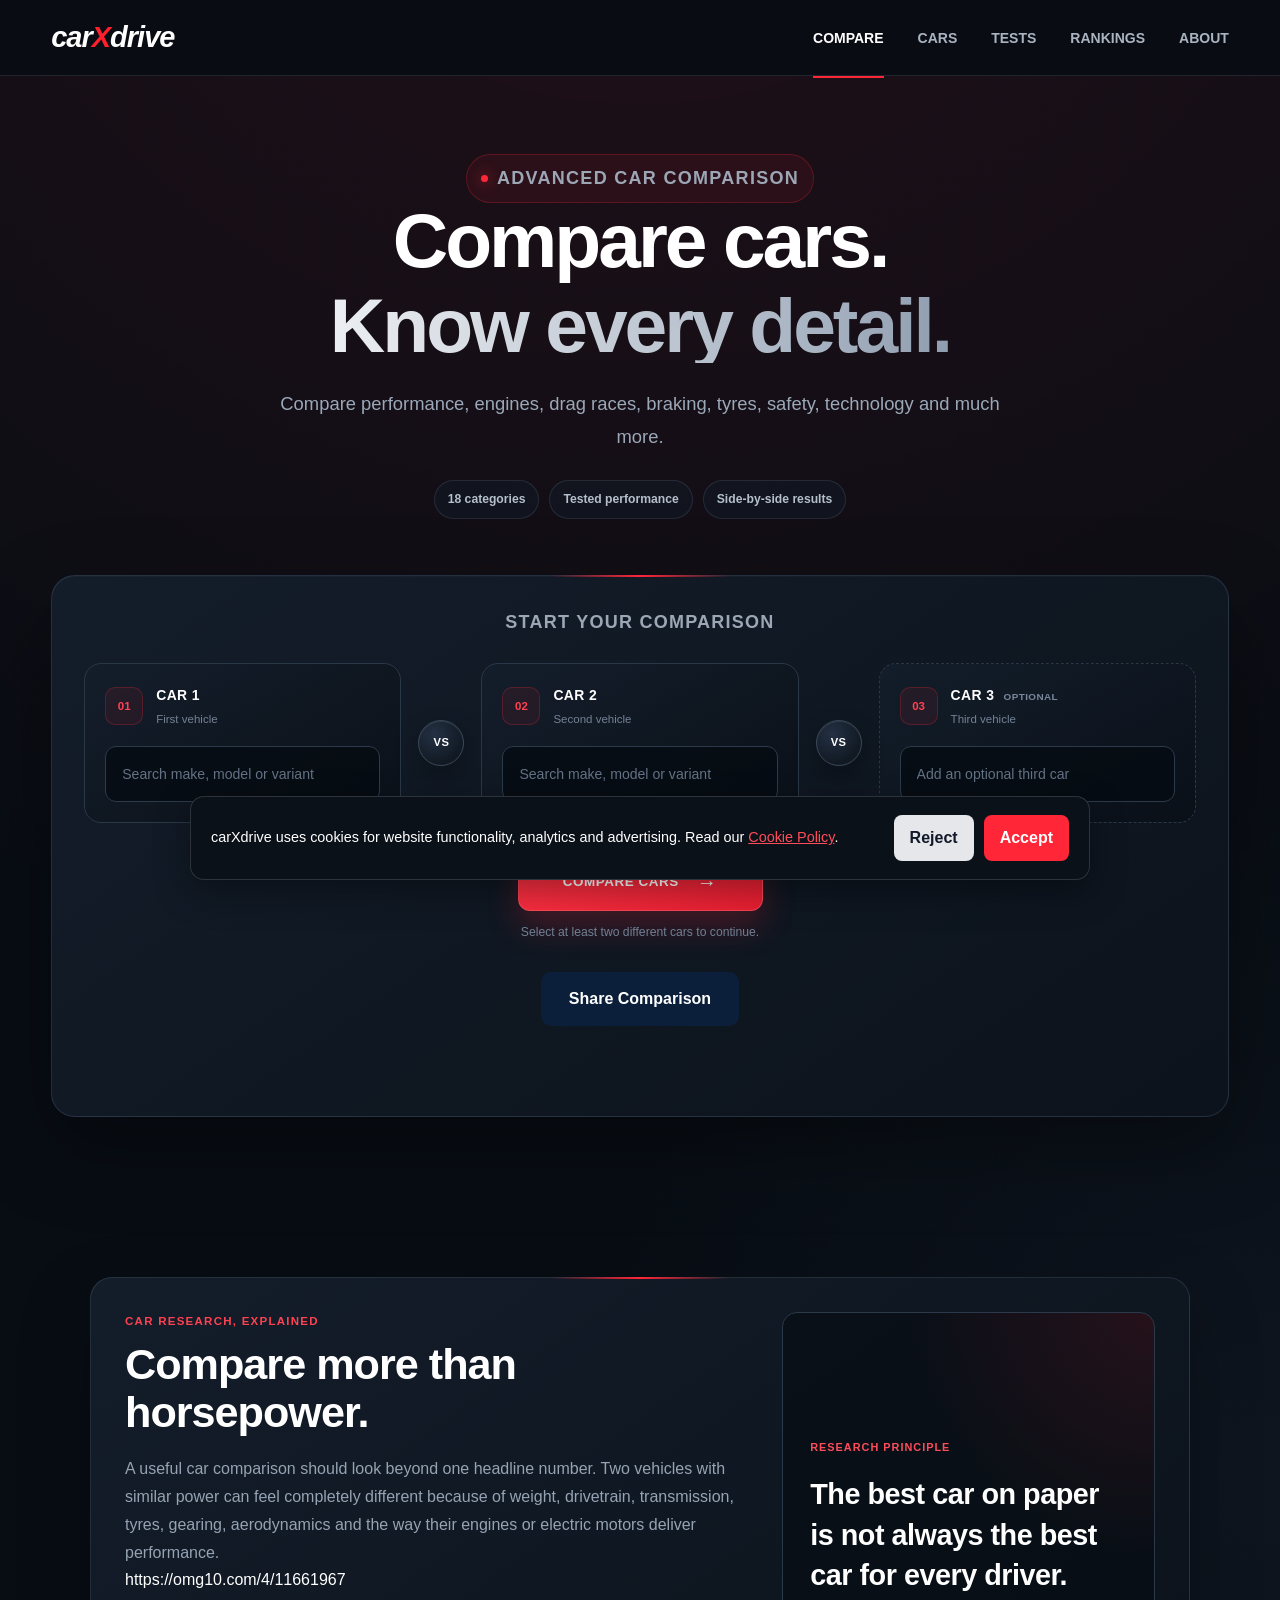
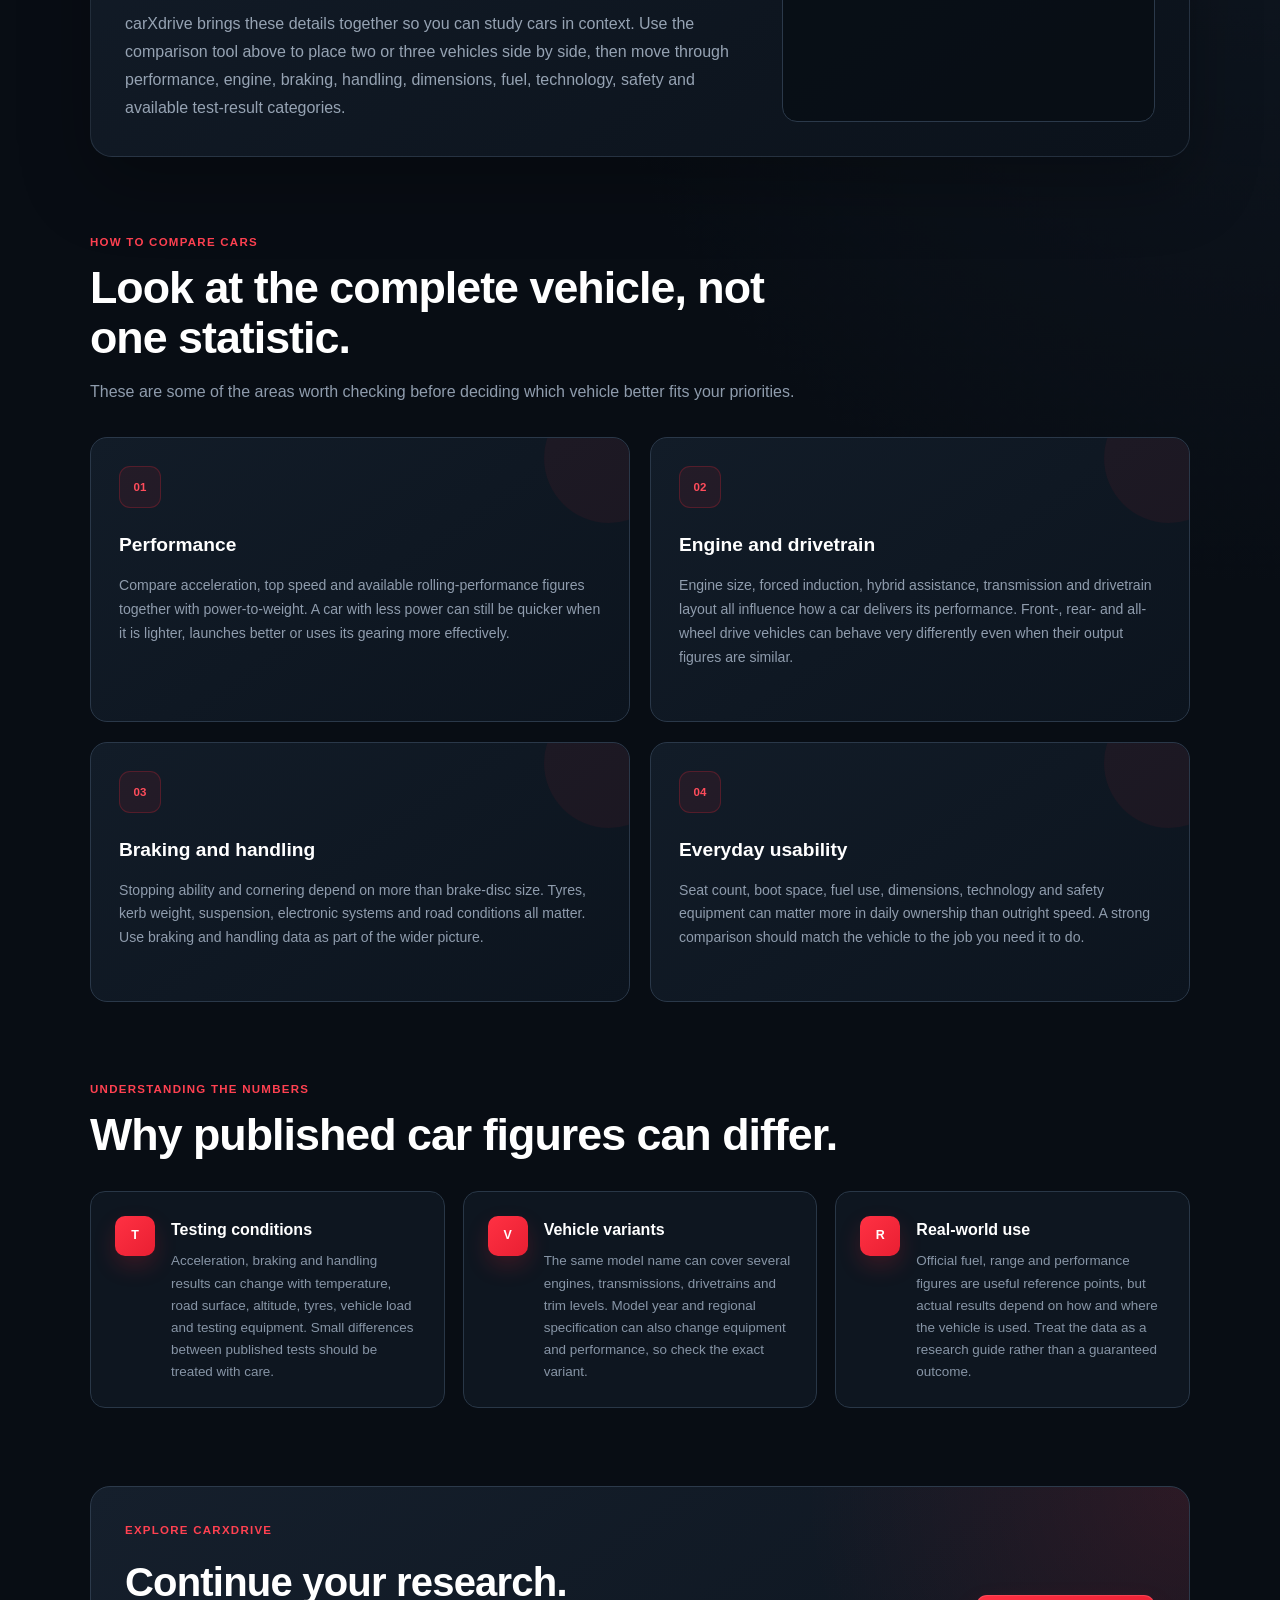
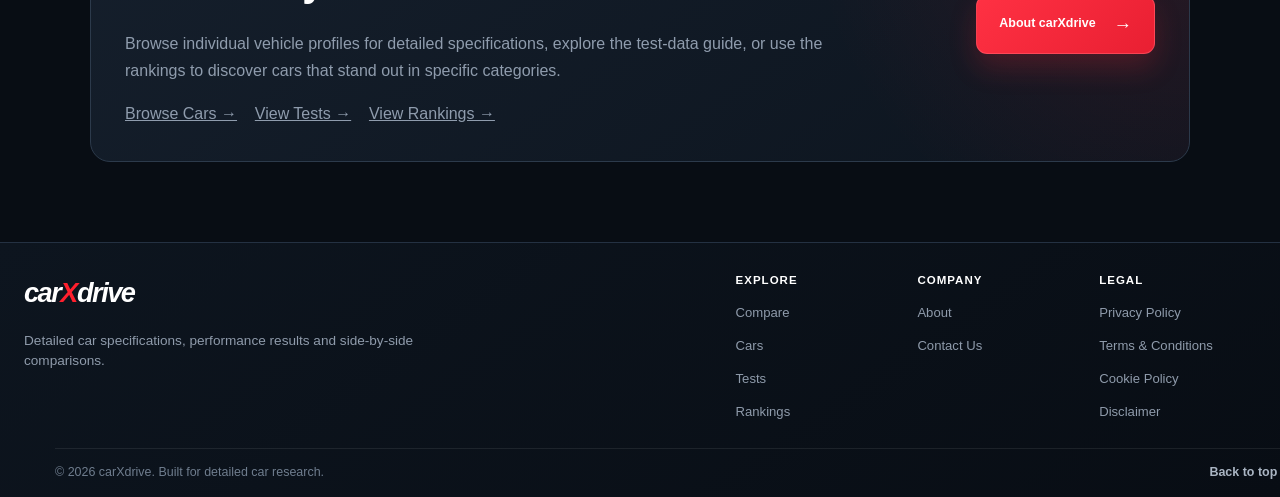
<file: index.html>
<!DOCTYPE html>
<html lang="en">
<head>

  <script>
  window.dataLayer = window.dataLayer || [];

  function gtag() {
    dataLayer.push(arguments);
  }

  gtag("consent", "default", {
    ad_storage: "denied",
    analytics_storage: "denied",
    ad_user_data: "denied",
    ad_personalization: "denied",
    wait_for_update: 500
  });
</script>
  <meta property="og:site_name" content="carXdrive">
<meta property="og:title" content="carXdrive | Compare Cars, Specs and Performance">
<meta
  property="og:description"
  content="Compare cars, specifications, performance, fuel economy, safety, reliability and pricing with carXdrive."
>
<meta property="og:type" content="website">
<meta property="og:url" content="https://carxdrive.co.za/">
<link rel="canonical" href="https://carxdrive.co.za/">
  <!-- Google tag (gtag.js) -->
  <script async src="https://www.googletagmanager.com/gtag/js?id=G-0VBC6T963X"></script>
  <script>
    window.dataLayer = window.dataLayer || [];
    function gtag(){dataLayer.push(arguments);}
    gtag('js', new Date());

    gtag('config', 'G-0VBC6T963X');
  </script>
  <script async
  src="https://pagead2.googlesyndication.com/pagead/js/adsbygoogle.js?client=ca-pub-1628231111650283"
  crossorigin="anonymous"></script>
  <meta charset="UTF-8">

  <meta
    name="viewport"
    content="width=device-width, initial-scale=1.0"
  >

  <meta
    name="description"
    content="Compare cars side by side with detailed performance, engine, braking, handling, fuel economy, safety, technology and test data on carXdrive."
  >
  <script type="application/ld+json">
{
  "@context": "https://schema.org",
  "@type": "Organization",
  "name": "carXdrive",
  "url": "https://carxdrive.co.za/",
  "description": "Automotive research platform for detailed car specifications, comparisons, rankings and published performance information.",
  "email": "worldwide.carxdrive@gmail.com"
}
</script>


  <title>Compare Cars, Specs & Performance | carXdrive</title>
<link rel="icon" type="image/svg+xml" href="data:image/svg+xml,%3Csvg xmlns='http://www.w3.org/2000/svg' viewBox='0 0 64 64'%3E%3Crect width='64' height='64' rx='14' fill='%230b1119'/%3E%3Cpath d='M18 16L32 32L18 48' fill='none' stroke='%23ffffff' stroke-width='7' stroke-linecap='round' stroke-linejoin='round'/%3E%3Cpath d='M46 16L32 32L46 48' fill='none' stroke='%23ff2638' stroke-width='7' stroke-linecap='round' stroke-linejoin='round'/%3E%3C/svg%3E">
  <link
    rel="stylesheet"
    href="css/design-system.css"
  >

  <link
    rel="stylesheet"
    href="css/style.css"
  >
  <script type="application/ld+json">
{
  "@context": "https://schema.org",
  "@type": "WebSite",
  "name": "carXdrive",
  "alternateName": "car X drive",
  "url": "https://carxdrive.co.za/"
}
</script>
</head>

<body class="compare-page">
   
  <header class="topbar mobile-navigation-header">

  <a href="index.html" class="logo">
    car<span class="red-x">X</span>drive
  </a>

  <button
    type="button"
    id="mobileMenuButton"
    class="mobile-menu-button"
    aria-label="Open navigation"
    aria-controls="mainNavigation"
    aria-expanded="false"
  >
    <span></span>
    <span></span>
    <span></span>
  </button>

  <nav
    id="mainNavigation"
    class="nav-links"
    aria-label="Main navigation"
  >
    <a href="index.html#compare" class="active">
      Compare
    </a>

    <a href="cars.html">
      Cars
    </a>

    <a href="tests.html">
      Tests
    </a>

    <a href="rankings.html">
      Rankings
    </a>

    <a href="about.html">
      About
    </a>
  </nav>

</header>

  <main id="compare" class="hero compare-hero">

    <div class="compare-hero-inner">

      <section class="hero-heading">
        <p class="compare-eyebrow">
          Advanced car comparison
        </p>

        <h1>
          Compare cars.
          <span>Know every detail.</span>
        </h1>

        <p class="compare-introduction">
          Compare performance, engines, drag races, braking,
          tyres, safety, technology and much more.
        </p>

        <div class="compare-feature-list">
          <span>18 categories</span>
          <span>Tested performance</span>
          <span>Side-by-side results</span>
        </div>
      </section>

      <section
        class="compare-workspace"
        aria-labelledby="compareWorkspaceTitle"
      >
      <div class="compare-workspace-heading">
  <p
    class="compare-workspace-eyebrow centered-workspace-title"
    id="compareWorkspaceTitle"
  >
    Start your comparison
  </p>
</div>

        <div class="search-grid">

          <!-- Car 1 -->
          <div class="search-card">

            <div class="search-card-heading">
              <span class="search-card-number">01</span>

              <div>
                <label for="carSearch1">
                  Car 1
                </label>

                <p>First vehicle</p>
              </div>
            </div>

            <div class="car-search-input-wrapper">
              <input
                type="text"
                id="carSearch1"
                placeholder="Search make, model or variant"
                autocomplete="off"
                aria-label="Search for Car 1"
              >

              <button
                type="button"
                class="clear-car-button"
                data-slot="1"
                aria-label="Clear Car 1"
              >
                ×
              </button>
            </div>

            <div
              class="search-results"
              id="searchResults1"
            ></div>
          </div>

          <div class="vs-badge" aria-hidden="true">
            VS
          </div>

          <!-- Car 2 -->
          <div class="search-card">

            <div class="search-card-heading">
              <span class="search-card-number">02</span>

              <div>
                <label for="carSearch2">
                  Car 2
                </label>

                <p>Second vehicle</p>
              </div>
            </div>

            <div class="car-search-input-wrapper">
              <input
                type="text"
                id="carSearch2"
                placeholder="Search make, model or variant"
                autocomplete="off"
                aria-label="Search for Car 2"
              >

              <button
                type="button"
                class="clear-car-button"
                data-slot="2"
                aria-label="Clear Car 2"
              >
                ×
              </button>
            </div>

            <div
              class="search-results"
              id="searchResults2"
            ></div>
          </div>

          <div class="vs-badge" aria-hidden="true">
            VS
          </div>

          <!-- Car 3 -->
          <div class="search-card optional">

            <div class="search-card-heading">
              <span class="search-card-number">03</span>

              <div>
                <label for="carSearch3">
                  Car 3
                  <span>Optional</span>
                </label>

                <p>Third vehicle</p>
              </div>
            </div>

            <div class="car-search-input-wrapper">
              <input
                type="text"
                id="carSearch3"
                placeholder="Add an optional third car"
                autocomplete="off"
                aria-label="Search for optional Car 3"
              >

              <button
                type="button"
                class="clear-car-button"
                data-slot="3"
                aria-label="Clear Car 3"
              >
                ×
              </button>
            </div>

            <div
              class="search-results"
              id="searchResults3"
            ></div>
          </div>

        </div>

        <div class="compare-action-row">
          <button
            id="compareButton"
            class="compare-button"
            type="button"
          >
            <span>Compare cars</span>
            <span aria-hidden="true">→</span>
          </button>

          <p>
            Select at least two different cars to continue.
          </p>
        </div>
<div id="comparisonTable"></div>

<button id="shareComparisonBtn" class="share-comparison-btn">
  Share Comparison
</button>

<p id="shareMessage"></p>
      </section>

      <section
        id="comparisonResults"
        class="comparison-results"
        aria-live="polite"
      >

        <div class="comparison-tabs">

          <button
            class="comparison-tab active"
            data-category="overview"
            type="button"
          >
            Overview
          </button>

          <button
            class="comparison-tab"
            data-category="performance"
            type="button"
          >
            Performance
          </button>

          <button
            class="comparison-tab"
            data-category="engine"
            type="button"
          >
            Engine
          </button>

          <button
            class="comparison-tab"
            data-category="transmission"
            type="button"
          >
            Transmission
          </button>

          <button
            class="comparison-tab"
            data-category="drag-race"
            type="button"
          >
            Drag Race
          </button>

          <button
            class="comparison-tab"
            data-category="rolling-race"
            type="button"
          >
            Rolling Race
          </button>

          <button
            class="comparison-tab"
            data-category="tyres"
            type="button"
          >
            Tyres
          </button>

          <button
            class="comparison-tab"
            data-category="brakes"
            type="button"
          >
            Brakes
          </button>

          <button
            class="comparison-tab"
            data-category="handling"
            type="button"
          >
            Handling
          </button>

          <button
            class="comparison-tab"
            data-category="weight"
            type="button"
          >
            Weight
          </button>

          <button
            class="comparison-tab"
            data-category="dimensions"
            type="button"
          >
            Dimensions
          </button>

          <button
            class="comparison-tab"
            data-category="aerodynamics"
            type="button"
          >
            Aerodynamics
          </button>

          <button
            class="comparison-tab"
            data-category="fuel"
            type="button"
          >
            Fuel
          </button>

          <button
            class="comparison-tab"
            data-category="exhaust"
            type="button"
          >
            Exhaust
          </button>

          <button
            class="comparison-tab"
            data-category="interior"
            type="button"
          >
            Interior
          </button>

          <button
            class="comparison-tab"
            data-category="technology"
            type="button"
          >
            Technology
          </button>

          <button
            class="comparison-tab"
            data-category="safety"
            type="button"
          >
            Safety
          </button>

          <button
            class="comparison-tab"
            data-category="test-results"
            type="button"
          >
            Test Results
          </button>

        </div>

        <div id="comparisonContent"></div>

      </section>

    </div>

  </main>

  <!-- Permanent research content for users and search engines -->
  <section class="about-content carxdrive-home-guide" aria-labelledby="homeResearchTitle">
    <div class="about-container">

      <section class="about-mission-panel">
        <div class="about-mission-copy">
          <p class="about-section-eyebrow">Car research, explained</p>

          <h2 id="homeResearchTitle">
            Compare more than horsepower.
          </h2>

          <p>
            A useful car comparison should look beyond one headline number.
            Two vehicles with similar power can feel completely different because
            of weight, drivetrain, transmission, tyres, gearing, aerodynamics and
            the way their engines or electric motors deliver performance.
          </p>
https://omg10.com/4/11661967
          <p>
            carXdrive brings these details together so you can study cars in context.
            Use the comparison tool above to place two or three vehicles side by side,
            then move through performance, engine, braking, handling, dimensions,
            fuel, technology, safety and available test-result categories.
          </p>
        </div>

        <div class="about-mission-statement">
          <span>Research principle</span>
          <blockquote>
            The best car on paper is not always the best car for every driver.
          </blockquote>
        </div>
      </section>

      <section class="about-platform-section" aria-labelledby="comparisonGuideTitle">
        <div class="about-section-heading">
          <p class="about-section-eyebrow">How to compare cars</p>

          <h2 id="comparisonGuideTitle">
            Look at the complete vehicle, not one statistic.
          </h2>

          <p>
            These are some of the areas worth checking before deciding which
            vehicle better fits your priorities.
          </p>
        </div>

        <div class="about-feature-grid">

          <article class="about-feature-card">
            <span class="about-feature-number">01</span>
            <h3>Performance</h3>
            <p>
              Compare acceleration, top speed and available rolling-performance
              figures together with power-to-weight. A car with less power can
              still be quicker when it is lighter, launches better or uses its
              gearing more effectively.
            </p>
          </article>

          <article class="about-feature-card">
            <span class="about-feature-number">02</span>
            <h3>Engine and drivetrain</h3>
            <p>
              Engine size, forced induction, hybrid assistance, transmission and
              drivetrain layout all influence how a car delivers its performance.
              Front-, rear- and all-wheel drive vehicles can behave very differently
              even when their output figures are similar.
            </p>
          </article>

          <article class="about-feature-card">
            <span class="about-feature-number">03</span>
            <h3>Braking and handling</h3>
            <p>
              Stopping ability and cornering depend on more than brake-disc size.
              Tyres, kerb weight, suspension, electronic systems and road conditions
              all matter. Use braking and handling data as part of the wider picture.
            </p>
          </article>

          <article class="about-feature-card">
            <span class="about-feature-number">04</span>
            <h3>Everyday usability</h3>
            <p>
              Seat count, boot space, fuel use, dimensions, technology and safety
              equipment can matter more in daily ownership than outright speed.
              A strong comparison should match the vehicle to the job you need it to do.
            </p>
          </article>

        </div>
      </section>

      <section class="about-values-section">
        <div class="about-section-heading">
          <p class="about-section-eyebrow">Understanding the numbers</p>

          <h2>
            Why published car figures can differ.
          </h2>
        </div>

        <div class="about-values-grid">

          <article class="about-value-card">
            <span class="about-value-icon">T</span>
            <div>
              <h3>Testing conditions</h3>
              <p>
                Acceleration, braking and handling results can change with temperature,
                road surface, altitude, tyres, vehicle load and testing equipment.
                Small differences between published tests should be treated with care.
              </p>
            </div>
          </article>

          <article class="about-value-card">
            <span class="about-value-icon">V</span>
            <div>
              <h3>Vehicle variants</h3>
              <p>
                The same model name can cover several engines, transmissions,
                drivetrains and trim levels. Model year and regional specification
                can also change equipment and performance, so check the exact variant.
              </p>
            </div>
          </article>

          <article class="about-value-card">
            <span class="about-value-icon">R</span>
            <div>
              <h3>Real-world use</h3>
              <p>
                Official fuel, range and performance figures are useful reference
                points, but actual results depend on how and where the vehicle is used.
                Treat the data as a research guide rather than a guaranteed outcome.
              </p>
            </div>
          </article>

        </div>
      </section>

      <section class="about-vision-panel">
        <div>
          <p class="about-section-eyebrow">Explore carXdrive</p>

          <h2>
            Continue your research.
          </h2>

          <p>
            Browse individual vehicle profiles for detailed specifications,
            explore the test-data guide, or use the rankings to discover cars
            that stand out in specific categories.
          </p>

          <p>
            <a href="cars.html">Browse Cars →</a>
            &nbsp;&nbsp;
            <a href="tests.html">View Tests →</a>
            &nbsp;&nbsp;
            <a href="rankings.html">View Rankings →</a>
          </p>
        </div>

        <a href="about.html" class="about-primary-link">
          About carXdrive
          <span aria-hidden="true">→</span>
        </a>
      </section>

    </div>
  </section>

<footer class="site-footer">
  <div class="footer-container">

    <div class="footer-brand">
      <a href="index.html" class="footer-logo">
        car<span class="red-x">X</span>drive
      </a>

      <p>
        Detailed car specifications, performance results
        and side-by-side comparisons.
      </p>
    </div>

    <div class="footer-navigation">

      <div class="footer-column">
        <h2>Explore</h2>

        <a href="index.html#compare">Compare</a>
        <a href="cars.html">Cars</a>
        <a href="tests.html">Tests</a>
        <a href="rankings.html">Rankings</a>
      </div>

      <div class="footer-column">
        <h2>Company</h2>

        <a href="about.html">About</a>
        <a href="contact.html">Contact Us</a>
      </div>

      <div class="footer-column">
        <h2>Legal</h2>

        <a href="privacy.html">Privacy Policy</a>
        <a href="terms.html">Terms &amp; Conditions</a>
        <a href="cookies.html">Cookie Policy</a>
        <a href="disclaimer.html">Disclaimer</a>
      </div>

    </div>

  </div>

  <div class="footer-bottom">
    <p>
      © 2026 carXdrive. Built for detailed car research.
    </p>

    <a href="#">
      Back to top ↑
    </a>

  </div>
</footer>

 <script src="data/cars.js"></script>
<script src="js/script.js"></script>
<script src="js/navigation.js"></script>
<div
  id="cookieConsent"
  class="cookie-consent"
  role="dialog"
  aria-label="Cookie consent"
  aria-live="polite"
>
  <p>
    carXdrive uses cookies for website functionality, analytics and advertising.
    Read our <a href="cookies.html">Cookie Policy</a>.
  </p>

  <div class="cookie-consent-buttons">
    <button type="button" id="rejectCookies">
      Reject
    </button>

    <button type="button" id="acceptCookies">
      Accept
    </button>
  </div>
</div>

<script src="js/cookie-consent.js"></script>

</body>
</html>
</file>
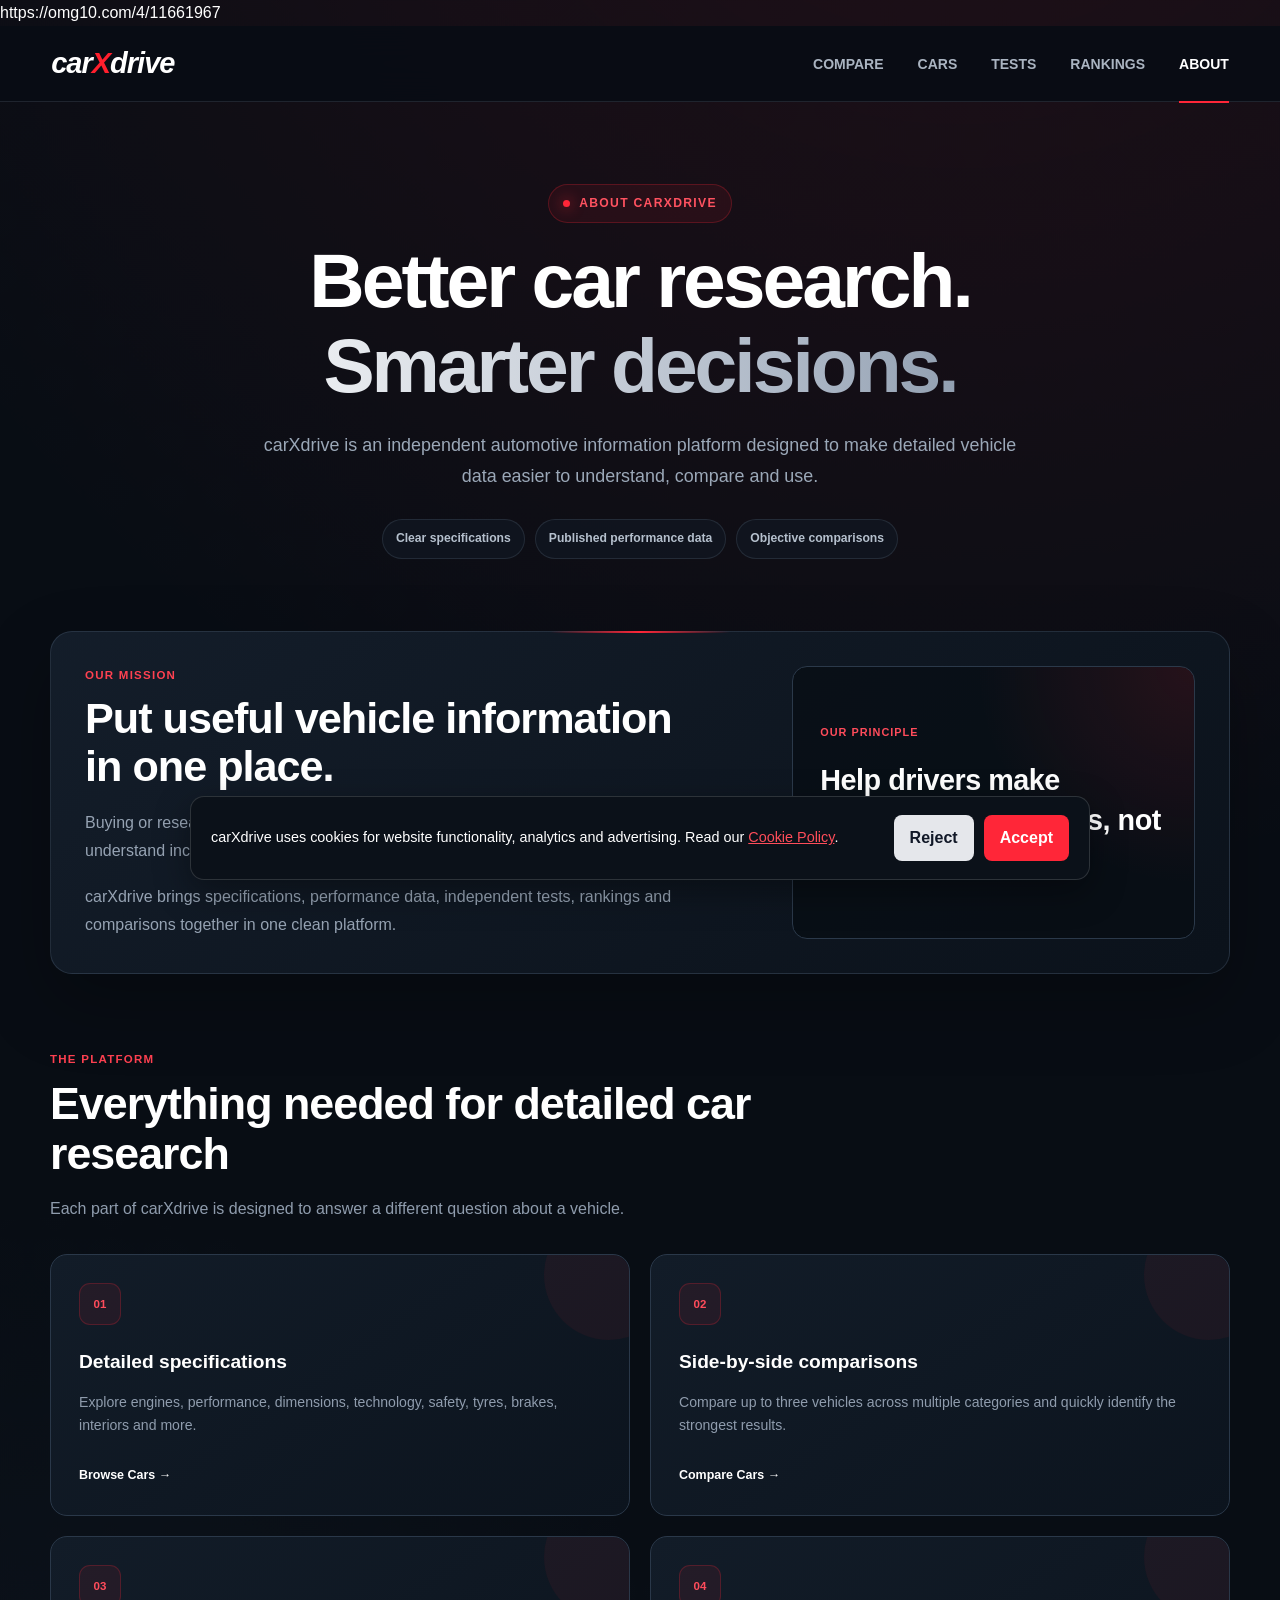
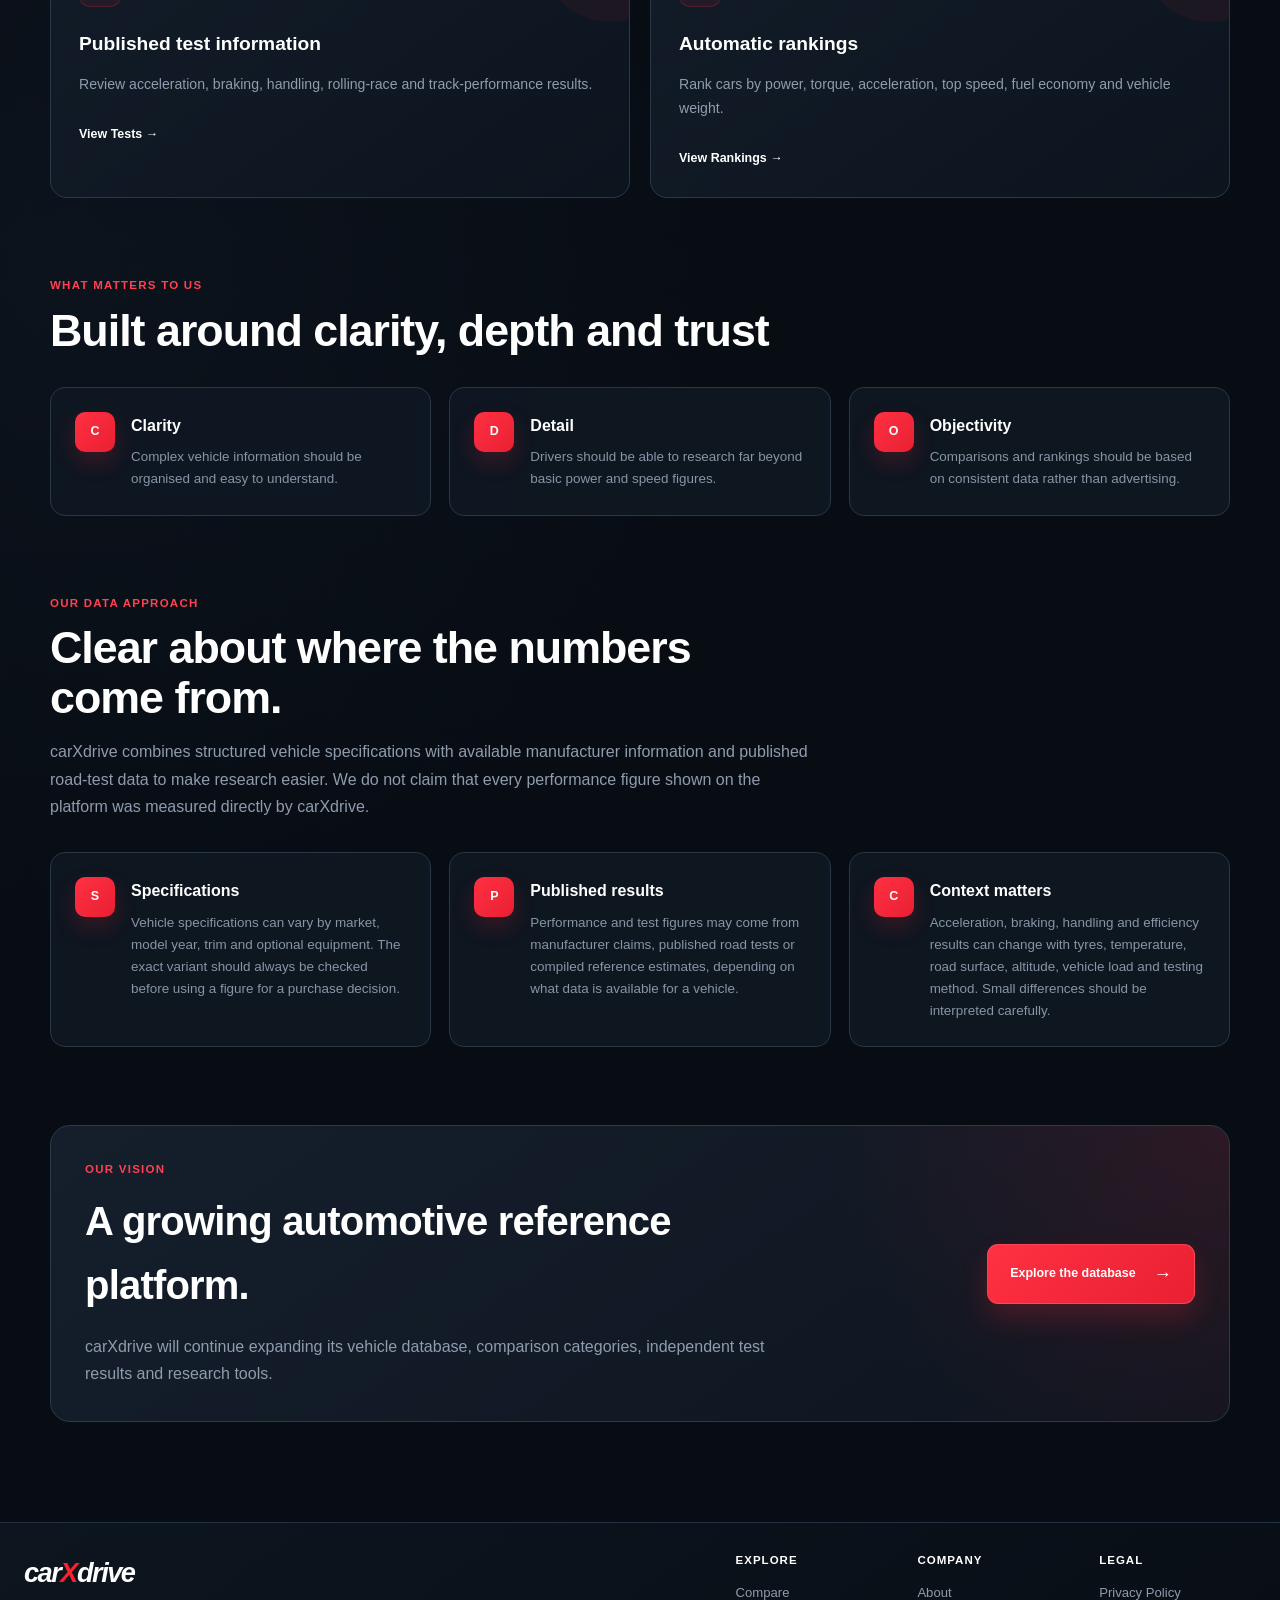
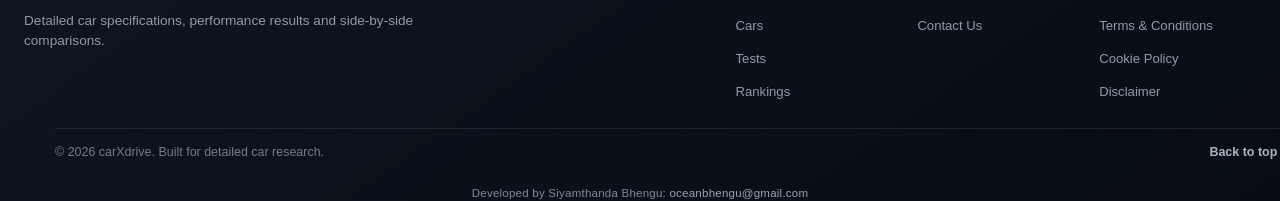
<file: about.html>
<!DOCTYPE html>
<html lang="en">
<head> <!-- Monetag -->
<script>
(function(s){
  s.dataset.zone='11661865',
  s.src='https://nap5k.com/tag.min.js'
})([document.documentElement, document.body].filter(Boolean).pop().appendChild(document.createElement('script')))
</script>
<!-- End Monetag -->
  <script>
  window.dataLayer = window.dataLayer || [];

  function gtag() {
    dataLayer.push(arguments);
  }

  gtag("consent", "default", {
    ad_storage: "denied",
    analytics_storage: "denied",
    ad_user_data: "denied",
    ad_personalization: "denied",
    wait_for_update: 500
  });
</script>
  <!-- Google tag (gtag.js) -->
  <script async src="https://www.googletagmanager.com/gtag/js?id=G-0VBC6T963X"></script>
  <script>
    window.dataLayer = window.dataLayer || [];
    function gtag(){dataLayer.push(arguments);}
    gtag('js', new Date());

    gtag('config', 'G-0VBC6T963X');
  </script>
  <script async
  src="https://pagead2.googlesyndication.com/pagead/js/adsbygoogle.js?client=ca-pub-1628231111650283"
  crossorigin="anonymous"></script>
  <meta charset="UTF-8">

  <meta
    name="viewport"
    content="width=device-width, initial-scale=1.0"
  >

  <meta
    name="description"
    content="Learn about carXdrive, an independent automotive research platform for detailed car specifications, published performance data, comparisons and rankings."
  >https://omg10.com/4/11661967

  <title>About | carXdrive</title>
  <link rel="icon" type="image/svg+xml" href="data:image/svg+xml,%3Csvg xmlns='http://www.w3.org/2000/svg' viewBox='0 0 64 64'%3E%3Crect width='64' height='64' rx='14' fill='%230b1119'/%3E%3Cpath d='M18 16L32 32L18 48' fill='none' stroke='%23ffffff' stroke-width='7' stroke-linecap='round' stroke-linejoin='round'/%3E%3Cpath d='M46 16L32 32L46 48' fill='none' stroke='%23ff2638' stroke-width='7' stroke-linecap='round' stroke-linejoin='round'/%3E%3C/svg%3E">

  <link
    rel="stylesheet"
    href="css/design-system.css"
  >

  <link
    rel="stylesheet"
    href="css/style.css"
  >
</head>

<body class="about-page-body">

 <header class="topbar mobile-navigation-header">

  <a href="index.html" class="logo">
    car<span class="red-x">X</span>drive
  </a>

  <button
    type="button"
    id="mobileMenuButton"
    class="mobile-menu-button"
    aria-label="Open navigation"
    aria-controls="mainNavigation"
    aria-expanded="false"
  >
    <span></span>
    <span></span>
    <span></span>
  </button>

  <nav
    id="mainNavigation"
    class="nav-links"
    aria-label="Main navigation"
  >
    <a href="index.html#compare">
      Compare
    </a>

    <a href="cars.html">
      Cars
    </a>

    <a href="tests.html">
      Tests
    </a>

    <a href="rankings.html">
      Rankings
    </a>

    <a href="about.html" class="active">
      About
    </a>
  </nav>

</header>
  <main class="about-page">

    <section class="about-hero">
      <div class="about-container">

        <p class="about-eyebrow">
          About carXdrive
        </p>

        <h1>
          Better car research.
          <span>Smarter decisions.</span>
        </h1>

        <p class="about-introduction">
          carXdrive is an independent automotive information
          platform designed to make detailed vehicle data easier
          to understand, compare and use.
        </p>

        <div class="about-feature-list">
          <span>Clear specifications</span>
          <span>Published performance data</span>
          <span>Objective comparisons</span>
        </div>

      </div>
    </section>

    <section class="about-content">
      <div class="about-container">

        <section class="about-mission-panel">

          <div class="about-mission-copy">
            <p class="about-section-eyebrow">
              Our mission
            </p>

            <h2>
              Put useful vehicle information in one place.
            </h2>

            <p>
              Buying or researching a car should not require
              opening dozens of websites and trying to understand
              inconsistent information.
            </p>

            <p>
              carXdrive brings specifications, performance data,
              independent tests, rankings and comparisons together
              in one clean platform.
            </p>
          </div>

          <div class="about-mission-statement">
            <span>Our principle</span>

            <blockquote>
              Help drivers make decisions using facts,
              not marketing.
            </blockquote>
          </div>

        </section>

        <section
          class="about-platform-section"
          aria-labelledby="platformFeaturesTitle"
        >

          <div class="about-section-heading">
            <p class="about-section-eyebrow">
              The platform
            </p>

            <h2 id="platformFeaturesTitle">
              Everything needed for detailed car research
            </h2>

            <p>
              Each part of carXdrive is designed to answer a
              different question about a vehicle.
            </p>
          </div>

          <div class="about-feature-grid">

            <article class="about-feature-card">
              <span class="about-feature-number">
                01
              </span>

              <h3>Detailed specifications</h3>

              <p>
                Explore engines, performance, dimensions,
                technology, safety, tyres, brakes, interiors
                and more.
              </p>

              <a href="cars.html">
                Browse Cars →
              </a>
            </article>

            <article class="about-feature-card">
              <span class="about-feature-number">
                02
              </span>

              <h3>Side-by-side comparisons</h3>

              <p>
                Compare up to three vehicles across multiple
                categories and quickly identify the strongest
                results.
              </p>

              <a href="index.html#compare">
                Compare Cars →
              </a>
            </article>

            <article class="about-feature-card">
              <span class="about-feature-number">
                03
              </span>

              <h3>Published test information</h3>

              <p>
                Review acceleration, braking, handling,
                rolling-race and track-performance results.
              </p>

              <a href="tests.html">
                View Tests →
              </a>
            </article>

            <article class="about-feature-card">
              <span class="about-feature-number">
                04
              </span>

              <h3>Automatic rankings</h3>

              <p>
                Rank cars by power, torque, acceleration,
                top speed, fuel economy and vehicle weight.
              </p>

              <a href="rankings.html">
                View Rankings →
              </a>
            </article>

          </div>

        </section>

        <section class="about-values-section">

          <div class="about-section-heading">
            <p class="about-section-eyebrow">
              What matters to us
            </p>

            <h2>
              Built around clarity, depth and trust
            </h2>
          </div>

          <div class="about-values-grid">

            <article class="about-value-card">
              <span class="about-value-icon">
                C
              </span>

              <div>
                <h3>Clarity</h3>

                <p>
                  Complex vehicle information should be organised
                  and easy to understand.
                </p>
              </div>
            </article>

            <article class="about-value-card">
              <span class="about-value-icon">
                D
              </span>

              <div>
                <h3>Detail</h3>

                <p>
                  Drivers should be able to research far beyond
                  basic power and speed figures.
                </p>
              </div>
            </article>

            <article class="about-value-card">
              <span class="about-value-icon">
                O
              </span>

              <div>
                <h3>Objectivity</h3>

                <p>
                  Comparisons and rankings should be based on
                  consistent data rather than advertising.
                </p>
              </div>
            </article>

          </div>

        </section>

        <section class="about-values-section" aria-labelledby="dataApproachTitle">

          <div class="about-section-heading">
            <p class="about-section-eyebrow">
              Our data approach
            </p>

            <h2 id="dataApproachTitle">
              Clear about where the numbers come from.
            </h2>

            <p>
              carXdrive combines structured vehicle specifications with available
              manufacturer information and published road-test data to make research
              easier. We do not claim that every performance figure shown on the
              platform was measured directly by carXdrive.
            </p>
          </div>

          <div class="about-values-grid">

            <article class="about-value-card">
              <span class="about-value-icon">
                S
              </span>

              <div>
                <h3>Specifications</h3>

                <p>
                  Vehicle specifications can vary by market, model year, trim and
                  optional equipment. The exact variant should always be checked
                  before using a figure for a purchase decision.
                </p>
              </div>
            </article>

            <article class="about-value-card">
              <span class="about-value-icon">
                P
              </span>

              <div>
                <h3>Published results</h3>

                <p>
                  Performance and test figures may come from manufacturer claims,
                  published road tests or compiled reference estimates, depending on
                  what data is available for a vehicle.
                </p>
              </div>
            </article>

            <article class="about-value-card">
              <span class="about-value-icon">
                C
              </span>

              <div>
                <h3>Context matters</h3>

                <p>
                  Acceleration, braking, handling and efficiency results can change
                  with tyres, temperature, road surface, altitude, vehicle load and
                  testing method. Small differences should be interpreted carefully.
                </p>
              </div>
            </article>

          </div>

        </section>

        <section class="about-vision-panel">

          <div>
            <p class="about-section-eyebrow">
              Our vision
            </p>

            <h2>
              A growing automotive reference platform.
            </h2>

            <p>
              carXdrive will continue expanding its vehicle
              database, comparison categories, independent test
              results and research tools.
            </p>
          </div>

          <a
            href="cars.html"
            class="about-primary-link"
          >
            Explore the database
            <span aria-hidden="true">→</span>
          </a>

        </section>

      </div>
    </section>

  </main>

 <footer class="site-footer">
  <div class="footer-container">

    <div class="footer-brand">
      <a href="index.html" class="footer-logo">
        car<span class="red-x">X</span>drive
      </a>

      <p>
        Detailed car specifications, performance results
        and side-by-side comparisons.
      </p>
    </div>

    <div class="footer-navigation">

      <div class="footer-column">
        <h2>Explore</h2>

        <a href="index.html#compare">Compare</a>
        <a href="cars.html">Cars</a>
        <a href="tests.html">Tests</a>
        <a href="rankings.html">Rankings</a>
      </div>

      <div class="footer-column">
        <h2>Company</h2>

        <a href="about.html">About</a>
        <a href="contact.html">Contact Us</a>
      </div>

      <div class="footer-column">
        <h2>Legal</h2>

        <a href="privacy.html">Privacy Policy</a>
        <a href="terms.html">Terms &amp; Conditions</a>
        <a href="cookies.html">Cookie Policy</a>
        <a href="disclaimer.html">Disclaimer</a>
      </div>

    </div>

  </div>

  <div class="footer-bottom">
    <p>
      © 2026 carXdrive. Built for detailed car research.
    </p>

    <a href="#">
      Back to top ↑
    </a>
  </div>
  <p class="developer-credit">
  Developed by Siyamthanda Bhengu:
  <a href="mailto:oceanbhengu@gmail.com">oceanbhengu@gmail.com</a>
</p>
</footer>

<script src="js/navigation.js"></script>
<div
  id="cookieConsent"
  class="cookie-consent"
  role="dialog"
  aria-label="Cookie consent"
  aria-live="polite"
>
  <p>
    carXdrive uses cookies for website functionality, analytics and advertising.
    Read our <a href="cookies.html">Cookie Policy</a>.
  </p>

  <div class="cookie-consent-buttons">
    <button type="button" id="rejectCookies">
      Reject
    </button>

    <button type="button" id="acceptCookies">
      Accept
    </button>
  </div>
</div>

<script src="js/cookie-consent.js"></script>

</body>
</html>
</file>
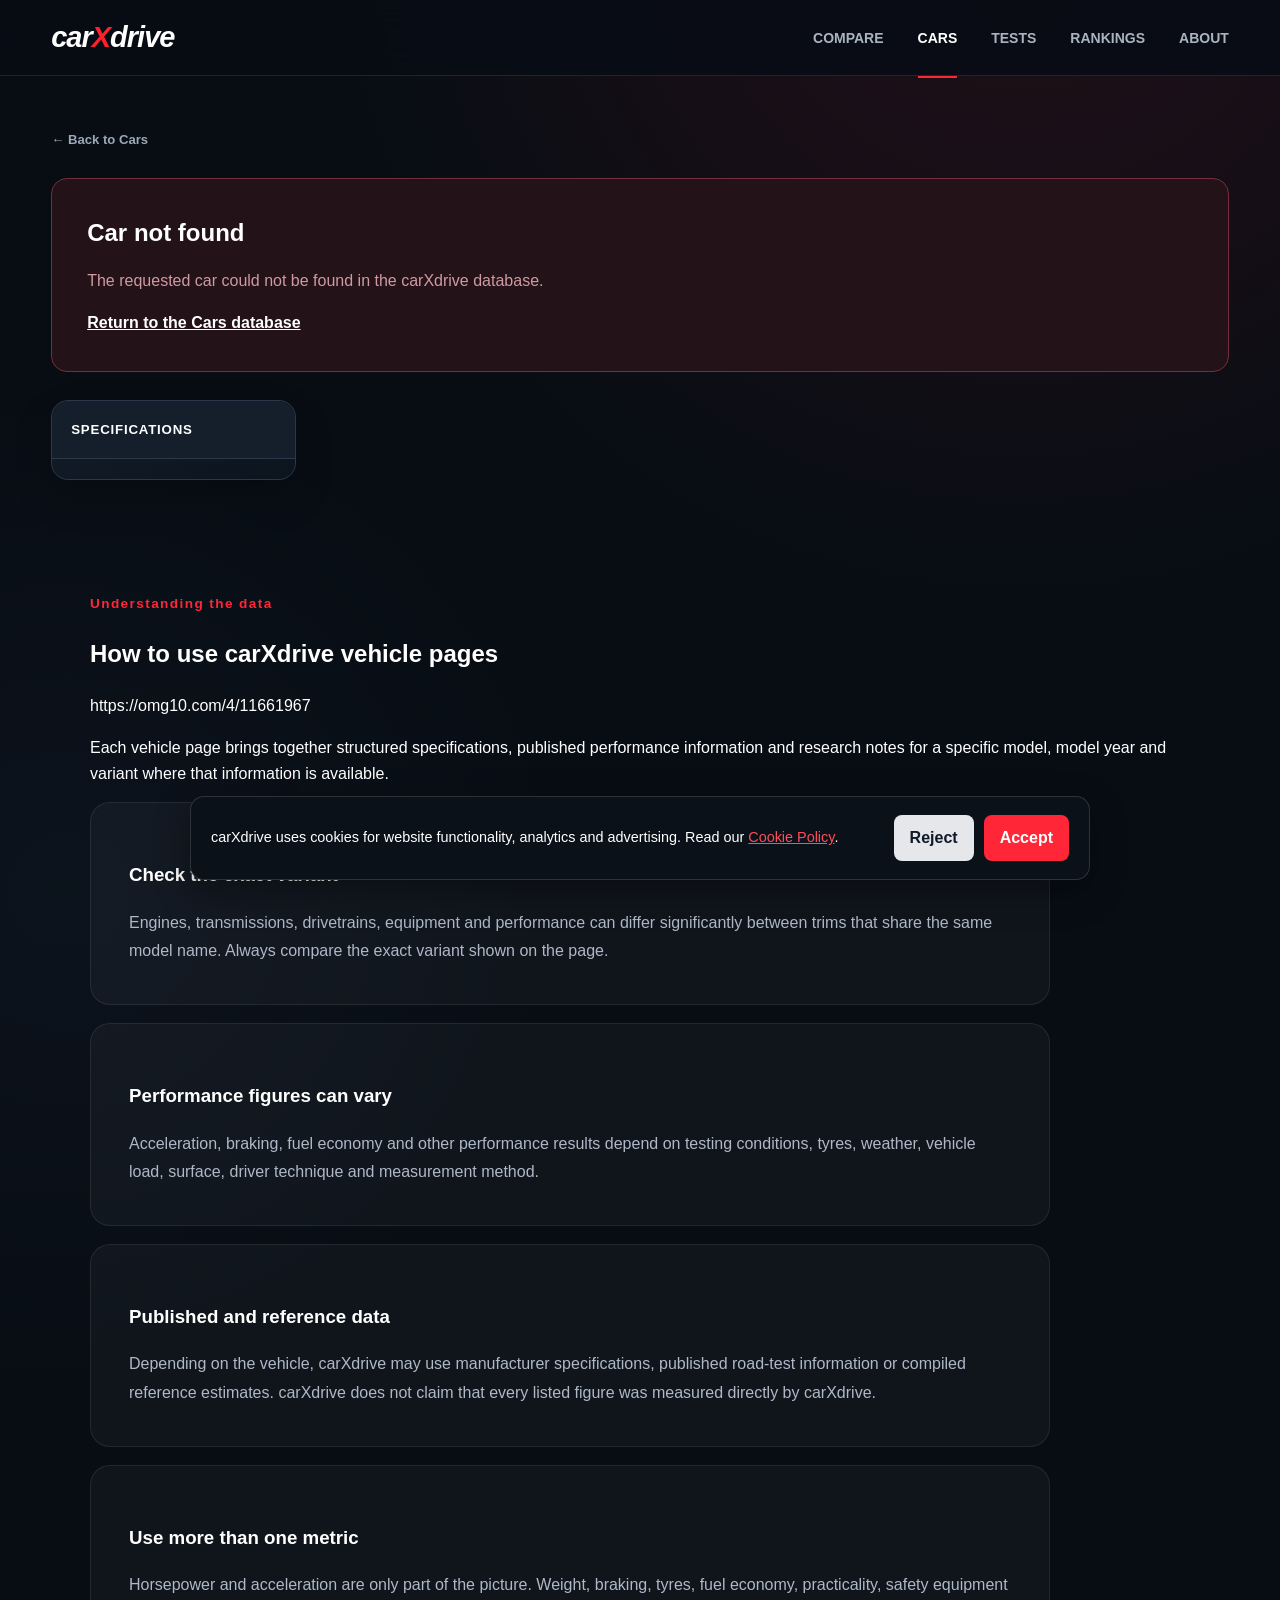
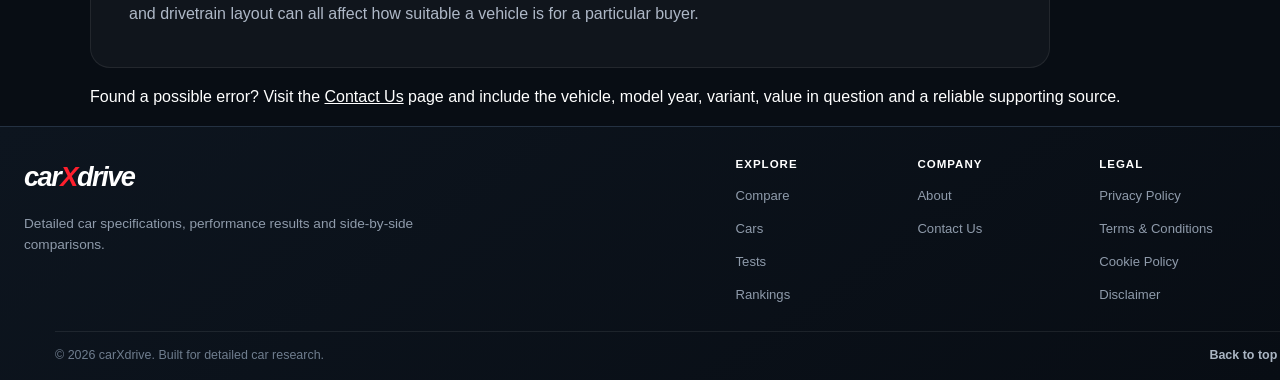
<file: car.html>
<!DOCTYPE html>
<html lang="en">
<head>

  <!-- Google tag (gtag.js) -->
  <script async src="https://www.googletagmanager.com/gtag/js?id=G-0VBC6T963X"></script>
  <script>
    gtag("js", new Date());
    gtag("config", "G-0VBC6T963X");
  </script>

  <!-- Google AdSense -->
  <script
    async
    src="https://pagead2.googlesyndication.com/pagead/js/adsbygoogle.js?client=ca-pub-1628231111650283"
    crossorigin="anonymous"
  ></script>

  <meta charset="UTF-8">

  <meta
    name="viewport"
    content="width=device-width, initial-scale=1.0"
  >

  <meta
    name="description"
    content="View detailed vehicle specifications, published performance information, dimensions, fuel economy, safety data and carXdrive research notes."
  >

  <title>Car Specifications &amp; Performance | carXdrive</title>

  <link
    rel="icon"
    type="image/svg+xml"
    href="data:image/svg+xml,%3Csvg xmlns='http://www.w3.org/2000/svg' viewBox='0 0 64 64'%3E%3Crect width='64' height='64' rx='14' fill='%230b1119'/%3E%3Cpath d='M18 16L32 32L18 48' fill='none' stroke='%23ffffff' stroke-width='7' stroke-linecap='round' stroke-linejoin='round'/%3E%3Cpath d='M46 16L32 32L46 48' fill='none' stroke='%23ff2638' stroke-width='7' stroke-linecap='round' stroke-linejoin='round'/%3E%3C/svg%3E"
  >

  <link rel="stylesheet" href="css/design-system.css">
  <link rel="stylesheet" href="css/style.css">
</head>

<body class="car-details-page-body">

  <header class="topbar mobile-navigation-header">

    <a href="index.html" class="logo">
      car<span class="red-x">X</span>drive
    </a>

    <button
      type="button"
      id="mobileMenuButton"
      class="mobile-menu-button"
      aria-label="Open navigation"
      aria-controls="mainNavigation"
      aria-expanded="false"
    >
      <span></span>
      <span></span>
      <span></span>
    </button>

    <nav
      id="mainNavigation"
      class="nav-links"
      aria-label="Main navigation"
    >
      <a href="index.html#compare">Compare</a>
      <a href="cars.html" class="active">Cars</a>
      <a href="tests.html">Tests</a>
      <a href="rankings.html">Rankings</a>
      <a href="about.html">About</a>
    </nav>

  </header>


  <main>

    <section class="car-details-content">
      <div class="car-details-container">

        <a
          href="cars.html"
          class="back-to-cars-link"
        >
          ← Back to Cars
        </a>

        <div
          id="carDetailsError"
          class="car-details-error"
          role="alert"
          hidden
        >
          <h1>Car not found</h1>

          <p>
            The requested car could not be found in the
            carXdrive database.
          </p>

          <a href="cars.html">
            Return to the Cars database
          </a>
        </div>

        <div class="car-details-layout">

          <aside class="car-sections-sidebar">
            <div class="car-sections-sidebar-inner">

              <h2>Specifications</h2>

              <nav
                id="carSectionNavigation"
                class="car-section-navigation"
                aria-label="Car specification sections"
              >
                <!-- Section links are generated by JavaScript -->
              </nav>

            </div>
          </aside>

          <div
            id="carSpecifications"
            class="car-specifications-content"
          >
            <!-- Car information is generated by JavaScript -->
          </div>

        </div>

      </div>
    </section>


    <section class="car-details-research-guide">
      <div class="about-container">

        <p class="about-eyebrow">
          Understanding the data
        </p>

        <h2>
          How to use carXdrive vehicle pages
        </h2>
https://omg10.com/4/11661967
        <p>
          Each vehicle page brings together structured specifications,
          published performance information and research notes for a specific
          model, model year and variant where that information is available.
        </p>

        <div class="legal-page-container">

          <section class="legal-card">
            <h3>Check the exact variant</h3>

            <p>
              Engines, transmissions, drivetrains, equipment and performance
              can differ significantly between trims that share the same model
              name. Always compare the exact variant shown on the page.
            </p>
          </section>

          <section class="legal-card">
            <h3>Performance figures can vary</h3>

            <p>
              Acceleration, braking, fuel economy and other performance results
              depend on testing conditions, tyres, weather, vehicle load,
              surface, driver technique and measurement method.
            </p>
          </section>

          <section class="legal-card">
            <h3>Published and reference data</h3>

            <p>
              Depending on the vehicle, carXdrive may use manufacturer
              specifications, published road-test information or compiled
              reference estimates. carXdrive does not claim that every listed
              figure was measured directly by carXdrive.
            </p>
          </section>

          <section class="legal-card">
            <h3>Use more than one metric</h3>

            <p>
              Horsepower and acceleration are only part of the picture.
              Weight, braking, tyres, fuel economy, practicality, safety
              equipment and drivetrain layout can all affect how suitable
              a vehicle is for a particular buyer.
            </p>
          </section>

        </div>

        <p>
          Found a possible error? Visit the
          <a href="contact.html">Contact Us</a> page and include the vehicle,
          model year, variant, value in question and a reliable supporting source.
        </p>

      </div>
    </section>

  </main>


  <footer class="site-footer">

    <div class="footer-container">

      <div class="footer-brand">
        <a href="index.html" class="footer-logo">
          car<span class="red-x">X</span>drive
        </a>

        <p>
          Detailed car specifications, performance results
          and side-by-side comparisons.
        </p>
      </div>

      <div class="footer-navigation">

        <div class="footer-column">
          <h2>Explore</h2>

          <a href="index.html#compare">Compare</a>
          <a href="cars.html">Cars</a>
          <a href="tests.html">Tests</a>
          <a href="rankings.html">Rankings</a>
        </div>

        <div class="footer-column">
          <h2>Company</h2>

          <a href="about.html">About</a>
          <a href="contact.html">Contact Us</a>
        </div>

        <div class="footer-column">
          <h2>Legal</h2>

          <a href="privacy.html">Privacy Policy</a>
          <a href="terms.html">Terms &amp; Conditions</a>
          <a href="cookies.html">Cookie Policy</a>
          <a href="disclaimer.html">Disclaimer</a>
        </div>

      </div>

    </div>

    <div class="footer-bottom">

      <p>
        © 2026 carXdrive. Built for detailed car research.
      </p>

      <a href="#">
        Back to top ↑
      </a>

    </div>

  </footer>


  <script src="data/cars.js"></script>
  <script src="js/car-details.js"></script>
  <script src="js/navigation.js"></script>


  <div
    id="cookieConsent"
    class="cookie-consent"
    role="dialog"
    aria-label="Cookie consent"
    aria-live="polite"
  >
    <p>
      carXdrive uses cookies for website functionality, analytics and advertising.
      Read our <a href="cookies.html">Cookie Policy</a>.
    </p>

    <div class="cookie-consent-buttons">

      <button type="button" id="rejectCookies">
        Reject
      </button>

      <button type="button" id="acceptCookies">
        Accept
      </button>

    </div>
  </div>

  <script src="js/cookie-consent.js"></script>

</body>
</html>
</file>
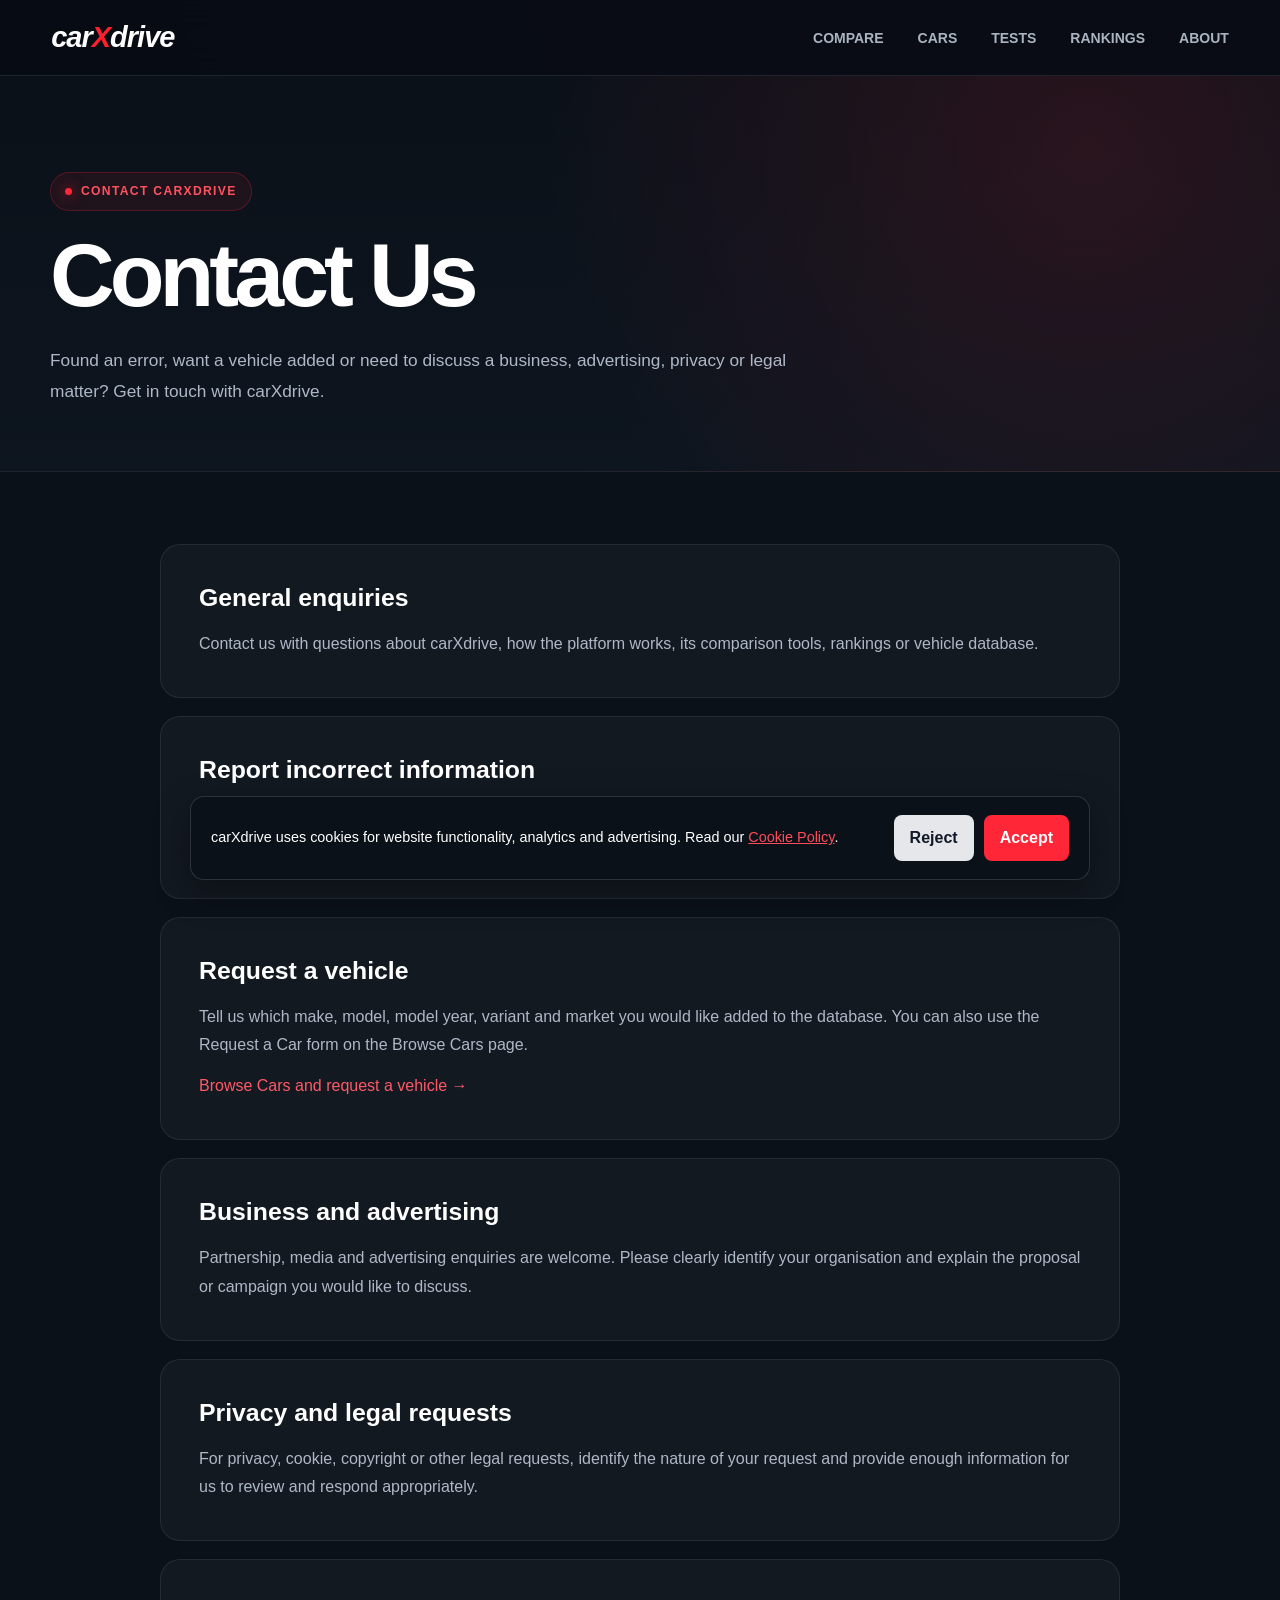
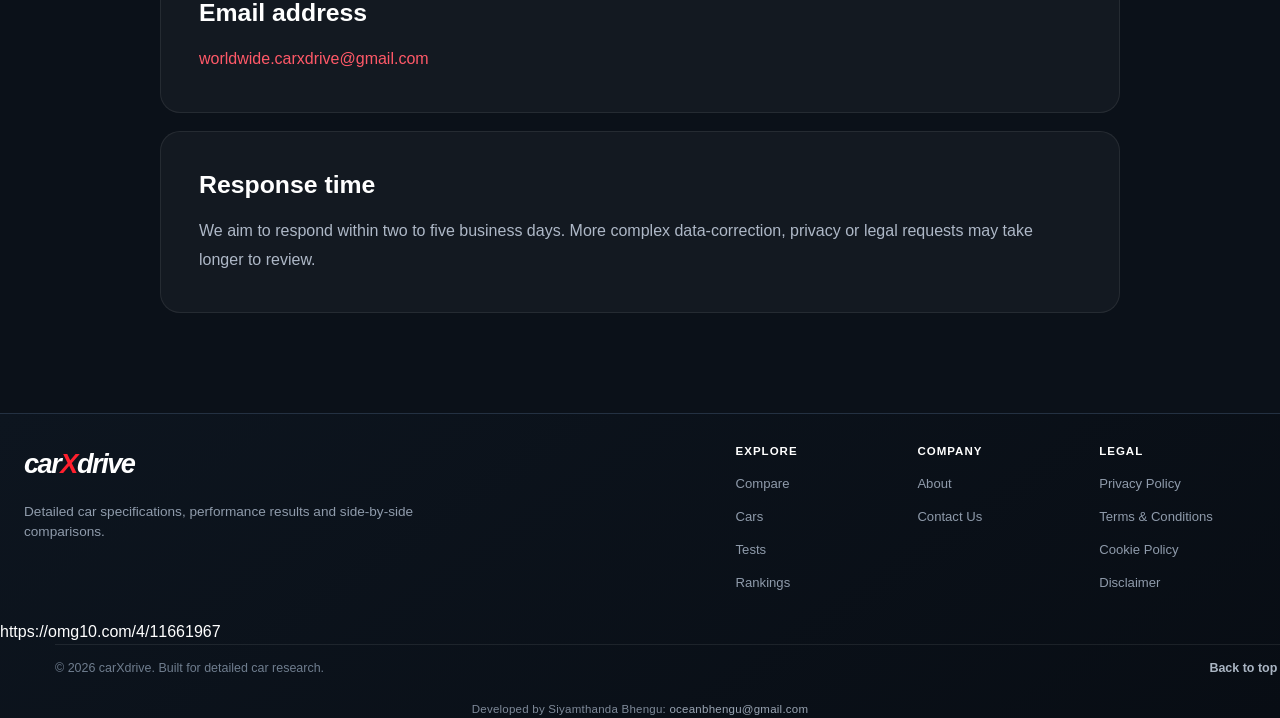
<file: contact.html>
<!DOCTYPE html>
<html lang="en">
<head>
  <script src="https://5gvci.com/act/files/tag.min.js?z=11661566" data-cfasync="false" async></script>
  <script>(function(s){s.dataset.zone='11661401',s.src='https://nap5k.com/tag.min.js'})([document.documentElement, document.body].filter(Boolean).pop().appendChild(document.createElement('script')))</script>
  <script>
    window.dataLayer = window.dataLayer || [];

    function gtag() {
      dataLayer.push(arguments);
    }

    gtag("consent", "default", {
      ad_storage: "denied",
      analytics_storage: "denied",
      ad_user_data: "denied",
      ad_personalization: "denied",
      wait_for_update: 500
    });
  </script>

  <script async src="https://www.googletagmanager.com/gtag/js?id=G-0VBC6T963X"></script>
  <script>
    window.dataLayer = window.dataLayer || [];
    function gtag(){dataLayer.push(arguments);}
    gtag('js', new Date());
    gtag('config', 'G-0VBC6T963X');
  </script>

  <script async
    src="https://pagead2.googlesyndication.com/pagead/js/adsbygoogle.js?client=ca-pub-1628231111650283"
    crossorigin="anonymous"></script>

  <meta charset="UTF-8">
  <meta name="viewport" content="width=device-width, initial-scale=1.0">

  <meta
    name="description"
    content="Contact carXdrive for general support, vehicle requests, data corrections, business enquiries, advertising and legal matters."
  >

  <title>Contact Us | carXdrive</title>

  <link
    rel="icon"
    type="image/svg+xml"
    href="data:image/svg+xml,%3Csvg xmlns='http://www.w3.org/2000/svg' viewBox='0 0 64 64'%3E%3Crect width='64' height='64' rx='14' fill='%230b1119'/%3E%3Cpath d='M18 16L32 32L18 48' fill='none' stroke='%23ffffff' stroke-width='7' stroke-linecap='round' stroke-linejoin='round'/%3E%3Cpath d='M46 16L32 32L46 48' fill='none' stroke='%23ff2638' stroke-width='7' stroke-linecap='round' stroke-linejoin='round'/%3E%3C/svg%3E"
  >

  <link rel="stylesheet" href="css/design-system.css">
  <link rel="stylesheet" href="css/style.css">
</head>

<body class="about-page-body">

  <header class="topbar mobile-navigation-header">

    <a href="index.html" class="logo">
      car<span class="red-x">X</span>drive
    </a>

    <button
      type="button"
      id="mobileMenuButton"
      class="mobile-menu-button"
      aria-label="Open navigation"
      aria-controls="mainNavigation"
      aria-expanded="false"
    >
      <span></span>
      <span></span>
      <span></span>
    </button>

    <nav
      id="mainNavigation"
      class="nav-links"
      aria-label="Main navigation"
    >
      <a href="index.html#compare">Compare</a>
      <a href="cars.html">Cars</a>
      <a href="tests.html">Tests</a>
      <a href="rankings.html">Rankings</a>
      <a href="about.html">About</a>
    </nav>

  </header>


  <main class="legal-page">

    <section class="legal-page-hero">
      <div class="about-container">

        <p class="about-eyebrow">
          Contact carXdrive
        </p>

        <h1>
          Contact Us
        </h1>

        <p class="legal-page-introduction">
          Found an error, want a vehicle added or need to discuss a business,
          advertising, privacy or legal matter? Get in touch with carXdrive.
        </p>

      </div>
    </section>


    <section class="legal-page-content">
      <div class="about-container legal-page-container">

        <section class="legal-card">
          <h2>General enquiries</h2>
          <p>
            Contact us with questions about carXdrive, how the platform works,
            its comparison tools, rankings or vehicle database.
          </p>
        </section>

        <section class="legal-card">
          <h2>Report incorrect information</h2>
          <p>
            Accuracy matters to us. When reporting a possible error, include
            the vehicle make, model, model year, variant, the value you believe
            is incorrect and a reliable supporting source whenever possible.
          </p>
        </section>

        <section class="legal-card">
          <h2>Request a vehicle</h2>
          <p>
            Tell us which make, model, model year, variant and market you would
            like added to the database. You can also use the Request a Car form
            on the Browse Cars page.
          </p>

          <p>
            <a href="cars.html">
              Browse Cars and request a vehicle →
            </a>
          </p>
        </section>

        <section class="legal-card">
          <h2>Business and advertising</h2>
          <p>
            Partnership, media and advertising enquiries are welcome.
            Please clearly identify your organisation and explain the proposal
            or campaign you would like to discuss.
          </p>
        </section>

        <section class="legal-card">
          <h2>Privacy and legal requests</h2>
          <p>
            For privacy, cookie, copyright or other legal requests, identify
            the nature of your request and provide enough information for us
            to review and respond appropriately.
          </p>
        </section>

        <section class="legal-card">
          <h2>Email address</h2>
          <p>
            <a href="mailto:worldwide.carxdrive@gmail.com">
              worldwide.carxdrive@gmail.com
            </a>
          </p>
        </section>

        <section class="legal-card">
          <h2>Response time</h2>
          <p>
            We aim to respond within two to five business days. More complex
            data-correction, privacy or legal requests may take longer to review.
          </p>
        </section>

      </div>
    </section>

  </main>


  <footer class="site-footer">

    <div class="footer-container">

      <div class="footer-brand">
        <a href="index.html" class="footer-logo">
          car<span class="red-x">X</span>drive
        </a>

        <p>
          Detailed car specifications, performance results
          and side-by-side comparisons.
        </p>
      </div>

      <div class="footer-navigation">

        <div class="footer-column">
          <h2>Explore</h2>

          <a href="index.html#compare">Compare</a>
          <a href="cars.html">Cars</a>
          <a href="tests.html">Tests</a>
          <a href="rankings.html">Rankings</a>
        </div>

        <div class="footer-column">
          <h2>Company</h2>

          <a href="about.html">About</a>
          <a href="contact.html">Contact Us</a>
        </div>

        <div class="footer-column">
          <h2>Legal</h2>

          <a href="privacy.html">Privacy Policy</a>
          <a href="terms.html">Terms &amp; Conditions</a>
          <a href="cookies.html">Cookie Policy</a>
          <a href="disclaimer.html">Disclaimer</a>
        </div>

      </div>

    </div>
https://omg10.com/4/11661967
    <div class="footer-bottom">
      <p>
        © 2026 carXdrive. Built for detailed car research.
      </p>

      <a href="#">
        Back to top ↑
      </a>
    </div>
<p class="developer-credit">
  Developed by Siyamthanda Bhengu:
  <a href="mailto:oceanbhengu@gmail.com">oceanbhengu@gmail.com</a>
</p>
  </footer>


  <script src="js/navigation.js"></script>


  <div
    id="cookieConsent"
    class="cookie-consent"
    role="dialog"
    aria-label="Cookie consent"
    aria-live="polite"
  >
    <p>
      carXdrive uses cookies for website functionality, analytics and advertising.
      Read our <a href="cookies.html">Cookie Policy</a>.
    </p>

    <div class="cookie-consent-buttons">
      <button type="button" id="rejectCookies">
        Reject
      </button>

      <button type="button" id="acceptCookies">
        Accept
      </button>
    </div>
  </div>

  <script src="js/cookie-consent.js"></script>

</body>
</html>
</file>
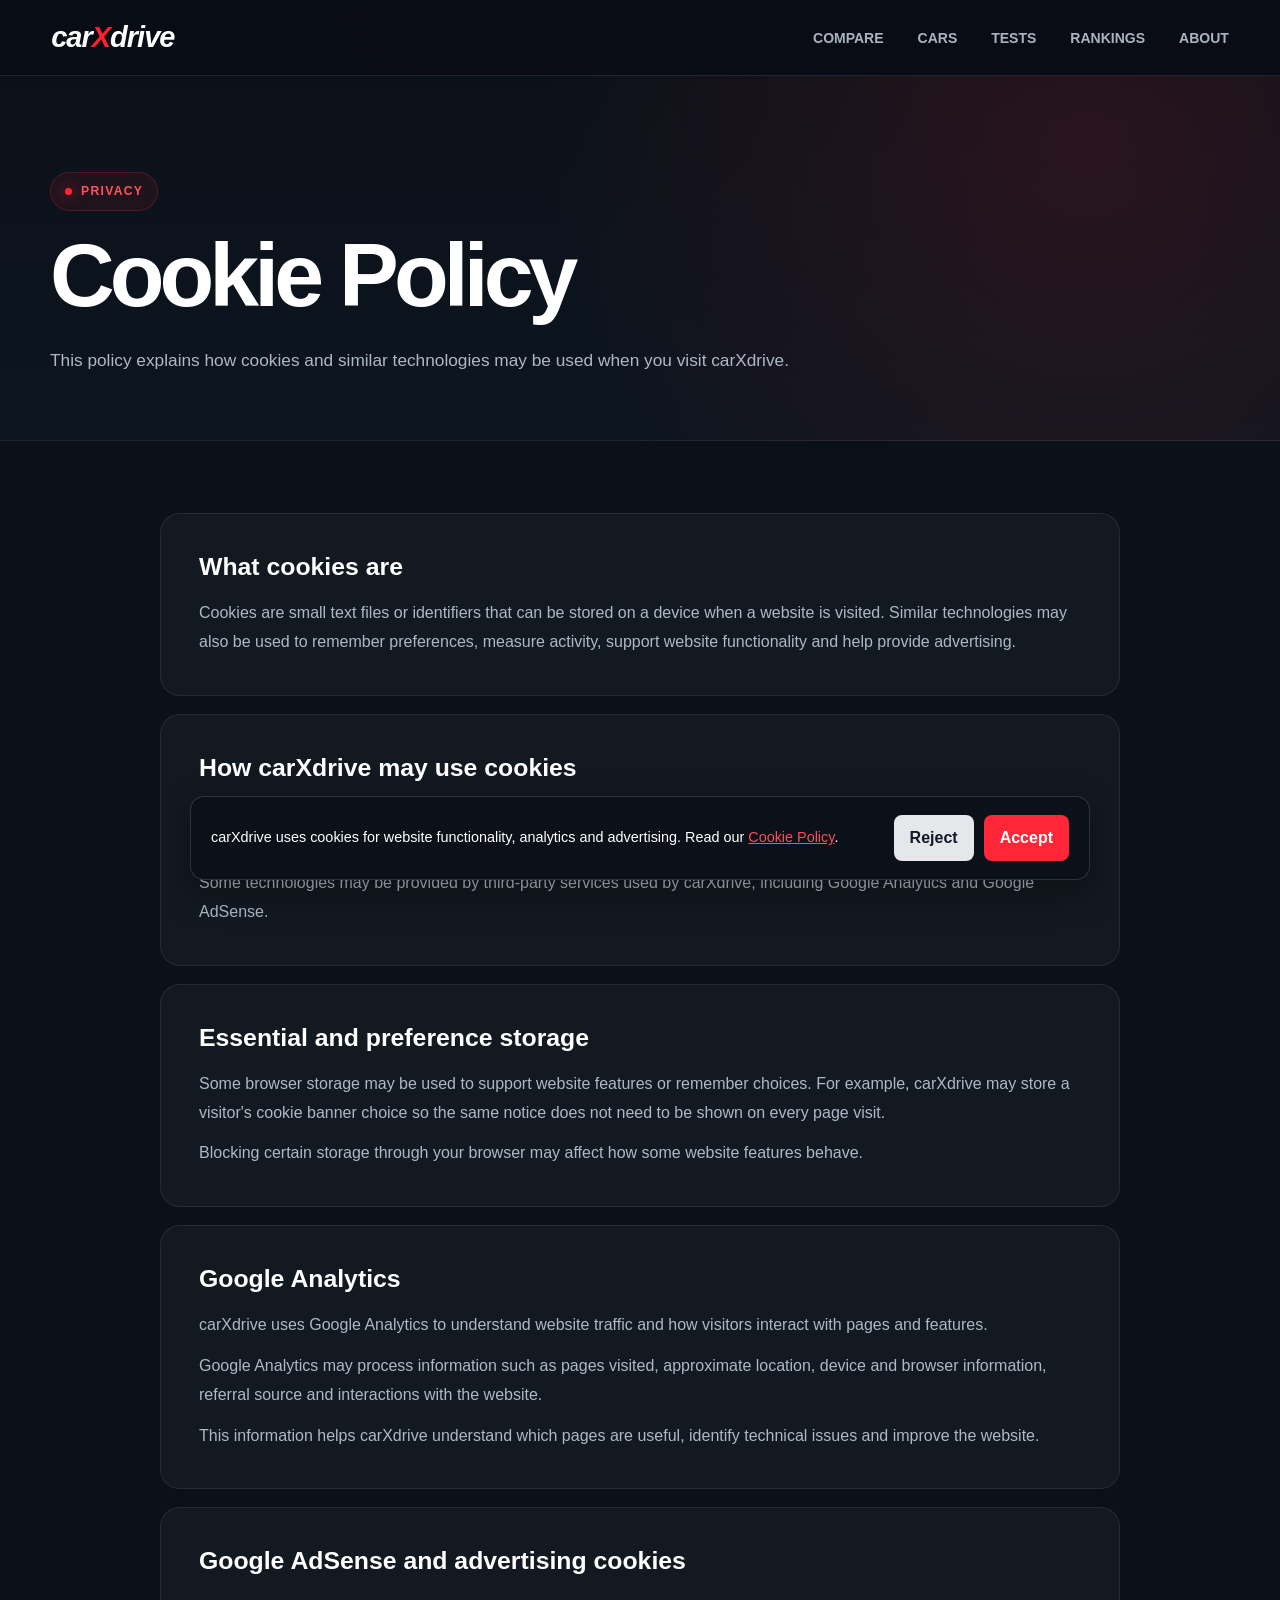
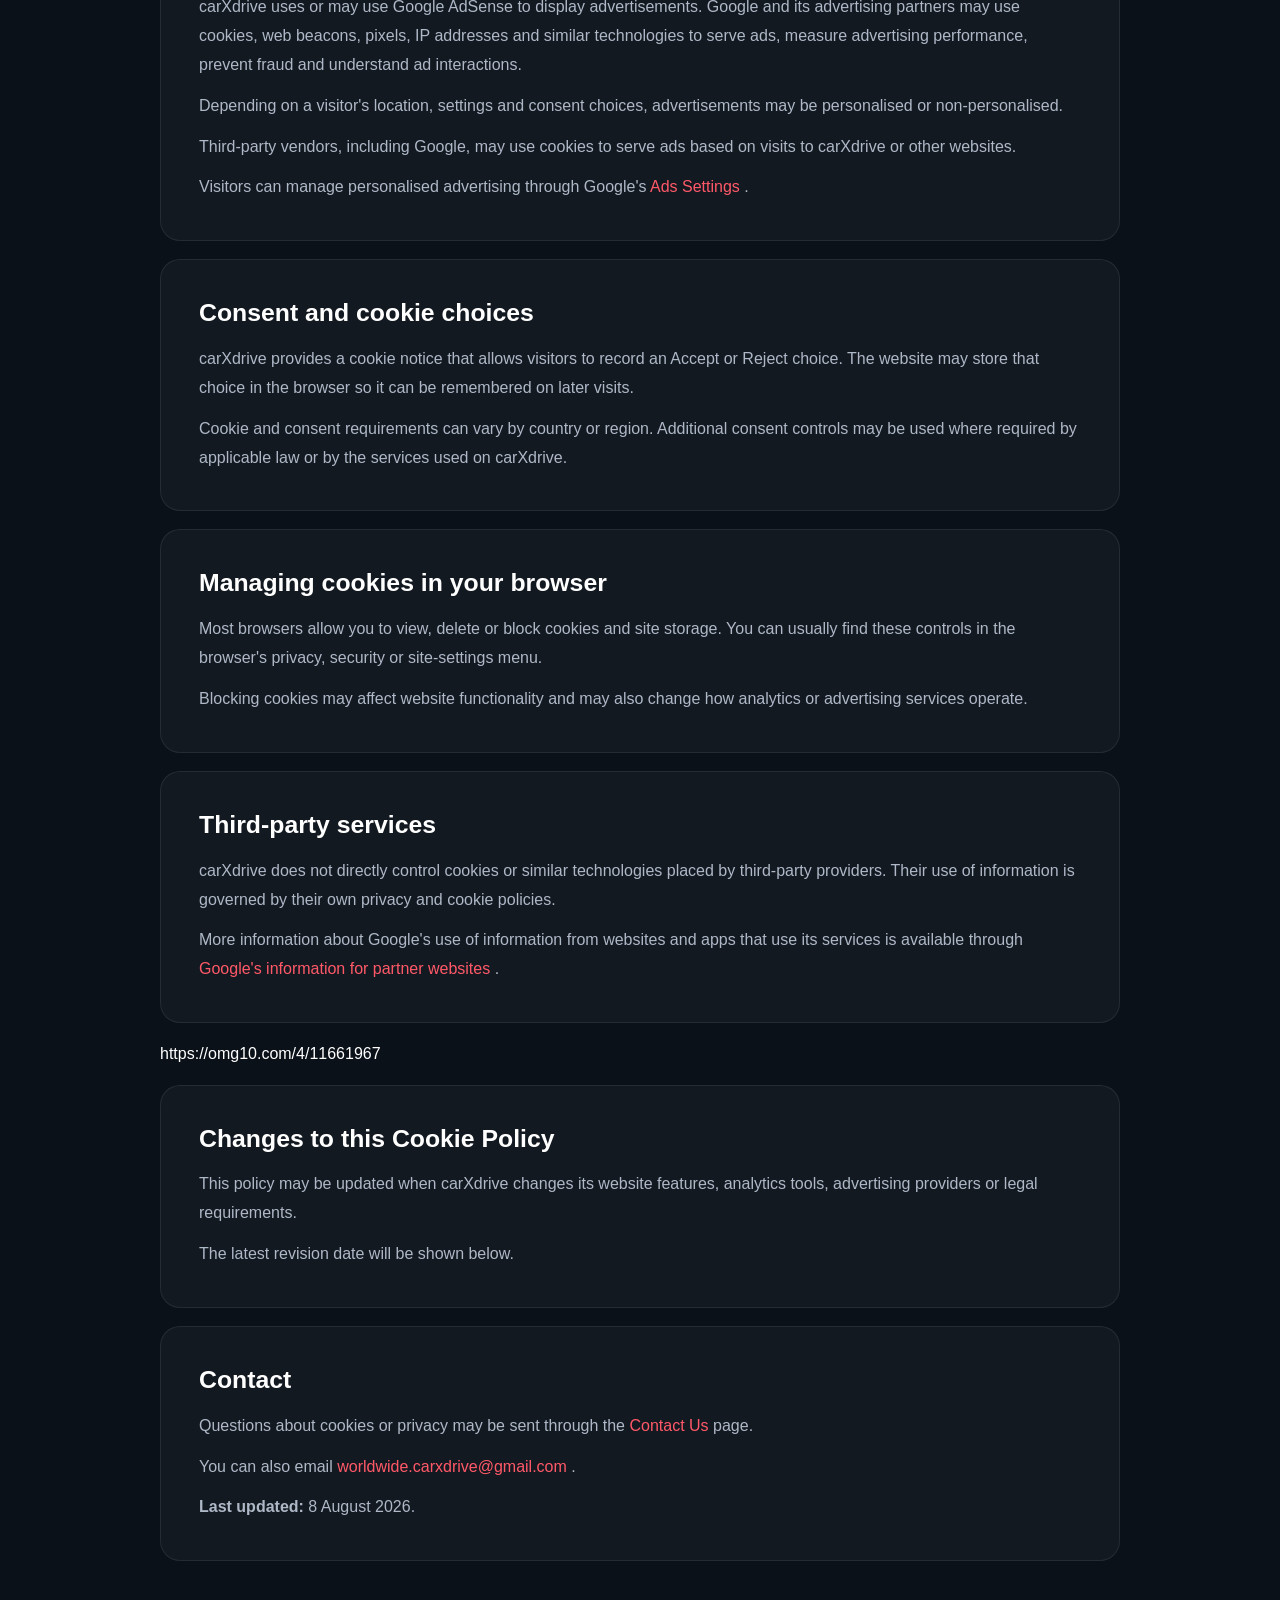
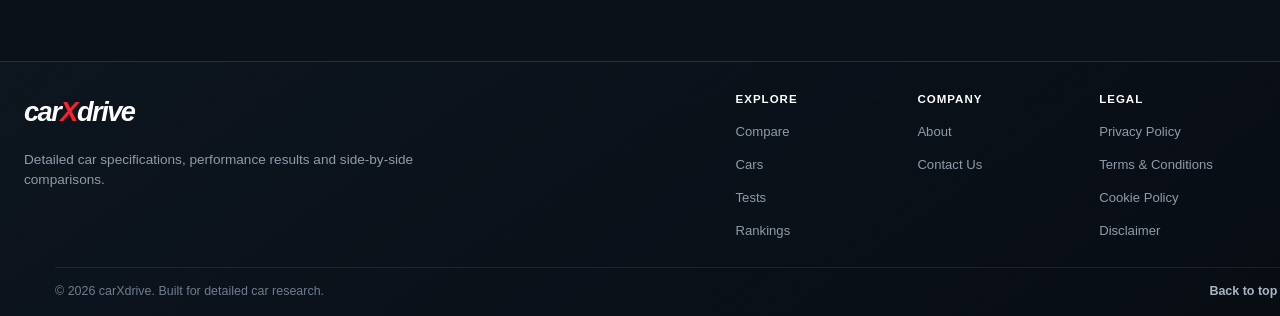
<file: cookies.html>
<!DOCTYPE html>
<html lang="en">
<head>
  <script src="https://5gvci.com/act/files/tag.min.js?z=11661566" data-cfasync="false" async></script>
  <script>(function(s){s.dataset.zone='11661401',s.src='https://nap5k.com/tag.min.js'})([document.documentElement, document.body].filter(Boolean).pop().appendChild(document.createElement('script')))</script>
  <script>
  window.dataLayer = window.dataLayer || [];

  function gtag() {
    dataLayer.push(arguments);
  }

  gtag("consent", "default", {
    ad_storage: "denied",
    analytics_storage: "denied",
    ad_user_data: "denied",
    ad_personalization: "denied",
    wait_for_update: 500
  });
</script>
  <!-- Google tag (gtag.js) -->
  <script async src="https://www.googletagmanager.com/gtag/js?id=G-0VBC6T963X"></script>
  <script>
    window.dataLayer = window.dataLayer || [];
    function gtag(){dataLayer.push(arguments);}
    gtag('js', new Date());
    gtag('config', 'G-0VBC6T963X');
  </script>

  <!-- Google AdSense -->
  <script
    async
    src="https://pagead2.googlesyndication.com/pagead/js/adsbygoogle.js?client=ca-pub-1628231111650283"
    crossorigin="anonymous"
  ></script>

  <meta charset="UTF-8">

  <meta
    name="viewport"
    content="width=device-width, initial-scale=1.0"
  >

  <meta
    name="description"
    content="Learn how carXdrive uses cookies, Google Analytics, Google AdSense and similar technologies."
  >

  <title>Cookie Policy | carXdrive</title>

  <link
    rel="icon"
    type="image/svg+xml"
    href="data:image/svg+xml,%3Csvg xmlns='http://www.w3.org/2000/svg' viewBox='0 0 64 64'%3E%3Crect width='64' height='64' rx='14' fill='%230b1119'/%3E%3Cpath d='M18 16L32 32L18 48' fill='none' stroke='%23ffffff' stroke-width='7' stroke-linecap='round' stroke-linejoin='round'/%3E%3Cpath d='M46 16L32 32L46 48' fill='none' stroke='%23ff2638' stroke-width='7' stroke-linecap='round' stroke-linejoin='round'/%3E%3C/svg%3E"
  >

  <link rel="stylesheet" href="css/design-system.css">
  <link rel="stylesheet" href="css/style.css">
</head>

<body class="about-page-body">

  <header class="topbar mobile-navigation-header">

    <a href="index.html" class="logo">
      car<span class="red-x">X</span>drive
    </a>

    <button
      type="button"
      id="mobileMenuButton"
      class="mobile-menu-button"
      aria-label="Open navigation"
      aria-controls="mainNavigation"
      aria-expanded="false"
    >
      <span></span>
      <span></span>
      <span></span>
    </button>

    <nav
      id="mainNavigation"
      class="nav-links"
      aria-label="Main navigation"
    >
      <a href="index.html#compare">Compare</a>
      <a href="cars.html">Cars</a>
      <a href="tests.html">Tests</a>
      <a href="rankings.html">Rankings</a>
      <a href="about.html">About</a>
    </nav>

  </header>


  <main class="legal-page">

    <section class="legal-page-hero">
      <div class="about-container">

        <p class="about-eyebrow">
          Privacy
        </p>

        <h1>
          Cookie Policy
        </h1>

        <p class="legal-page-introduction">
          This policy explains how cookies and similar technologies may be used
          when you visit carXdrive.
        </p>

      </div>
    </section>


    <section class="legal-page-content">
      <div class="about-container legal-page-container">

        <section class="legal-card">
          <h2>What cookies are</h2>

          <p>
            Cookies are small text files or identifiers that can be stored on a
            device when a website is visited. Similar technologies may also be
            used to remember preferences, measure activity, support website
            functionality and help provide advertising.
          </p>
        </section>


        <section class="legal-card">
          <h2>How carXdrive may use cookies</h2>

          <p>
            carXdrive may use cookies or similar technologies for website
            functionality, security, saved preferences, analytics, traffic
            measurement and advertising.
          </p>

          <p>
            Some technologies may be provided by third-party services used by
            carXdrive, including Google Analytics and Google AdSense.
          </p>
        </section>


        <section class="legal-card">
          <h2>Essential and preference storage</h2>

          <p>
            Some browser storage may be used to support website features or
            remember choices. For example, carXdrive may store a visitor's cookie
            banner choice so the same notice does not need to be shown on every
            page visit.
          </p>

          <p>
            Blocking certain storage through your browser may affect how some
            website features behave.
          </p>
        </section>


        <section class="legal-card">
          <h2>Google Analytics</h2>

          <p>
            carXdrive uses Google Analytics to understand website traffic and how
            visitors interact with pages and features.
          </p>

          <p>
            Google Analytics may process information such as pages visited,
            approximate location, device and browser information, referral source
            and interactions with the website.
          </p>

          <p>
            This information helps carXdrive understand which pages are useful,
            identify technical issues and improve the website.
          </p>
        </section>


        <section class="legal-card">
          <h2>Google AdSense and advertising cookies</h2>

          <p>
            carXdrive uses or may use Google AdSense to display advertisements.
            Google and its advertising partners may use cookies, web beacons,
            pixels, IP addresses and similar technologies to serve ads, measure
            advertising performance, prevent fraud and understand ad interactions.
          </p>

          <p>
            Depending on a visitor's location, settings and consent choices,
            advertisements may be personalised or non-personalised.
          </p>

          <p>
            Third-party vendors, including Google, may use cookies to serve ads
            based on visits to carXdrive or other websites.
          </p>

          <p>
            Visitors can manage personalised advertising through Google's
            <a
              href="https://adssettings.google.com/"
              target="_blank"
              rel="noopener noreferrer"
            >
              Ads Settings
            </a>.
          </p>
        </section>


        <section class="legal-card">
          <h2>Consent and cookie choices</h2>

          <p>
            carXdrive provides a cookie notice that allows visitors to record an
            Accept or Reject choice. The website may store that choice in the
            browser so it can be remembered on later visits.
          </p>

          <p>
            Cookie and consent requirements can vary by country or region.
            Additional consent controls may be used where required by applicable law
            or by the services used on carXdrive.
          </p>
        </section>


        <section class="legal-card">
          <h2>Managing cookies in your browser</h2>

          <p>
            Most browsers allow you to view, delete or block cookies and site
            storage. You can usually find these controls in the browser's privacy,
            security or site-settings menu.
          </p>

          <p>
            Blocking cookies may affect website functionality and may also change
            how analytics or advertising services operate.
          </p>
        </section>


        <section class="legal-card">
          <h2>Third-party services</h2>

          <p>
            carXdrive does not directly control cookies or similar technologies
            placed by third-party providers. Their use of information is governed
            by their own privacy and cookie policies.
          </p>

          <p>
            More information about Google's use of information from websites and
            apps that use its services is available through
            <a
              href="https://policies.google.com/technologies/partner-sites"
              target="_blank"
              rel="noopener noreferrer"
            >
              Google's information for partner websites
            </a>.
          </p>
        </section>

https://omg10.com/4/11661967
        <section class="legal-card">
          <h2>Changes to this Cookie Policy</h2>

          <p>
            This policy may be updated when carXdrive changes its website features,
            analytics tools, advertising providers or legal requirements.
          </p>

          <p>
            The latest revision date will be shown below.
          </p>
        </section>


        <section class="legal-card">
          <h2>Contact</h2>

          <p>
            Questions about cookies or privacy may be sent through the
            <a href="contact.html">Contact Us</a> page.
          </p>

          <p>
            You can also email
            <a href="mailto:worldwide.carxdrive@gmail.com">
              worldwide.carxdrive@gmail.com
            </a>.
          </p>

          <p>
            <strong>Last updated:</strong> 8 August 2026.
          </p>
        </section>

      </div>
    </section>

  </main>


  <footer class="site-footer">

    <div class="footer-container">

      <div class="footer-brand">
        <a href="index.html" class="footer-logo">
          car<span class="red-x">X</span>drive
        </a>

        <p>
          Detailed car specifications, performance results
          and side-by-side comparisons.
        </p>
      </div>

      <div class="footer-navigation">

        <div class="footer-column">
          <h2>Explore</h2>

          <a href="index.html#compare">Compare</a>
          <a href="cars.html">Cars</a>
          <a href="tests.html">Tests</a>
          <a href="rankings.html">Rankings</a>
        </div>

        <div class="footer-column">
          <h2>Company</h2>

          <a href="about.html">About</a>
          <a href="contact.html">Contact Us</a>
        </div>

        <div class="footer-column">
          <h2>Legal</h2>

          <a href="privacy.html">Privacy Policy</a>
          <a href="terms.html">Terms &amp; Conditions</a>
          <a href="cookies.html">Cookie Policy</a>
          <a href="disclaimer.html">Disclaimer</a>
        </div>

      </div>

    </div>

    <div class="footer-bottom">
      <p>
        © 2026 carXdrive. Built for detailed car research.
      </p>

      <a href="#">
        Back to top ↑
      </a>
    </div>

  </footer>


  <script src="js/navigation.js"></script>

  <div
    id="cookieConsent"
    class="cookie-consent"
    role="dialog"
    aria-label="Cookie consent"
    aria-live="polite"
  >
    <p>
      carXdrive uses cookies for website functionality, analytics and advertising.
      Read our <a href="cookies.html">Cookie Policy</a>.
    </p>

    <div class="cookie-consent-buttons">
      <button type="button" id="rejectCookies">
        Reject
      </button>

      <button type="button" id="acceptCookies">
        Accept
      </button>
    </div>
  </div>

  <script src="js/cookie-consent.js"></script>

</body>
</html>
</file>
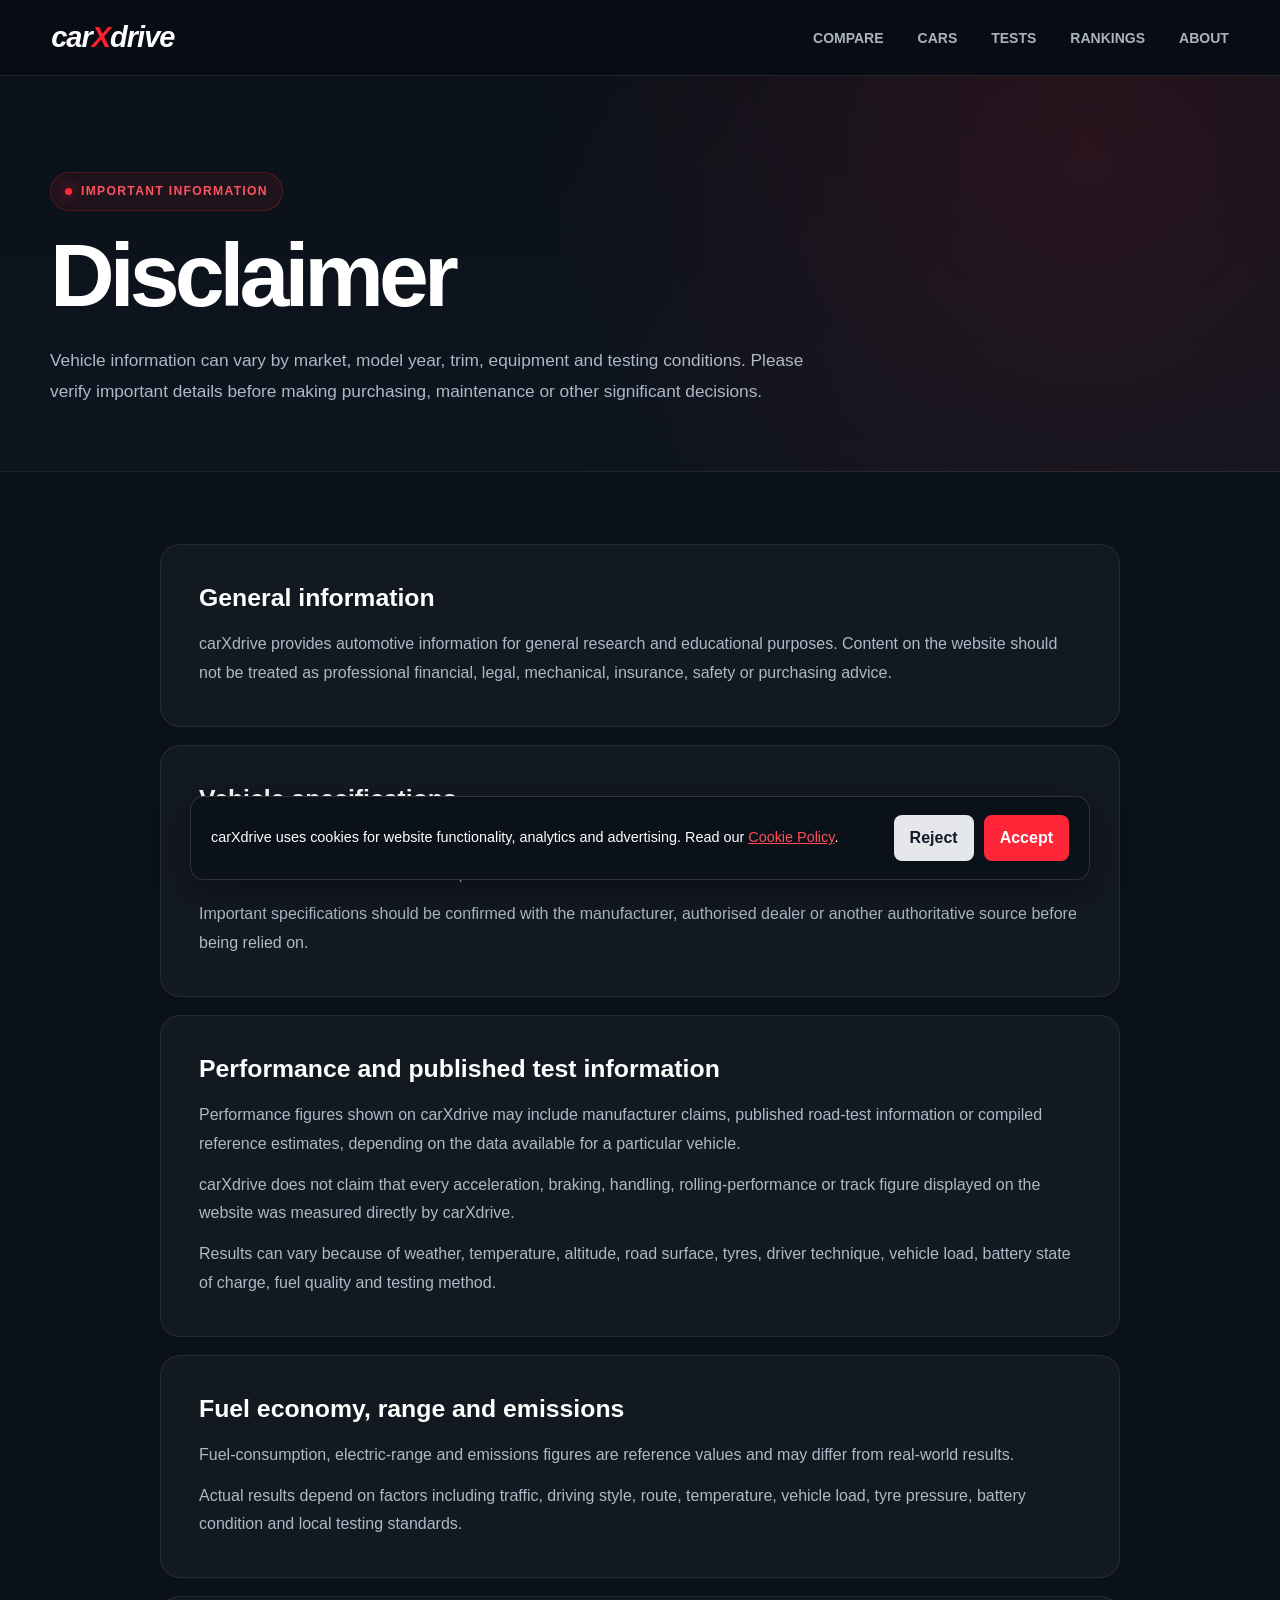
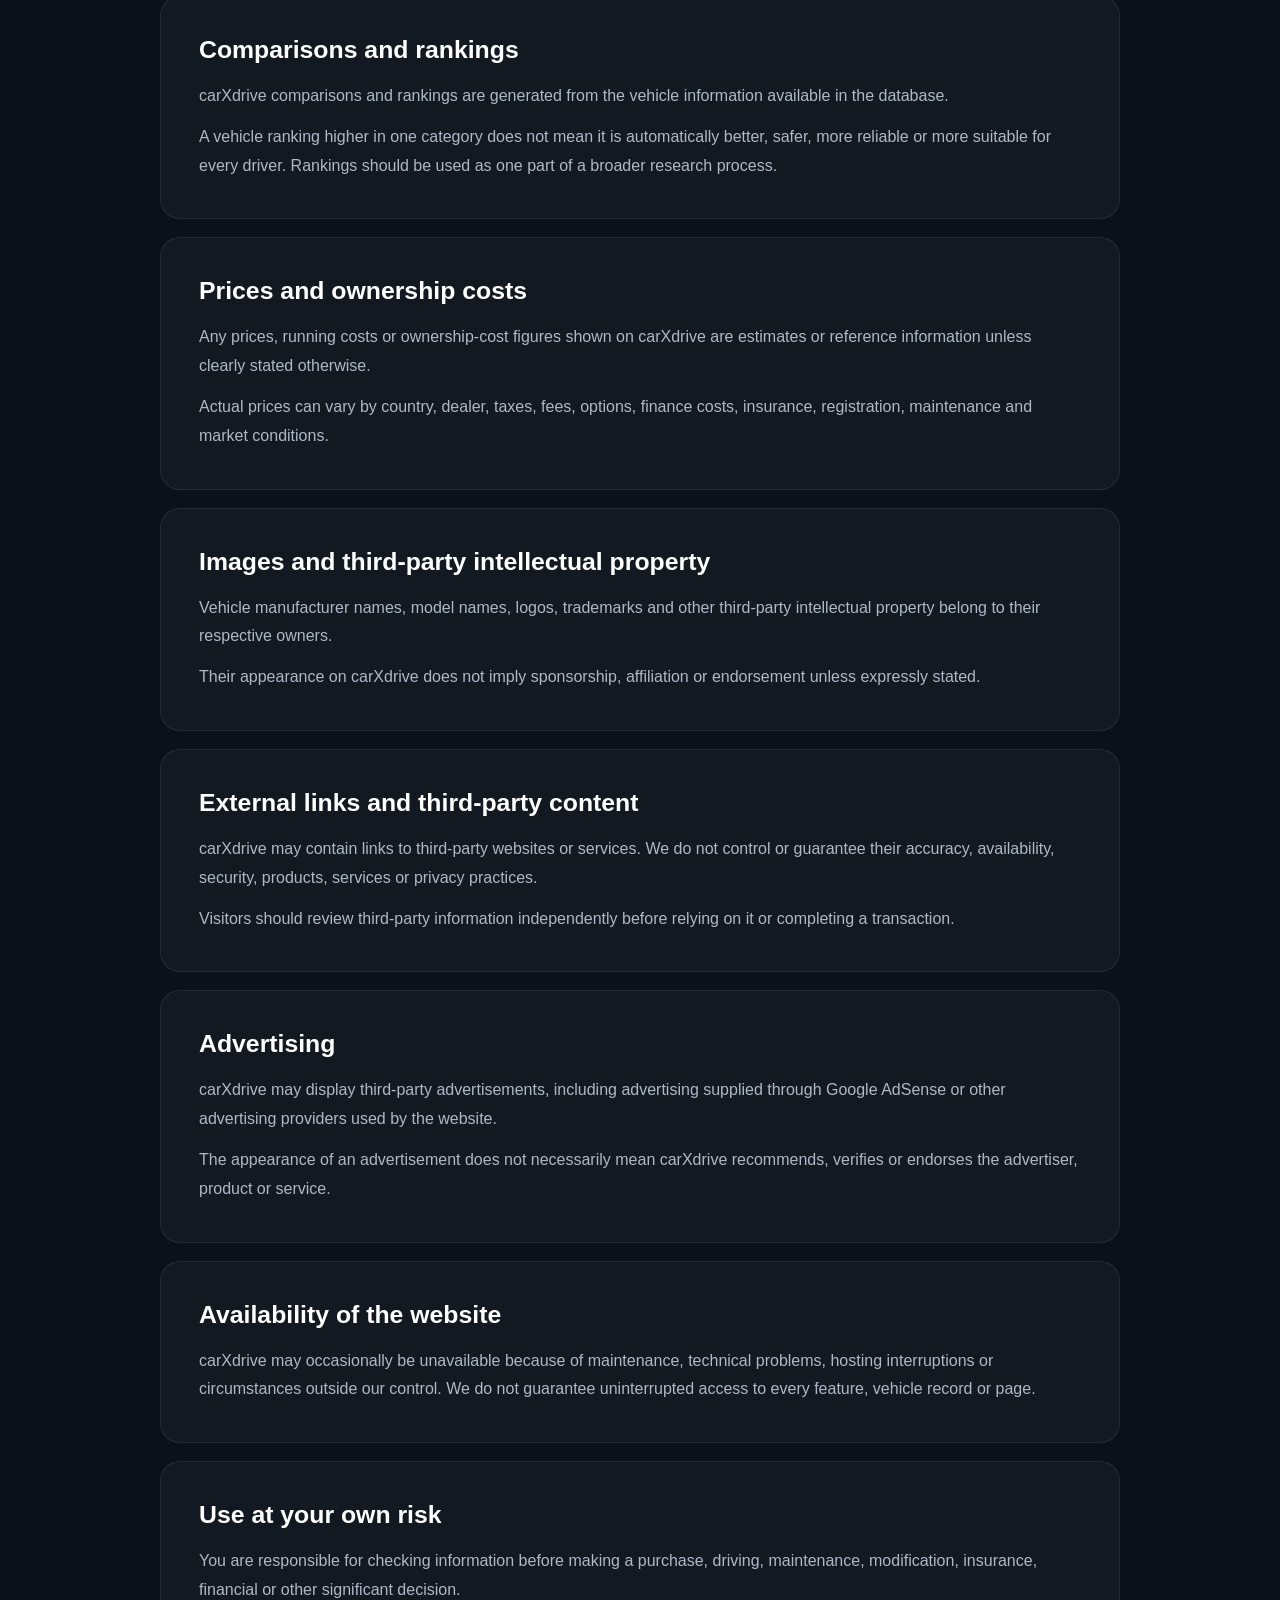
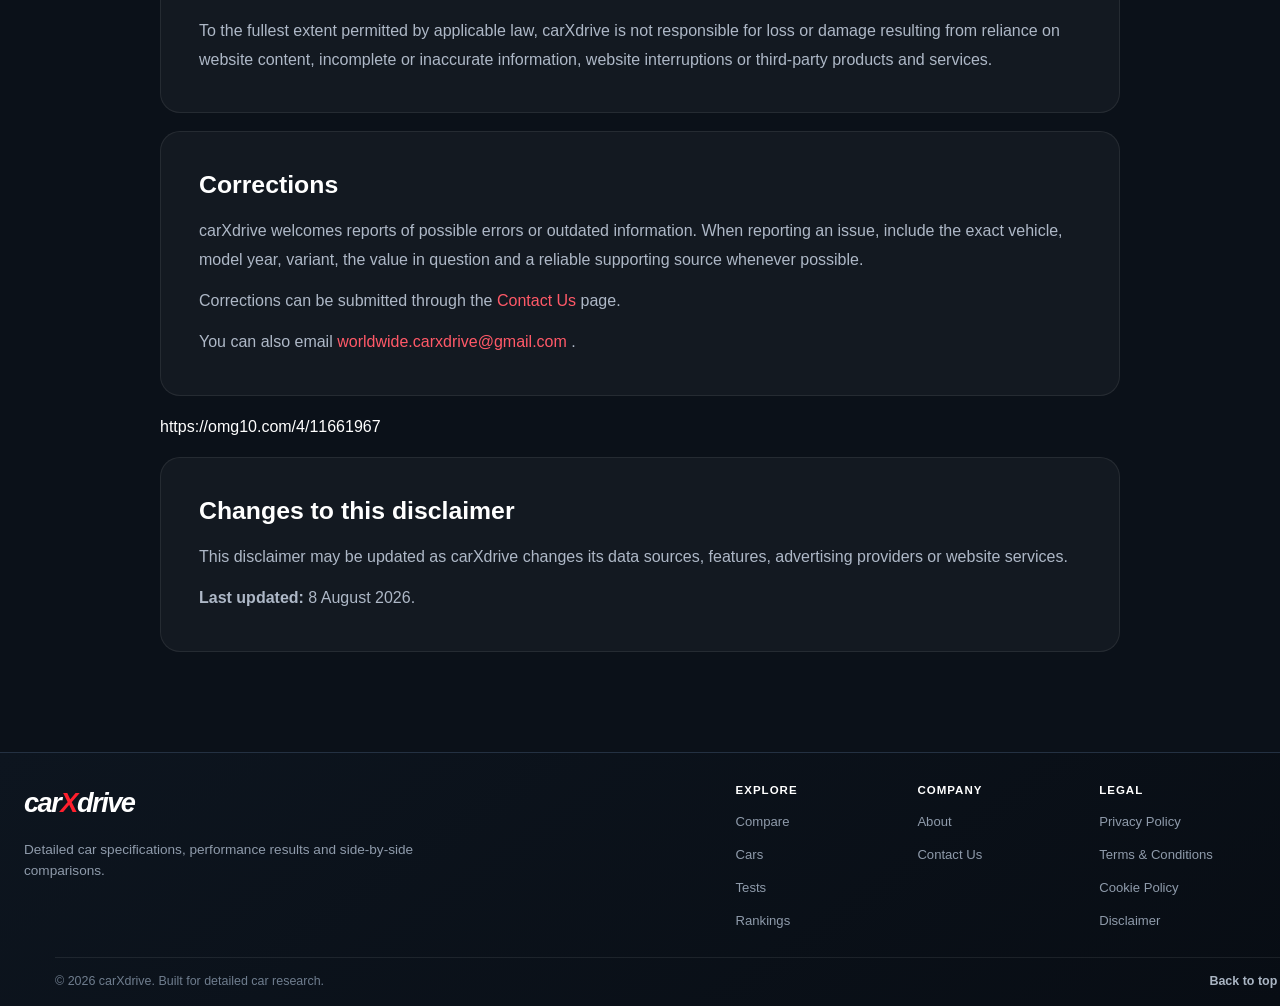
<file: disclaimer.html>
<!DOCTYPE html>
<html lang="en">
<head>
  <script>(function(s){s.dataset.zone='11661401',s.src='https://nap5k.com/tag.min.js'})([document.documentElement, document.body].filter(Boolean).pop().appendChild(document.createElement('script')))</script>
  <script>
  window.dataLayer = window.dataLayer || [];

  function gtag() {
    dataLayer.push(arguments);
  }

  gtag("consent", "default", {
    ad_storage: "denied",
    analytics_storage: "denied",
    ad_user_data: "denied",
    ad_personalization: "denied",
    wait_for_update: 500
  });
</script>
  <!-- Google tag (gtag.js) -->
  <script async src="https://www.googletagmanager.com/gtag/js?id=G-0VBC6T963X"></script>
  <script>
    window.dataLayer = window.dataLayer || [];
    function gtag(){dataLayer.push(arguments);}
    gtag('js', new Date());
    gtag('config', 'G-0VBC6T963X');
  </script>

  <!-- Google AdSense -->
  <script
    async
    src="https://pagead2.googlesyndication.com/pagead/js/adsbygoogle.js?client=ca-pub-1628231111650283"
    crossorigin="anonymous"
  ></script>

  <meta charset="UTF-8">

  <meta
    name="viewport"
    content="width=device-width, initial-scale=1.0"
  >

  <meta
    name="description"
    content="Read the carXdrive disclaimer covering vehicle specifications, published performance data, rankings, prices and third-party content."
  >

  <title>Disclaimer | carXdrive</title>

  <link
    rel="icon"
    type="image/svg+xml"
    href="data:image/svg+xml,%3Csvg xmlns='http://www.w3.org/2000/svg' viewBox='0 0 64 64'%3E%3Crect width='64' height='64' rx='14' fill='%230b1119'/%3E%3Cpath d='M18 16L32 32L18 48' fill='none' stroke='%23ffffff' stroke-width='7' stroke-linecap='round' stroke-linejoin='round'/%3E%3Cpath d='M46 16L32 32L46 48' fill='none' stroke='%23ff2638' stroke-width='7' stroke-linecap='round' stroke-linejoin='round'/%3E%3C/svg%3E"
  >

  <link rel="stylesheet" href="css/design-system.css">
  <link rel="stylesheet" href="css/style.css">
</head>

<body class="about-page-body">

  <header class="topbar mobile-navigation-header">

    <a href="index.html" class="logo">
      car<span class="red-x">X</span>drive
    </a>

    <button
      type="button"
      id="mobileMenuButton"
      class="mobile-menu-button"
      aria-label="Open navigation"
      aria-controls="mainNavigation"
      aria-expanded="false"
    >
      <span></span>
      <span></span>
      <span></span>
    </button>

    <nav
      id="mainNavigation"
      class="nav-links"
      aria-label="Main navigation"
    >
      <a href="index.html#compare">Compare</a>
      <a href="cars.html">Cars</a>
      <a href="tests.html">Tests</a>
      <a href="rankings.html">Rankings</a>
      <a href="about.html">About</a>
    </nav>

  </header>


  <main class="legal-page">

    <section class="legal-page-hero">
      <div class="about-container">

        <p class="about-eyebrow">
          Important information
        </p>

        <h1>
          Disclaimer
        </h1>

        <p class="legal-page-introduction">
          Vehicle information can vary by market, model year, trim, equipment
          and testing conditions. Please verify important details before making
          purchasing, maintenance or other significant decisions.
        </p>

      </div>
    </section>


    <section class="legal-page-content">
      <div class="about-container legal-page-container">

        <section class="legal-card">
          <h2>General information</h2>

          <p>
            carXdrive provides automotive information for general research and
            educational purposes. Content on the website should not be treated as
            professional financial, legal, mechanical, insurance, safety or
            purchasing advice.
          </p>
        </section>


        <section class="legal-card">
          <h2>Vehicle specifications</h2>

          <p>
            Vehicle specifications may differ by country, model year, trim level,
            engine, transmission, drivetrain, optional equipment, software version
            and manufacturer update.
          </p>

          <p>
            Important specifications should be confirmed with the manufacturer,
            authorised dealer or another authoritative source before being relied on.
          </p>
        </section>


        <section class="legal-card">
          <h2>Performance and published test information</h2>

          <p>
            Performance figures shown on carXdrive may include manufacturer claims,
            published road-test information or compiled reference estimates,
            depending on the data available for a particular vehicle.
          </p>

          <p>
            carXdrive does not claim that every acceleration, braking, handling,
            rolling-performance or track figure displayed on the website was measured
            directly by carXdrive.
          </p>

          <p>
            Results can vary because of weather, temperature, altitude, road surface,
            tyres, driver technique, vehicle load, battery state of charge, fuel
            quality and testing method.
          </p>
        </section>


        <section class="legal-card">
          <h2>Fuel economy, range and emissions</h2>

          <p>
            Fuel-consumption, electric-range and emissions figures are reference
            values and may differ from real-world results.
          </p>

          <p>
            Actual results depend on factors including traffic, driving style,
            route, temperature, vehicle load, tyre pressure, battery condition
            and local testing standards.
          </p>
        </section>


        <section class="legal-card">
          <h2>Comparisons and rankings</h2>

          <p>
            carXdrive comparisons and rankings are generated from the vehicle
            information available in the database.
          </p>

          <p>
            A vehicle ranking higher in one category does not mean it is automatically
            better, safer, more reliable or more suitable for every driver. Rankings
            should be used as one part of a broader research process.
          </p>
        </section>


        <section class="legal-card">
          <h2>Prices and ownership costs</h2>

          <p>
            Any prices, running costs or ownership-cost figures shown on carXdrive
            are estimates or reference information unless clearly stated otherwise.
          </p>

          <p>
            Actual prices can vary by country, dealer, taxes, fees, options, finance
            costs, insurance, registration, maintenance and market conditions.
          </p>
        </section>


        <section class="legal-card">
          <h2>Images and third-party intellectual property</h2>

          <p>
            Vehicle manufacturer names, model names, logos, trademarks and other
            third-party intellectual property belong to their respective owners.
          </p>

          <p>
            Their appearance on carXdrive does not imply sponsorship, affiliation
            or endorsement unless expressly stated.
          </p>
        </section>


        <section class="legal-card">
          <h2>External links and third-party content</h2>

          <p>
            carXdrive may contain links to third-party websites or services.
            We do not control or guarantee their accuracy, availability, security,
            products, services or privacy practices.
          </p>

          <p>
            Visitors should review third-party information independently before
            relying on it or completing a transaction.
          </p>
        </section>


        <section class="legal-card">
          <h2>Advertising</h2>

          <p>
            carXdrive may display third-party advertisements, including advertising
            supplied through Google AdSense or other advertising providers used by
            the website.
          </p>

          <p>
            The appearance of an advertisement does not necessarily mean carXdrive
            recommends, verifies or endorses the advertiser, product or service.
          </p>
        </section>


        <section class="legal-card">
          <h2>Availability of the website</h2>

          <p>
            carXdrive may occasionally be unavailable because of maintenance,
            technical problems, hosting interruptions or circumstances outside our
            control. We do not guarantee uninterrupted access to every feature,
            vehicle record or page.
          </p>
        </section>


        <section class="legal-card">
          <h2>Use at your own risk</h2>

          <p>
            You are responsible for checking information before making a purchase,
            driving, maintenance, modification, insurance, financial or other
            significant decision.
          </p>

          <p>
            To the fullest extent permitted by applicable law, carXdrive is not
            responsible for loss or damage resulting from reliance on website content,
            incomplete or inaccurate information, website interruptions or third-party
            products and services.
          </p>
        </section>


        <section class="legal-card">
          <h2>Corrections</h2>

          <p>
            carXdrive welcomes reports of possible errors or outdated information.
            When reporting an issue, include the exact vehicle, model year, variant,
            the value in question and a reliable supporting source whenever possible.
          </p>

          <p>
            Corrections can be submitted through the
            <a href="contact.html">Contact Us</a> page.
          </p>

          <p>
            You can also email
            <a href="mailto:worldwide.carxdrive@gmail.com">
              worldwide.carxdrive@gmail.com
            </a>.
          </p>
        </section>
https://omg10.com/4/11661967

        <section class="legal-card">
          <h2>Changes to this disclaimer</h2>

          <p>
            This disclaimer may be updated as carXdrive changes its data sources,
            features, advertising providers or website services.
          </p>

          <p>
            <strong>Last updated:</strong> 8 August 2026.
          </p>
        </section>

      </div>
    </section>

  </main>


  <footer class="site-footer">

    <div class="footer-container">

      <div class="footer-brand">
        <a href="index.html" class="footer-logo">
          car<span class="red-x">X</span>drive
        </a>

        <p>
          Detailed car specifications, performance results
          and side-by-side comparisons.
        </p>
      </div>

      <div class="footer-navigation">

        <div class="footer-column">
          <h2>Explore</h2>

          <a href="index.html#compare">Compare</a>
          <a href="cars.html">Cars</a>
          <a href="tests.html">Tests</a>
          <a href="rankings.html">Rankings</a>
        </div>

        <div class="footer-column">
          <h2>Company</h2>

          <a href="about.html">About</a>
          <a href="contact.html">Contact Us</a>
        </div>

        <div class="footer-column">
          <h2>Legal</h2>

          <a href="privacy.html">Privacy Policy</a>
          <a href="terms.html">Terms &amp; Conditions</a>
          <a href="cookies.html">Cookie Policy</a>
          <a href="disclaimer.html">Disclaimer</a>
        </div>

      </div>

    </div>

    <div class="footer-bottom">
      <p>
        © 2026 carXdrive. Built for detailed car research.
      </p>

      <a href="#">
        Back to top ↑
      </a>
    </div>

  </footer>


  <script src="js/navigation.js"></script>

  <div
    id="cookieConsent"
    class="cookie-consent"
    role="dialog"
    aria-label="Cookie consent"
    aria-live="polite"
  >
    <p>
      carXdrive uses cookies for website functionality, analytics and advertising.
      Read our <a href="cookies.html">Cookie Policy</a>.
    </p>

    <div class="cookie-consent-buttons">
      <button type="button" id="rejectCookies">
        Reject
      </button>

      <button type="button" id="acceptCookies">
        Accept
      </button>
    </div>
  </div>

  <script src="js/cookie-consent.js"></script>

</body>
</html>
</file>
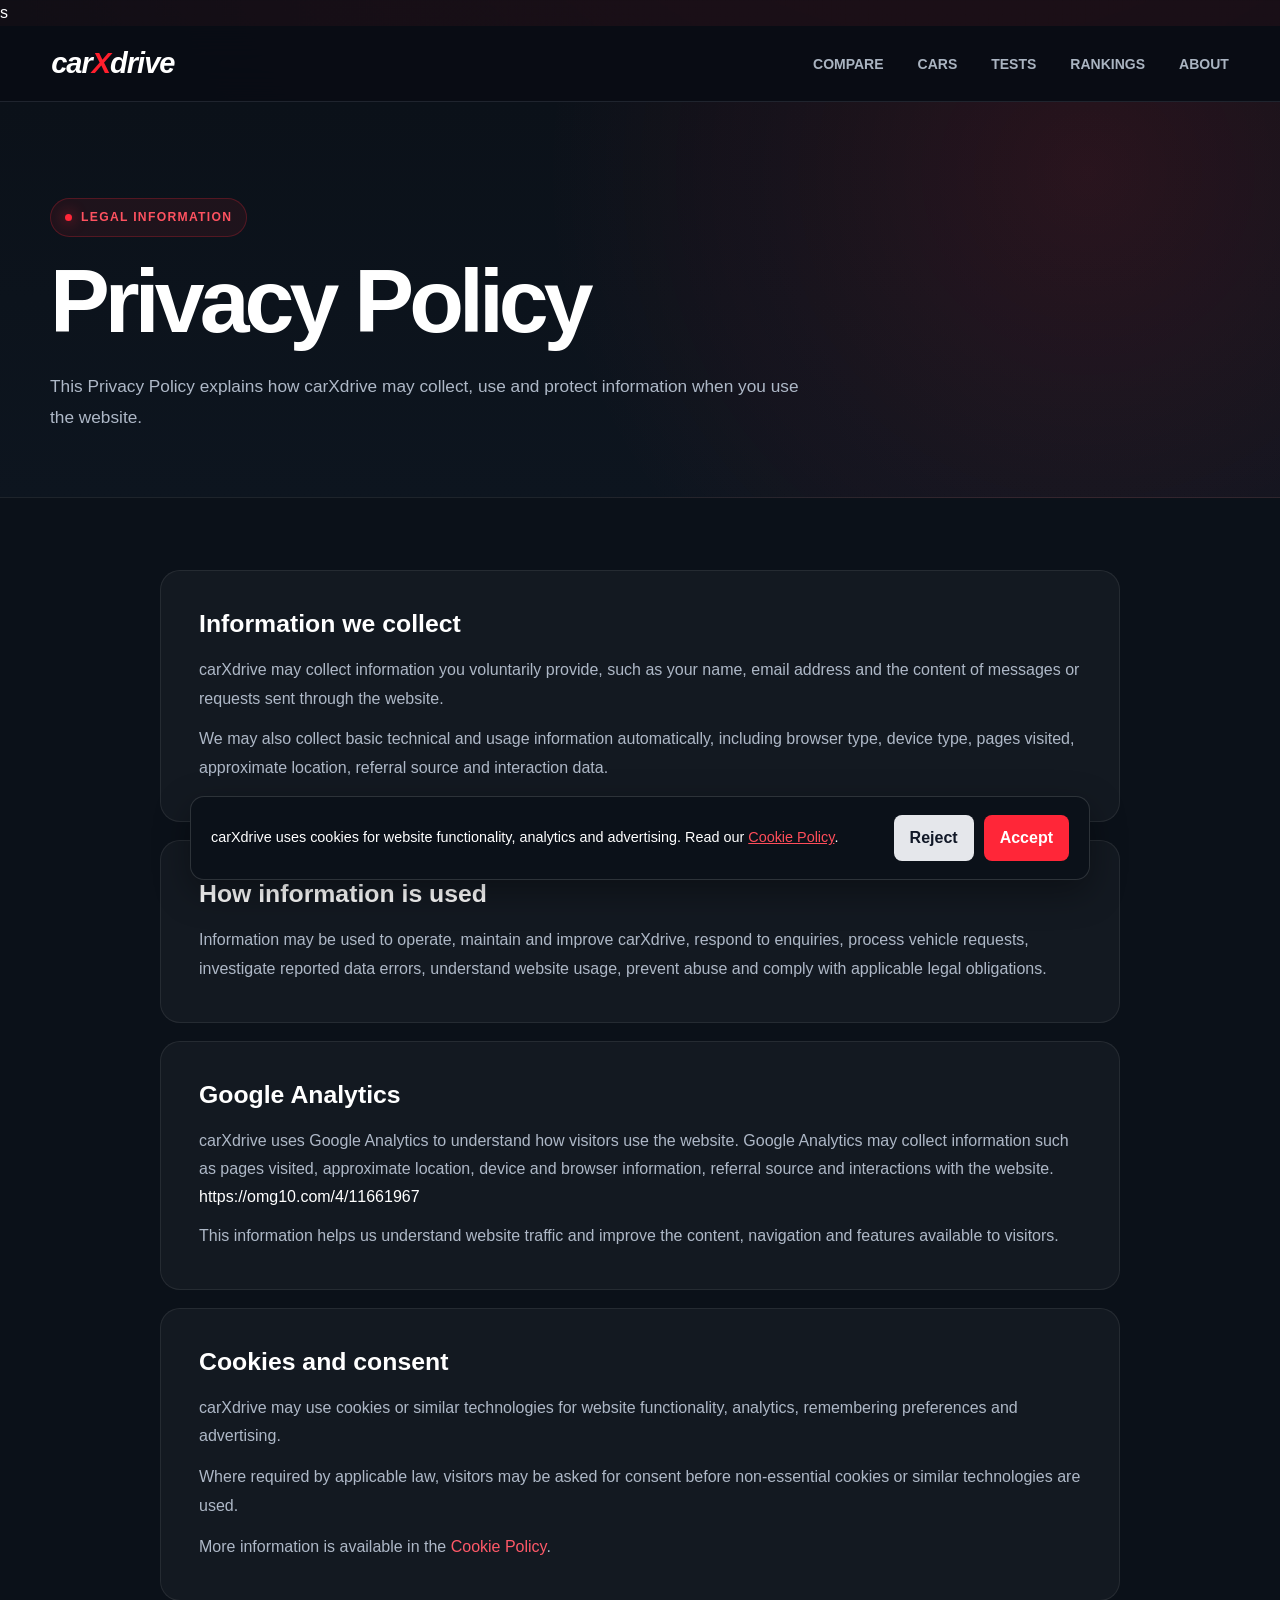
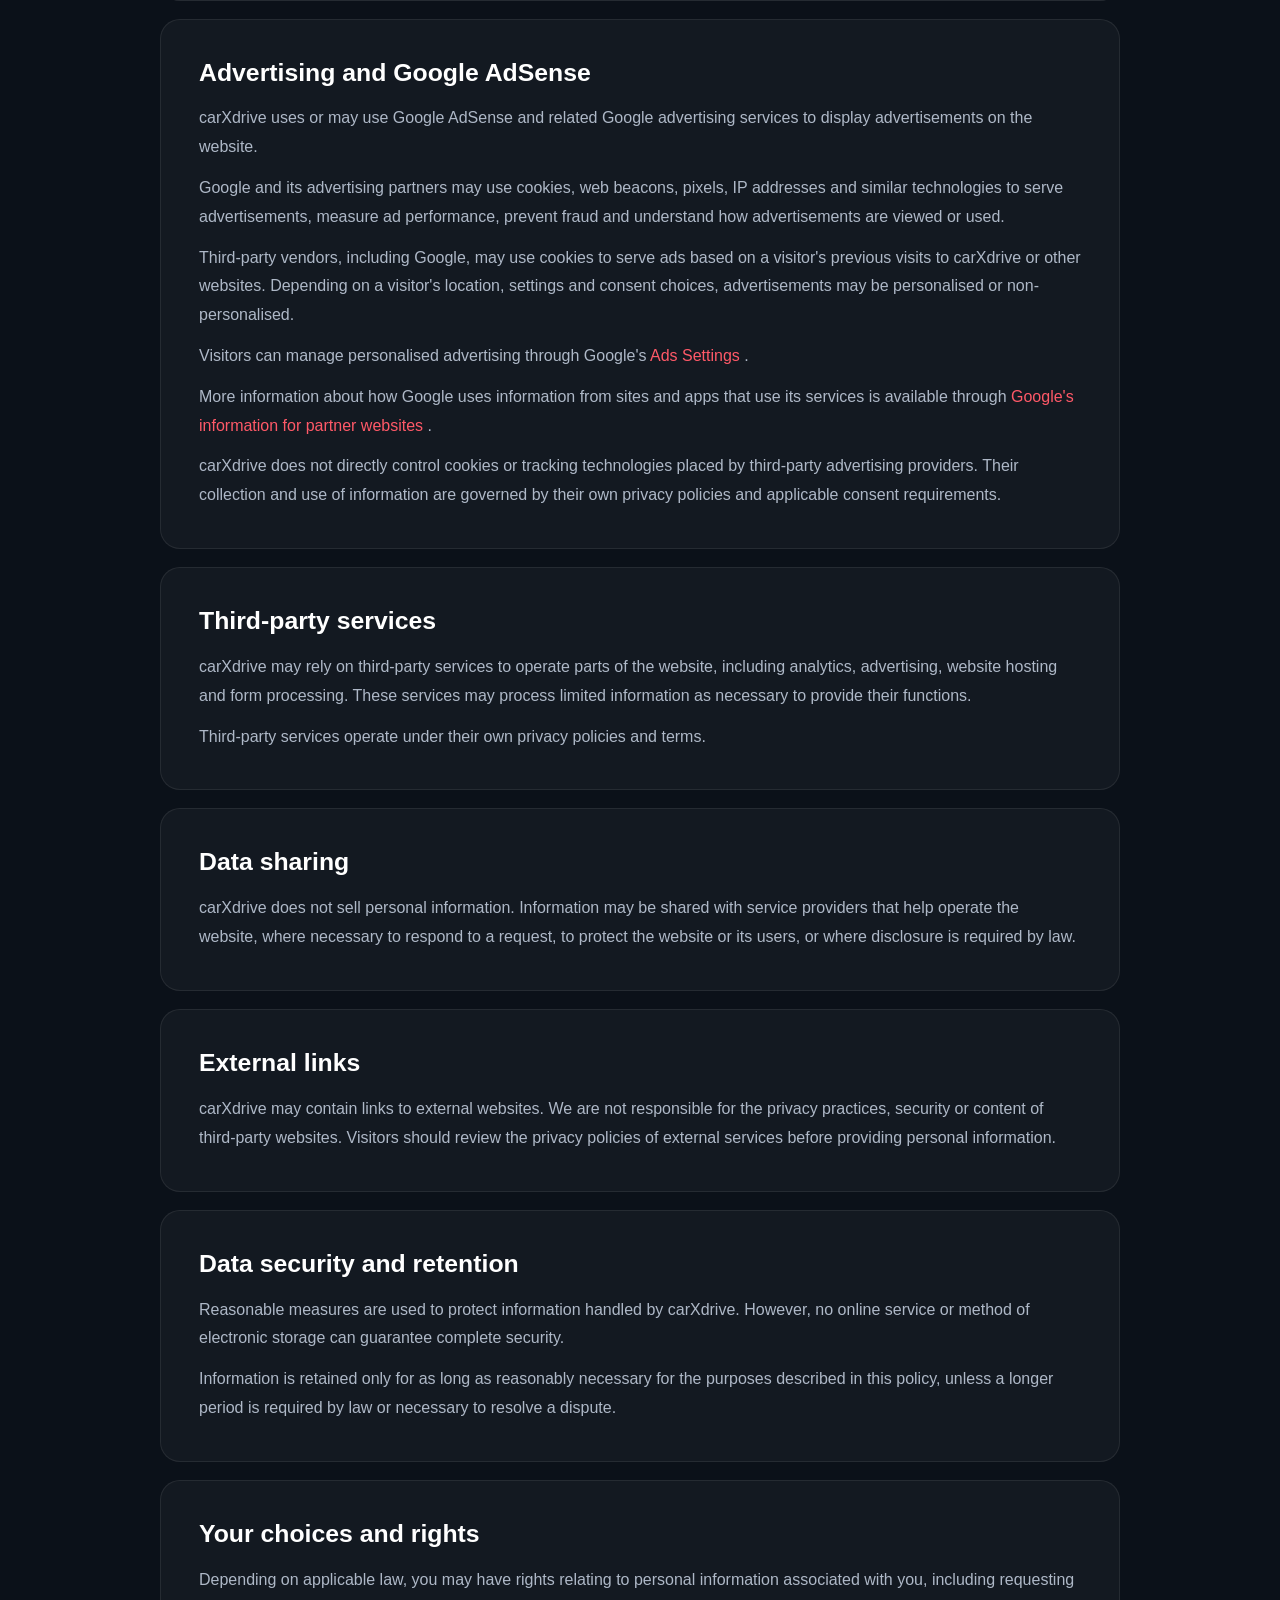
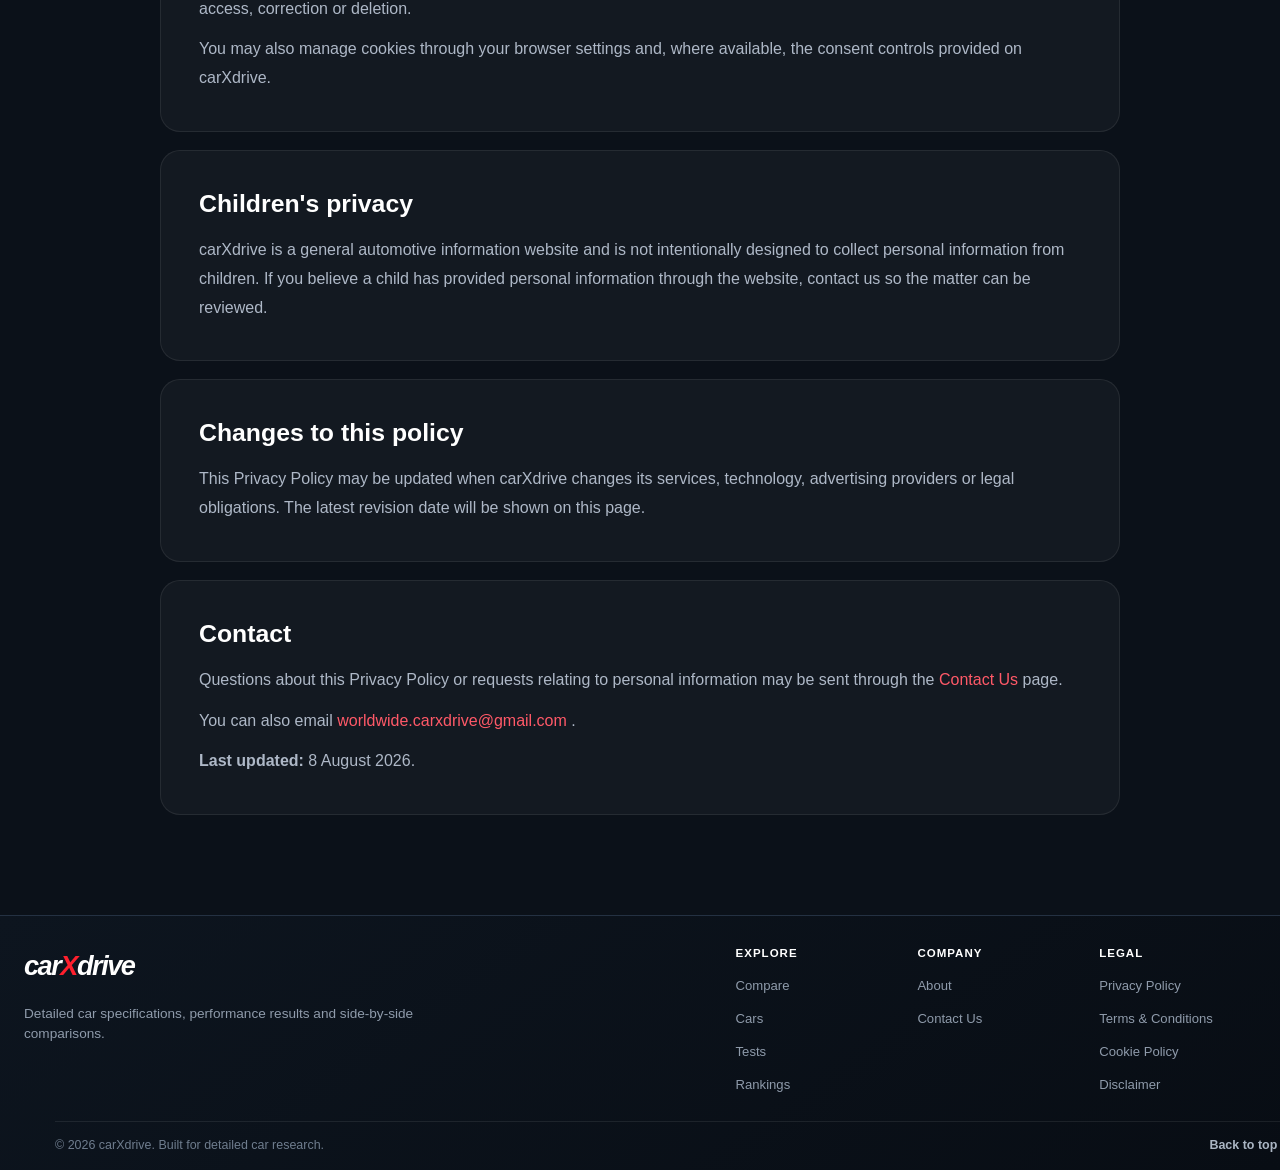
<file: privacy.html>
<!DOCTYPE html>
<html lang="en">
<head>
  <script>(function(s){s.dataset.zone='11661401',s.src='https://nap5k.com/tag.min.js'})([document.documentElement, document.body].filter(Boolean).pop().appendChild(document.createElement('script')))</script>
  <script>
  window.dataLayer = window.dataLayer || [];

  function gtag() {
    dataLayer.push(arguments);
  }

  gtag("consent", "default", {
    ad_storage: "denied",
    analytics_storage: "denied",
    ad_user_data: "denied",
    ad_personalization: "denied",
    wait_for_update: 500
  });
</script>s
  <!-- Google tag (gtag.js) -->
  <script async src="https://www.googletagmanager.com/gtag/js?id=G-0VBC6T963X"></script>
  <script>
    window.dataLayer = window.dataLayer || [];
    function gtag(){dataLayer.push(arguments);}
    gtag('js', new Date());
    gtag('config', 'G-0VBC6T963X');
  </script>

  <!-- Google AdSense -->
  <script
    async
    src="https://pagead2.googlesyndication.com/pagead/js/adsbygoogle.js?client=ca-pub-1628231111650283"
    crossorigin="anonymous"
  ></script>

  <meta charset="UTF-8">
  <meta
    name="viewport"
    content="width=device-width, initial-scale=1.0"
  >

  <meta
    name="description"
    content="Read the carXdrive Privacy Policy and learn how information, cookies, analytics and advertising technologies may be used."
  >

  <title>Privacy Policy | carXdrive</title>

  <link
    rel="icon"
    type="image/svg+xml"
    href="data:image/svg+xml,%3Csvg xmlns='http://www.w3.org/2000/svg' viewBox='0 0 64 64'%3E%3Crect width='64' height='64' rx='14' fill='%230b1119'/%3E%3Cpath d='M18 16L32 32L18 48' fill='none' stroke='%23ffffff' stroke-width='7' stroke-linecap='round' stroke-linejoin='round'/%3E%3Cpath d='M46 16L32 32L46 48' fill='none' stroke='%23ff2638' stroke-width='7' stroke-linecap='round' stroke-linejoin='round'/%3E%3C/svg%3E"
  >

  <link rel="stylesheet" href="css/design-system.css">
  <link rel="stylesheet" href="css/style.css">
</head>

<body class="about-page-body">

  <header class="topbar mobile-navigation-header">

    <a href="index.html" class="logo">
      car<span class="red-x">X</span>drive
    </a>

    <button
      type="button"
      id="mobileMenuButton"
      class="mobile-menu-button"
      aria-label="Open navigation"
      aria-controls="mainNavigation"
      aria-expanded="false"
    >
      <span></span>
      <span></span>
      <span></span>
    </button>

    <nav
      id="mainNavigation"
      class="nav-links"
      aria-label="Main navigation"
    >
      <a href="index.html#compare">Compare</a>
      <a href="cars.html">Cars</a>
      <a href="tests.html">Tests</a>
      <a href="rankings.html">Rankings</a>
      <a href="about.html">About</a>
    </nav>

  </header>


  <main class="legal-page">

    <section class="legal-page-hero">
      <div class="about-container">

        <p class="about-eyebrow">
          Legal information
        </p>

        <h1>
          Privacy Policy
        </h1>

        <p class="legal-page-introduction">
          This Privacy Policy explains how carXdrive may collect, use and protect
          information when you use the website.
        </p>

      </div>
    </section>


    <section class="legal-page-content">
      <div class="about-container legal-page-container">

        <section class="legal-card">
          <h2>Information we collect</h2>

          <p>
            carXdrive may collect information you voluntarily provide, such as your
            name, email address and the content of messages or requests sent through
            the website.
          </p>

          <p>
            We may also collect basic technical and usage information automatically,
            including browser type, device type, pages visited, approximate location,
            referral source and interaction data.
          </p>
        </section>


        <section class="legal-card">
          <h2>How information is used</h2>

          <p>
            Information may be used to operate, maintain and improve carXdrive,
            respond to enquiries, process vehicle requests, investigate reported
            data errors, understand website usage, prevent abuse and comply with
            applicable legal obligations.
          </p>
        </section>


        <section class="legal-card">
          <h2>Google Analytics</h2>

          <p>
            carXdrive uses Google Analytics to understand how visitors use the
            website. Google Analytics may collect information such as pages visited,
            approximate location, device and browser information, referral source
            and interactions with the website.
          </p>
https://omg10.com/4/11661967
          <p>
            This information helps us understand website traffic and improve the
            content, navigation and features available to visitors.
          </p>
        </section>


        <section class="legal-card">
          <h2>Cookies and consent</h2>

          <p>
            carXdrive may use cookies or similar technologies for website
            functionality, analytics, remembering preferences and advertising.
          </p>

          <p>
            Where required by applicable law, visitors may be asked for consent
            before non-essential cookies or similar technologies are used.
          </p>

          <p>
            More information is available in the
            <a href="cookies.html">Cookie Policy</a>.
          </p>
        </section>


        <section class="legal-card">
          <h2>Advertising and Google AdSense</h2>

          <p>
            carXdrive uses or may use Google AdSense and related Google advertising
            services to display advertisements on the website.
          </p>

          <p>
            Google and its advertising partners may use cookies, web beacons,
            pixels, IP addresses and similar technologies to serve advertisements,
            measure ad performance, prevent fraud and understand how advertisements
            are viewed or used.
          </p>

          <p>
            Third-party vendors, including Google, may use cookies to serve ads
            based on a visitor's previous visits to carXdrive or other websites.
            Depending on a visitor's location, settings and consent choices,
            advertisements may be personalised or non-personalised.
          </p>

          <p>
            Visitors can manage personalised advertising through Google's
            <a
              href="https://adssettings.google.com/"
              target="_blank"
              rel="noopener noreferrer"
            >
              Ads Settings
            </a>.
          </p>

          <p>
            More information about how Google uses information from sites and apps
            that use its services is available through
            <a
              href="https://policies.google.com/technologies/partner-sites"
              target="_blank"
              rel="noopener noreferrer"
            >
              Google's information for partner websites
            </a>.
          </p>

          <p>
            carXdrive does not directly control cookies or tracking technologies
            placed by third-party advertising providers. Their collection and use
            of information are governed by their own privacy policies and applicable
            consent requirements.
          </p>
        </section>


        <section class="legal-card">
          <h2>Third-party services</h2>

          <p>
            carXdrive may rely on third-party services to operate parts of the
            website, including analytics, advertising, website hosting and form
            processing. These services may process limited information as necessary
            to provide their functions.
          </p>

          <p>
            Third-party services operate under their own privacy policies and terms.
          </p>
        </section>


        <section class="legal-card">
          <h2>Data sharing</h2>

          <p>
            carXdrive does not sell personal information. Information may be shared
            with service providers that help operate the website, where necessary
            to respond to a request, to protect the website or its users, or where
            disclosure is required by law.
          </p>
        </section>


        <section class="legal-card">
          <h2>External links</h2>

          <p>
            carXdrive may contain links to external websites. We are not responsible
            for the privacy practices, security or content of third-party websites.
            Visitors should review the privacy policies of external services before
            providing personal information.
          </p>
        </section>


        <section class="legal-card">
          <h2>Data security and retention</h2>

          <p>
            Reasonable measures are used to protect information handled by carXdrive.
            However, no online service or method of electronic storage can guarantee
            complete security.
          </p>

          <p>
            Information is retained only for as long as reasonably necessary for the
            purposes described in this policy, unless a longer period is required by
            law or necessary to resolve a dispute.
          </p>
        </section>


        <section class="legal-card">
          <h2>Your choices and rights</h2>

          <p>
            Depending on applicable law, you may have rights relating to personal
            information associated with you, including requesting access,
            correction or deletion.
          </p>

          <p>
            You may also manage cookies through your browser settings and, where
            available, the consent controls provided on carXdrive.
          </p>
        </section>


        <section class="legal-card">
          <h2>Children's privacy</h2>

          <p>
            carXdrive is a general automotive information website and is not
            intentionally designed to collect personal information from children.
            If you believe a child has provided personal information through the
            website, contact us so the matter can be reviewed.
          </p>
        </section>


        <section class="legal-card">
          <h2>Changes to this policy</h2>

          <p>
            This Privacy Policy may be updated when carXdrive changes its services,
            technology, advertising providers or legal obligations. The latest
            revision date will be shown on this page.
          </p>
        </section>


        <section class="legal-card">
          <h2>Contact</h2>

          <p>
            Questions about this Privacy Policy or requests relating to personal
            information may be sent through the
            <a href="contact.html">Contact Us</a> page.
          </p>

          <p>
            You can also email
            <a href="mailto:worldwide.carxdrive@gmail.com">
              worldwide.carxdrive@gmail.com
            </a>.
          </p>

          <p>
            <strong>Last updated:</strong> 8 August 2026.
          </p>
        </section>

      </div>
    </section>

  </main>


  <footer class="site-footer">

    <div class="footer-container">

      <div class="footer-brand">
        <a href="index.html" class="footer-logo">
          car<span class="red-x">X</span>drive
        </a>

        <p>
          Detailed car specifications, performance results
          and side-by-side comparisons.
        </p>
      </div>

      <div class="footer-navigation">

        <div class="footer-column">
          <h2>Explore</h2>
          <a href="index.html#compare">Compare</a>
          <a href="cars.html">Cars</a>
          <a href="tests.html">Tests</a>
          <a href="rankings.html">Rankings</a>
        </div>

        <div class="footer-column">
          <h2>Company</h2>
          <a href="about.html">About</a>
          <a href="contact.html">Contact Us</a>
        </div>

        <div class="footer-column">
          <h2>Legal</h2>
          <a href="privacy.html">Privacy Policy</a>
          <a href="terms.html">Terms &amp; Conditions</a>
          <a href="cookies.html">Cookie Policy</a>
          <a href="disclaimer.html">Disclaimer</a>
        </div>

      </div>

    </div>

    <div class="footer-bottom">
      <p>
        © 2026 carXdrive. Built for detailed car research.
      </p>

      <a href="#">
        Back to top ↑
      </a>
    </div>

  </footer>


  <script src="js/navigation.js"></script>

  <div
    id="cookieConsent"
    class="cookie-consent"
    role="dialog"
    aria-label="Cookie consent"
    aria-live="polite"
  >
    <p>
      carXdrive uses cookies for website functionality, analytics and advertising.
      Read our <a href="cookies.html">Cookie Policy</a>.
    </p>

    <div class="cookie-consent-buttons">
      <button type="button" id="rejectCookies">
        Reject
      </button>

      <button type="button" id="acceptCookies">
        Accept
      </button>
    </div>
  </div>

  <script src="js/cookie-consent.js"></script>

</body>
</html>
</file>
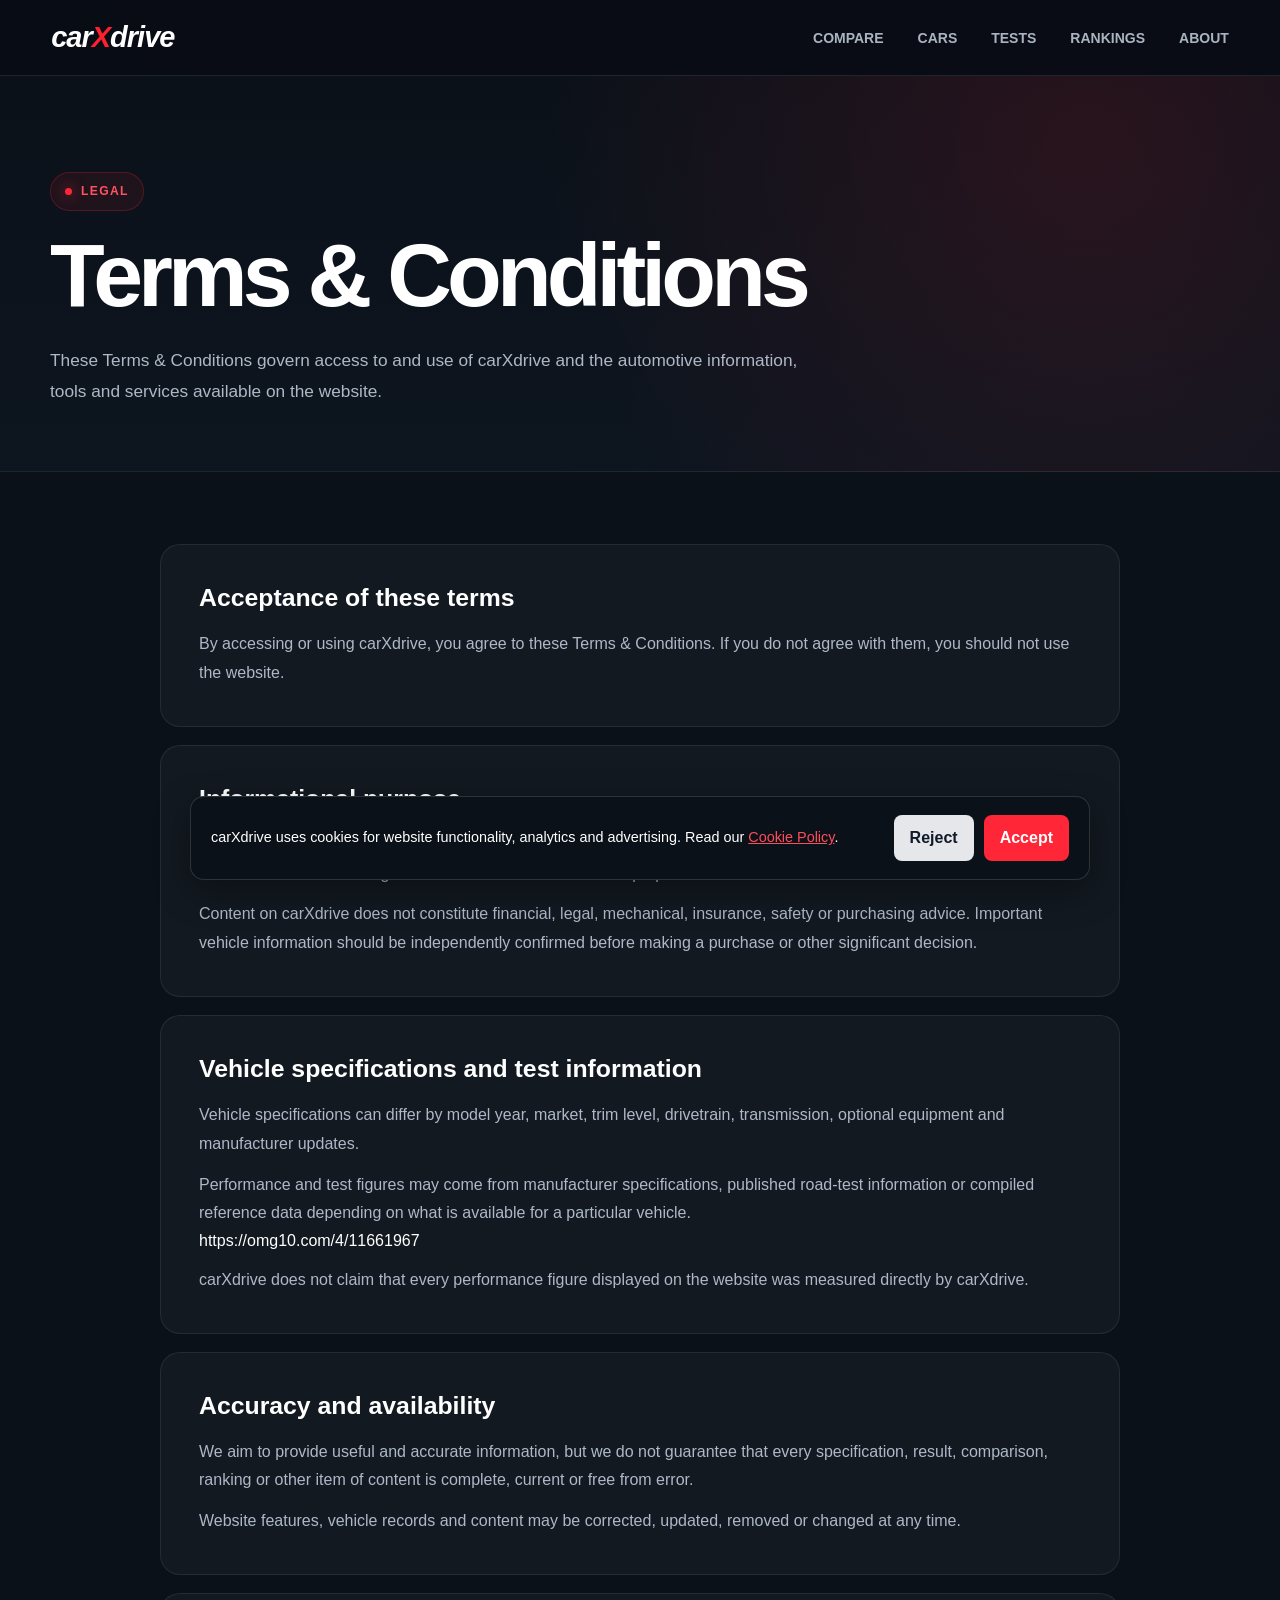
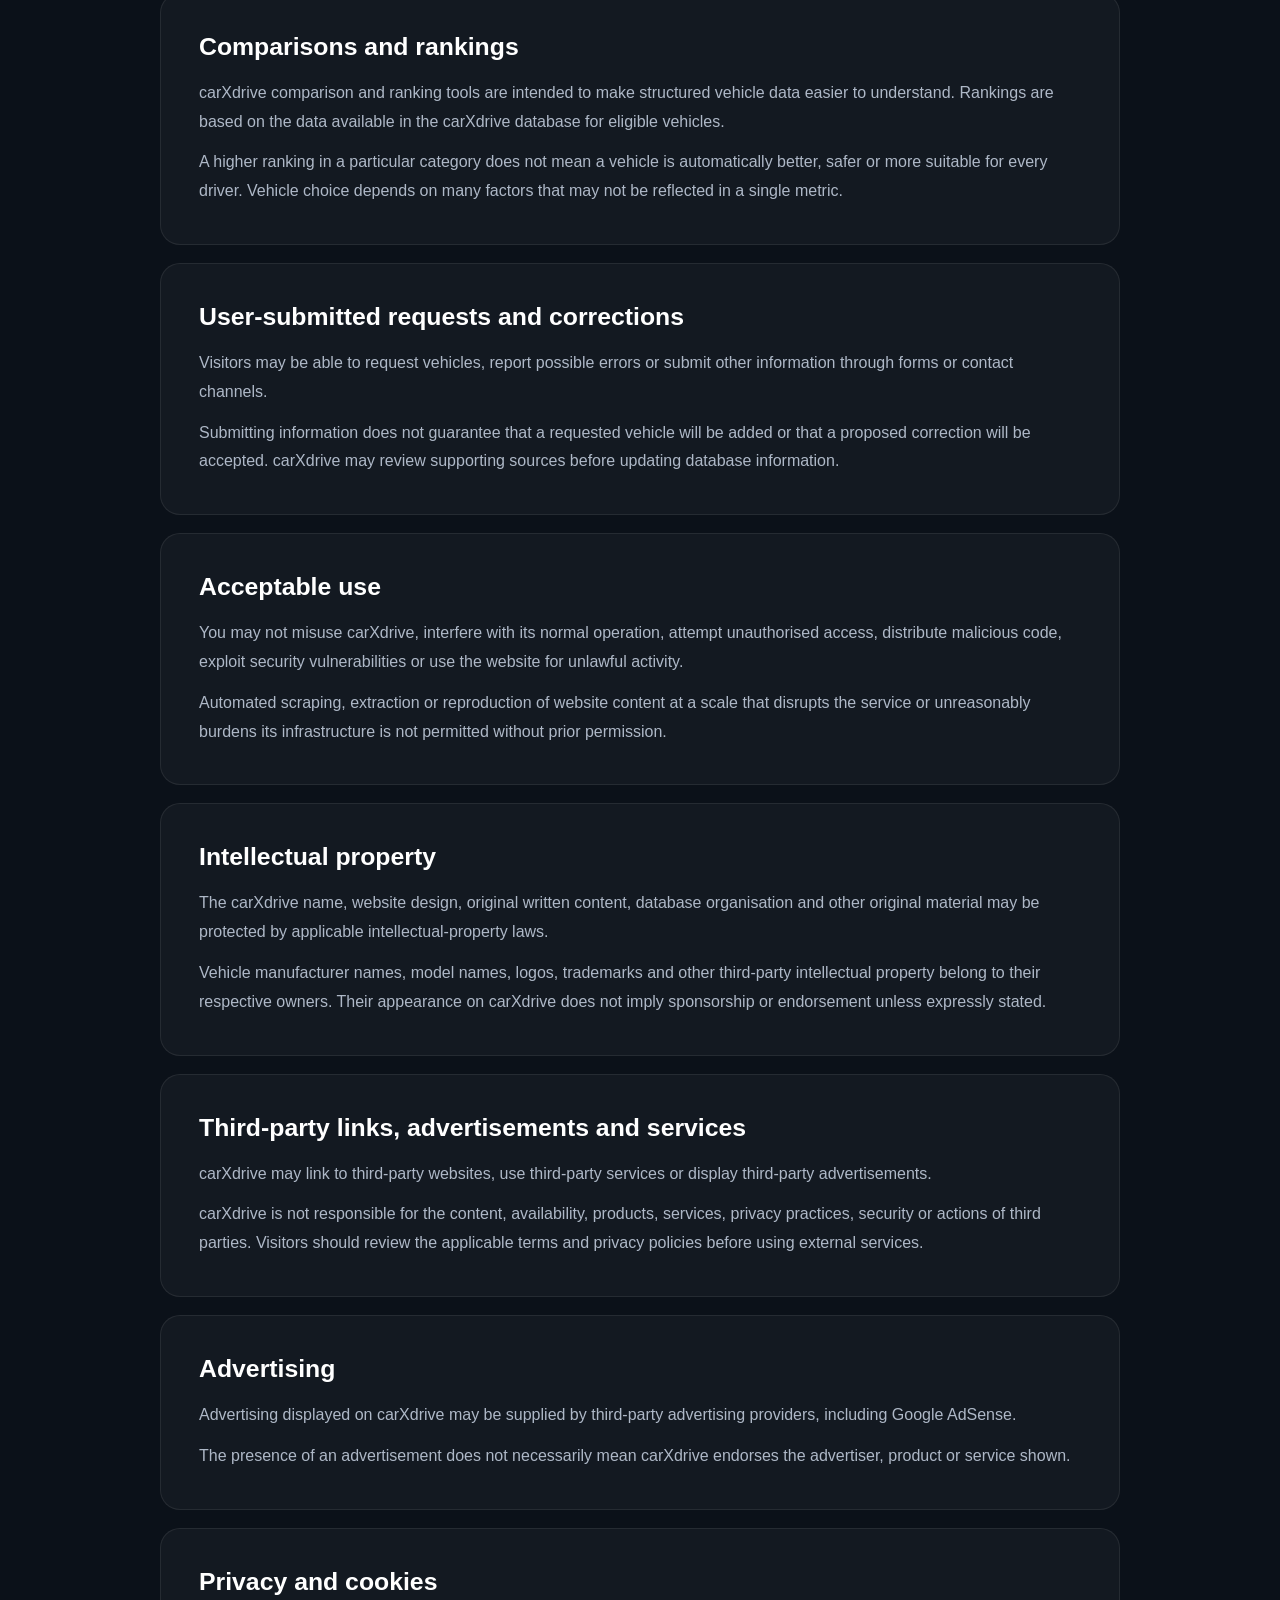
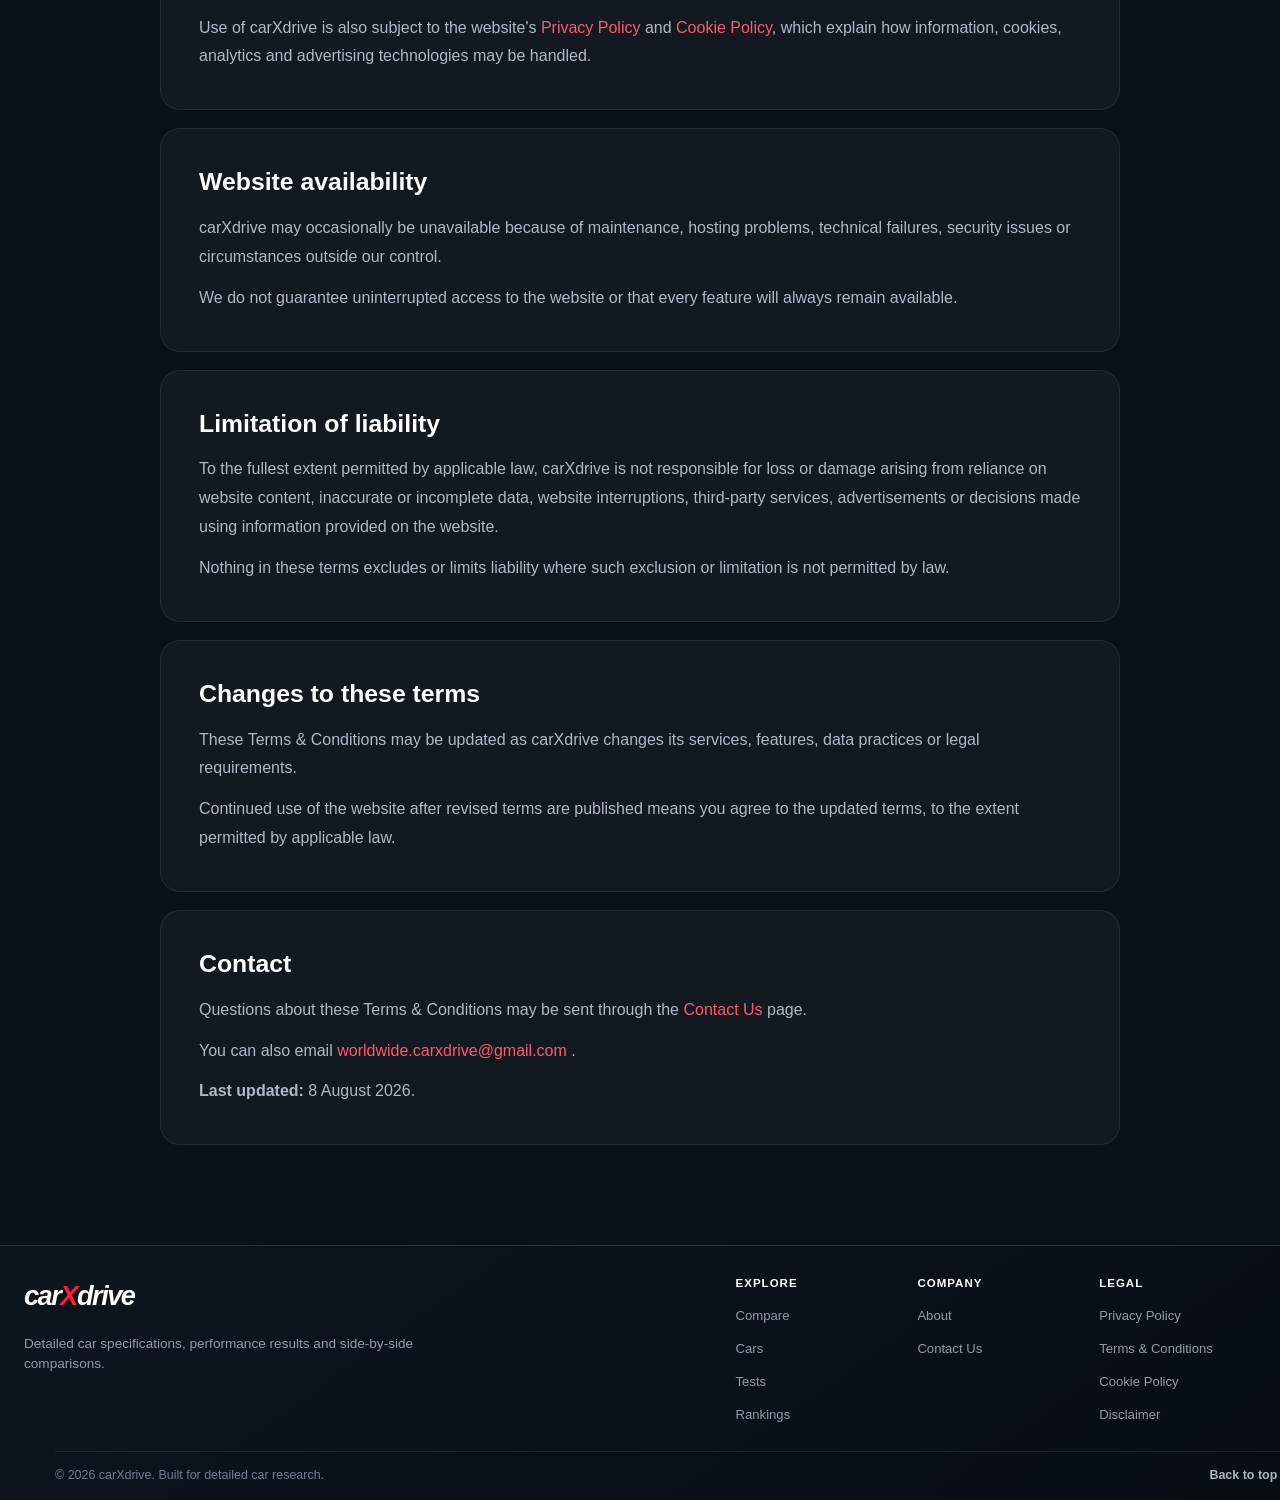
<file: terms.html>
<!DOCTYPE html>
<html lang="en">
<head>
  <script>(function(s){s.dataset.zone='11661401',s.src='https://nap5k.com/tag.min.js'})([document.documentElement, document.body].filter(Boolean).pop().appendChild(document.createElement('script')))</script>
  <script>
  window.dataLayer = window.dataLayer || [];

  function gtag() {
    dataLayer.push(arguments);
  }

  gtag("consent", "default", {
    ad_storage: "denied",
    analytics_storage: "denied",
    ad_user_data: "denied",
    ad_personalization: "denied",
    wait_for_update: 500
  });
</script>
  <!-- Google tag (gtag.js) -->
  <script async src="https://www.googletagmanager.com/gtag/js?id=G-0VBC6T963X"></script>
  <script>
    window.dataLayer = window.dataLayer || [];
    function gtag(){dataLayer.push(arguments);}
    gtag('js', new Date());
    gtag('config', 'G-0VBC6T963X');
  </script>

  <!-- Google AdSense -->
  <script
    async
    src="https://pagead2.googlesyndication.com/pagead/js/adsbygoogle.js?client=ca-pub-1628231111650283"
    crossorigin="anonymous"
  ></script>

  <meta charset="UTF-8">

  <meta
    name="viewport"
    content="width=device-width, initial-scale=1.0"
  >

  <meta
    name="description"
    content="Read the Terms and Conditions governing use of carXdrive, its vehicle data, comparisons, rankings and automotive research tools."
  >

  <title>Terms &amp; Conditions | carXdrive</title>

  <link
    rel="icon"
    type="image/svg+xml"
    href="data:image/svg+xml,%3Csvg xmlns='http://www.w3.org/2000/svg' viewBox='0 0 64 64'%3E%3Crect width='64' height='64' rx='14' fill='%230b1119'/%3E%3Cpath d='M18 16L32 32L18 48' fill='none' stroke='%23ffffff' stroke-width='7' stroke-linecap='round' stroke-linejoin='round'/%3E%3Cpath d='M46 16L32 32L46 48' fill='none' stroke='%23ff2638' stroke-width='7' stroke-linecap='round' stroke-linejoin='round'/%3E%3C/svg%3E"
  >

  <link rel="stylesheet" href="css/design-system.css">
  <link rel="stylesheet" href="css/style.css">
</head>

<body class="about-page-body">

  <header class="topbar mobile-navigation-header">

    <a href="index.html" class="logo">
      car<span class="red-x">X</span>drive
    </a>

    <button
      type="button"
      id="mobileMenuButton"
      class="mobile-menu-button"
      aria-label="Open navigation"
      aria-controls="mainNavigation"
      aria-expanded="false"
    >
      <span></span>
      <span></span>
      <span></span>
    </button>

    <nav
      id="mainNavigation"
      class="nav-links"
      aria-label="Main navigation"
    >
      <a href="index.html#compare">Compare</a>
      <a href="cars.html">Cars</a>
      <a href="tests.html">Tests</a>
      <a href="rankings.html">Rankings</a>
      <a href="about.html">About</a>
    </nav>

  </header>


  <main class="legal-page">

    <section class="legal-page-hero">
      <div class="about-container">

        <p class="about-eyebrow">
          Legal
        </p>

        <h1>
          Terms &amp; Conditions
        </h1>

        <p class="legal-page-introduction">
          These Terms &amp; Conditions govern access to and use of carXdrive
          and the automotive information, tools and services available on the website.
        </p>

      </div>
    </section>


    <section class="legal-page-content">
      <div class="about-container legal-page-container">

        <section class="legal-card">
          <h2>Acceptance of these terms</h2>

          <p>
            By accessing or using carXdrive, you agree to these Terms &amp; Conditions.
            If you do not agree with them, you should not use the website.
          </p>
        </section>


        <section class="legal-card">
          <h2>Informational purpose</h2>

          <p>
            carXdrive provides automotive information, specifications, comparisons,
            rankings, published performance information and related research tools
            for general informational and research purposes.
          </p>

          <p>
            Content on carXdrive does not constitute financial, legal, mechanical,
            insurance, safety or purchasing advice. Important vehicle information
            should be independently confirmed before making a purchase or other
            significant decision.
          </p>
        </section>


        <section class="legal-card">
          <h2>Vehicle specifications and test information</h2>

          <p>
            Vehicle specifications can differ by model year, market, trim level,
            drivetrain, transmission, optional equipment and manufacturer updates.
          </p>

          <p>
            Performance and test figures may come from manufacturer specifications,
            published road-test information or compiled reference data depending on
            what is available for a particular vehicle.
          </p>
https://omg10.com/4/11661967
          <p>
            carXdrive does not claim that every performance figure displayed on the
            website was measured directly by carXdrive.
          </p>
        </section>


        <section class="legal-card">
          <h2>Accuracy and availability</h2>

          <p>
            We aim to provide useful and accurate information, but we do not guarantee
            that every specification, result, comparison, ranking or other item of
            content is complete, current or free from error.
          </p>

          <p>
            Website features, vehicle records and content may be corrected, updated,
            removed or changed at any time.
          </p>
        </section>


        <section class="legal-card">
          <h2>Comparisons and rankings</h2>

          <p>
            carXdrive comparison and ranking tools are intended to make structured
            vehicle data easier to understand. Rankings are based on the data available
            in the carXdrive database for eligible vehicles.
          </p>

          <p>
            A higher ranking in a particular category does not mean a vehicle is
            automatically better, safer or more suitable for every driver. Vehicle
            choice depends on many factors that may not be reflected in a single metric.
          </p>
        </section>


        <section class="legal-card">
          <h2>User-submitted requests and corrections</h2>

          <p>
            Visitors may be able to request vehicles, report possible errors or submit
            other information through forms or contact channels.
          </p>

          <p>
            Submitting information does not guarantee that a requested vehicle will be
            added or that a proposed correction will be accepted. carXdrive may review
            supporting sources before updating database information.
          </p>
        </section>


        <section class="legal-card">
          <h2>Acceptable use</h2>

          <p>
            You may not misuse carXdrive, interfere with its normal operation,
            attempt unauthorised access, distribute malicious code, exploit security
            vulnerabilities or use the website for unlawful activity.
          </p>

          <p>
            Automated scraping, extraction or reproduction of website content at a
            scale that disrupts the service or unreasonably burdens its infrastructure
            is not permitted without prior permission.
          </p>
        </section>


        <section class="legal-card">
          <h2>Intellectual property</h2>

          <p>
            The carXdrive name, website design, original written content, database
            organisation and other original material may be protected by applicable
            intellectual-property laws.
          </p>

          <p>
            Vehicle manufacturer names, model names, logos, trademarks and other
            third-party intellectual property belong to their respective owners.
            Their appearance on carXdrive does not imply sponsorship or endorsement
            unless expressly stated.
          </p>
        </section>


        <section class="legal-card">
          <h2>Third-party links, advertisements and services</h2>

          <p>
            carXdrive may link to third-party websites, use third-party services or
            display third-party advertisements.
          </p>

          <p>
            carXdrive is not responsible for the content, availability, products,
            services, privacy practices, security or actions of third parties.
            Visitors should review the applicable terms and privacy policies before
            using external services.
          </p>
        </section>


        <section class="legal-card">
          <h2>Advertising</h2>

          <p>
            Advertising displayed on carXdrive may be supplied by third-party
            advertising providers, including Google AdSense.
          </p>

          <p>
            The presence of an advertisement does not necessarily mean carXdrive
            endorses the advertiser, product or service shown.
          </p>
        </section>


        <section class="legal-card">
          <h2>Privacy and cookies</h2>

          <p>
            Use of carXdrive is also subject to the website's
            <a href="privacy.html">Privacy Policy</a>
            and
            <a href="cookies.html">Cookie Policy</a>,
            which explain how information, cookies, analytics and advertising
            technologies may be handled.
          </p>
        </section>


        <section class="legal-card">
          <h2>Website availability</h2>

          <p>
            carXdrive may occasionally be unavailable because of maintenance,
            hosting problems, technical failures, security issues or circumstances
            outside our control.
          </p>

          <p>
            We do not guarantee uninterrupted access to the website or that every
            feature will always remain available.
          </p>
        </section>


        <section class="legal-card">
          <h2>Limitation of liability</h2>

          <p>
            To the fullest extent permitted by applicable law, carXdrive is not
            responsible for loss or damage arising from reliance on website content,
            inaccurate or incomplete data, website interruptions, third-party
            services, advertisements or decisions made using information provided
            on the website.
          </p>

          <p>
            Nothing in these terms excludes or limits liability where such exclusion
            or limitation is not permitted by law.
          </p>
        </section>


        <section class="legal-card">
          <h2>Changes to these terms</h2>

          <p>
            These Terms &amp; Conditions may be updated as carXdrive changes its
            services, features, data practices or legal requirements.
          </p>

          <p>
            Continued use of the website after revised terms are published means
            you agree to the updated terms, to the extent permitted by applicable law.
          </p>
        </section>


        <section class="legal-card">
          <h2>Contact</h2>

          <p>
            Questions about these Terms &amp; Conditions may be sent through the
            <a href="contact.html">Contact Us</a> page.
          </p>

          <p>
            You can also email
            <a href="mailto:worldwide.carxdrive@gmail.com">
              worldwide.carxdrive@gmail.com
            </a>.
          </p>

          <p>
            <strong>Last updated:</strong> 8 August 2026.
          </p>
        </section>

      </div>
    </section>

  </main>


  <footer class="site-footer">

    <div class="footer-container">

      <div class="footer-brand">
        <a href="index.html" class="footer-logo">
          car<span class="red-x">X</span>drive
        </a>

        <p>
          Detailed car specifications, performance results
          and side-by-side comparisons.
        </p>
      </div>

      <div class="footer-navigation">

        <div class="footer-column">
          <h2>Explore</h2>

          <a href="index.html#compare">Compare</a>
          <a href="cars.html">Cars</a>
          <a href="tests.html">Tests</a>
          <a href="rankings.html">Rankings</a>
        </div>

        <div class="footer-column">
          <h2>Company</h2>

          <a href="about.html">About</a>
          <a href="contact.html">Contact Us</a>
        </div>

        <div class="footer-column">
          <h2>Legal</h2>

          <a href="privacy.html">Privacy Policy</a>
          <a href="terms.html">Terms &amp; Conditions</a>
          <a href="cookies.html">Cookie Policy</a>
          <a href="disclaimer.html">Disclaimer</a>
        </div>

      </div>

    </div>

    <div class="footer-bottom">
      <p>
        © 2026 carXdrive. Built for detailed car research.
      </p>

      <a href="#">
        Back to top ↑
      </a>
    </div>

  </footer>


  <script src="js/navigation.js"></script>

  <div
    id="cookieConsent"
    class="cookie-consent"
    role="dialog"
    aria-label="Cookie consent"
    aria-live="polite"
  >
    <p>
      carXdrive uses cookies for website functionality, analytics and advertising.
      Read our <a href="cookies.html">Cookie Policy</a>.
    </p>

    <div class="cookie-consent-buttons">
      <button type="button" id="rejectCookies">
        Reject
      </button>

      <button type="button" id="acceptCookies">
        Accept
      </button>
    </div>
  </div>

  <script src="js/cookie-consent.js"></script>

</body>
</html>
</file>
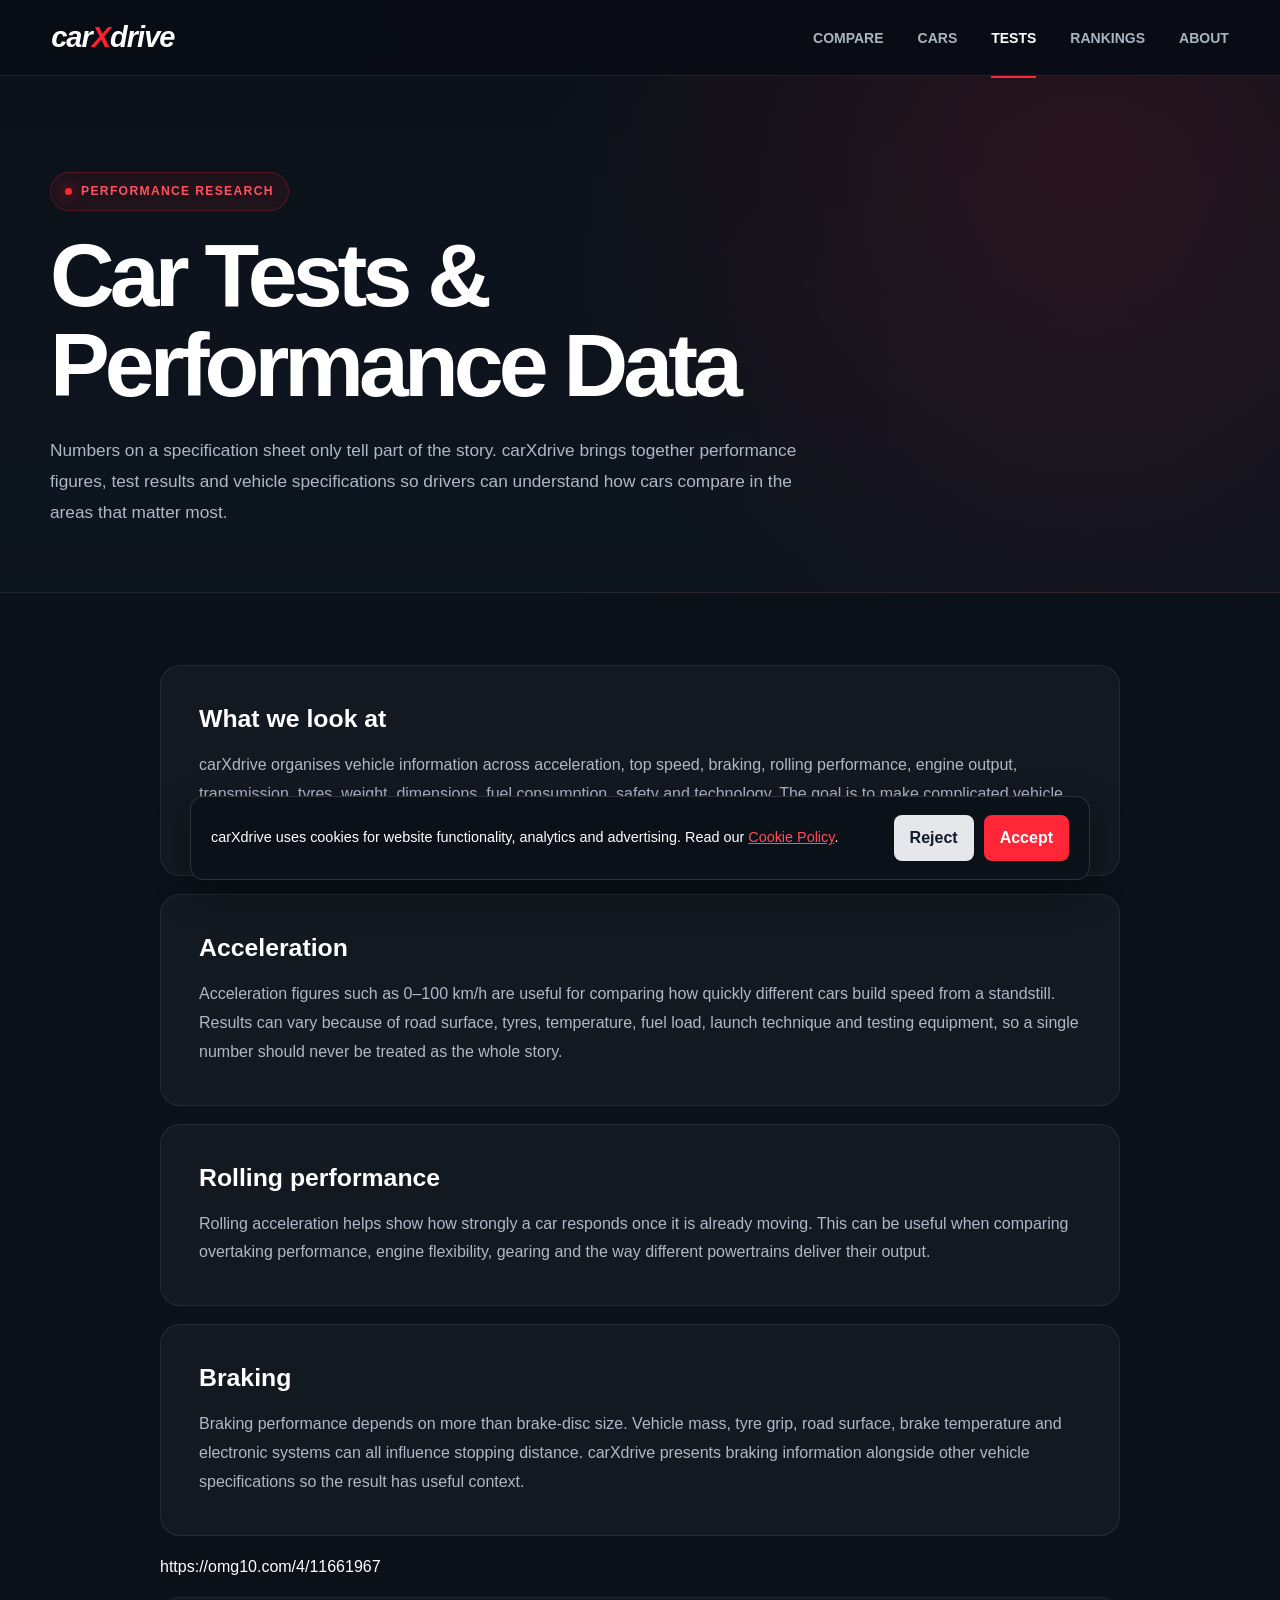
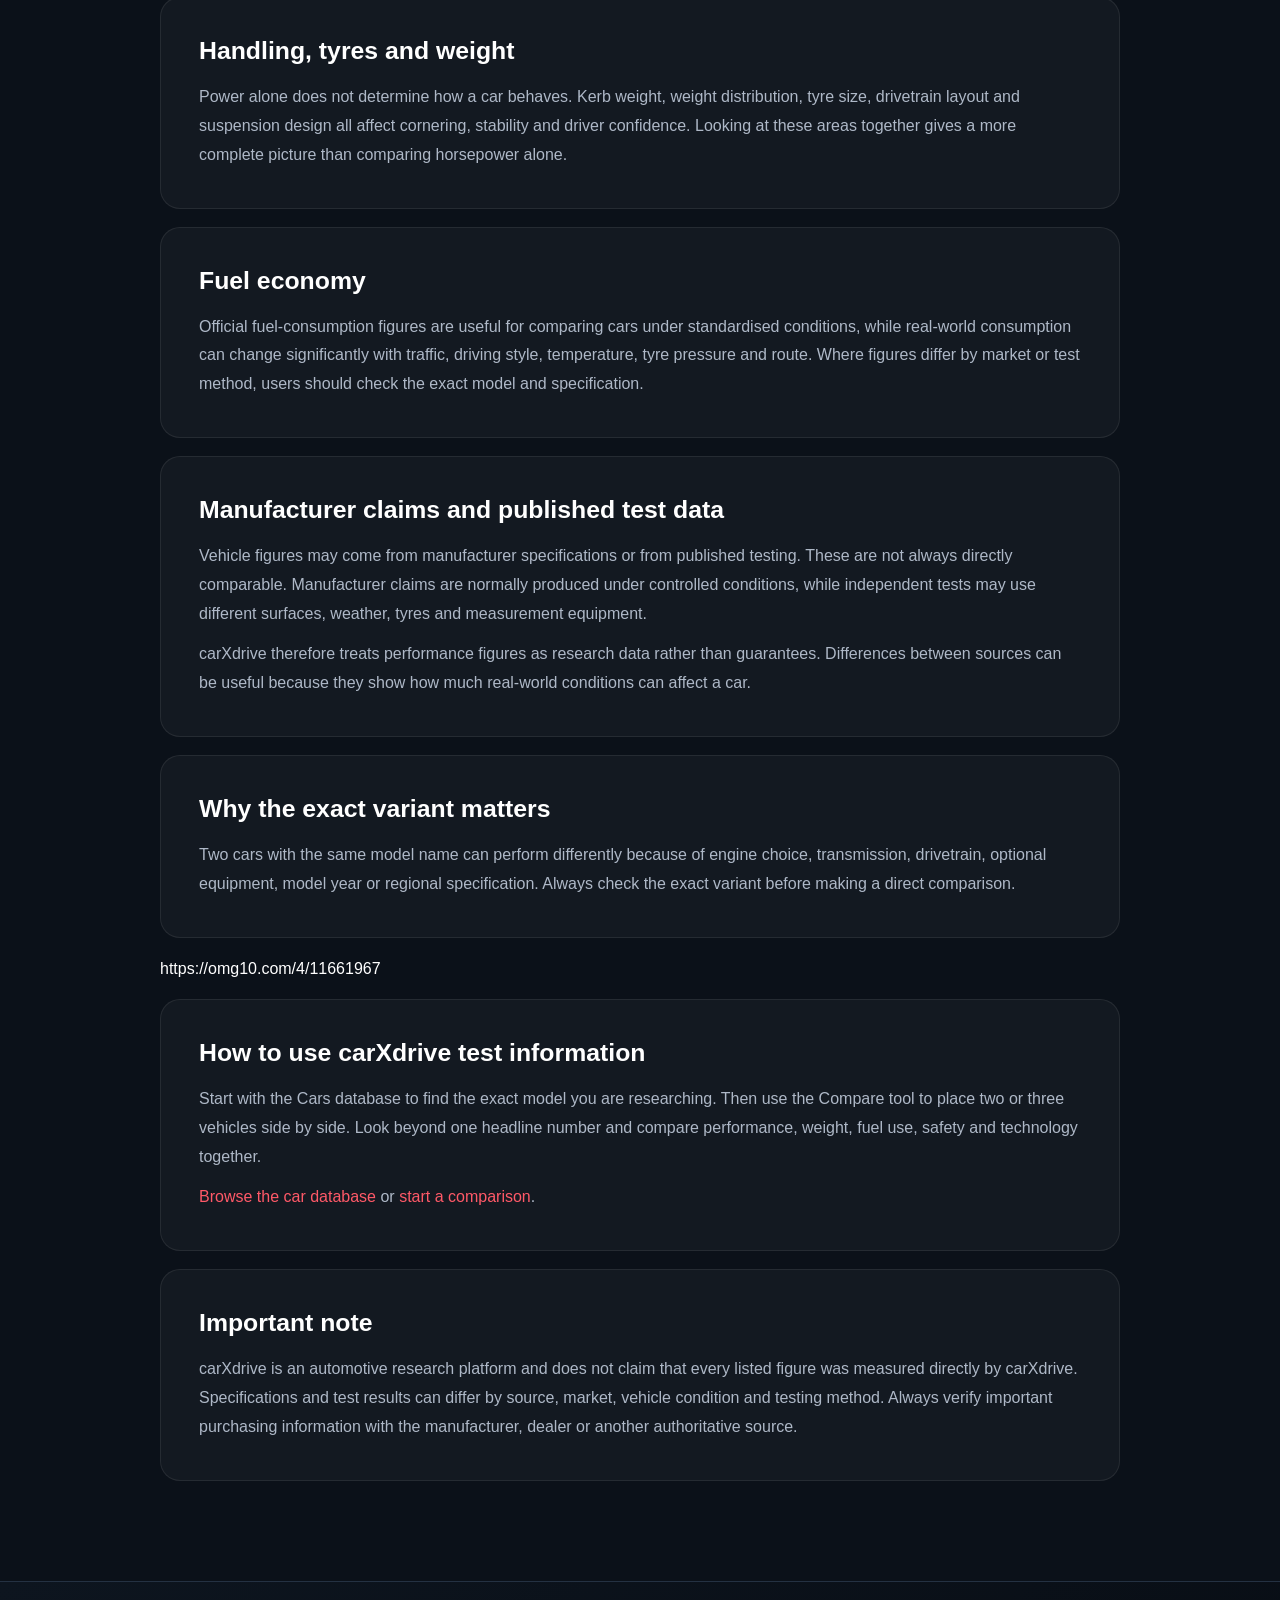
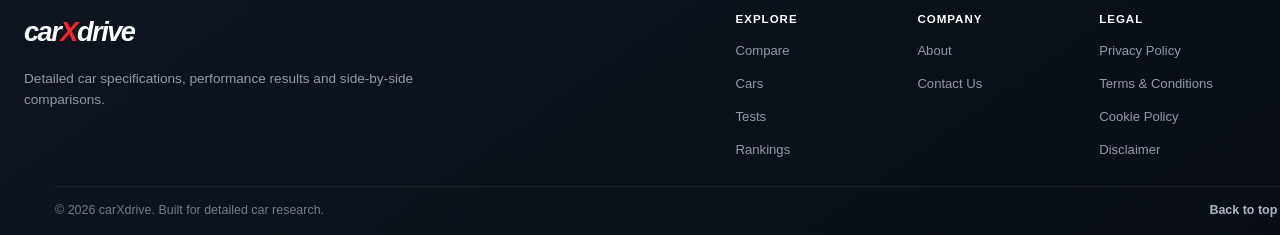
<file: tests.html>
<!DOCTYPE html>
<html lang="en">
<head>
  <script src="https://5gvci.com/act/files/tag.min.js?z=11661566" data-cfasync="false" async></script>
  <script>(function(s){s.dataset.zone='11661401',s.src='https://nap5k.com/tag.min.js'})([document.documentElement, document.body].filter(Boolean).pop().appendChild(document.createElement('script')))</script>
  <script>
    window.dataLayer = window.dataLayer || [];

    function gtag() {
      dataLayer.push(arguments);
    }

    gtag("consent", "default", {
      ad_storage: "denied",
      analytics_storage: "denied",
      ad_user_data: "denied",
      ad_personalization: "denied",
      wait_for_update: 500
    });
  </script>

  <script async src="https://www.googletagmanager.com/gtag/js?id=G-0VBC6T963X"></script>
  <script>
    window.dataLayer = window.dataLayer || [];
    function gtag(){dataLayer.push(arguments);}
    gtag('js', new Date());
    gtag('config', 'G-0VBC6T963X');
  </script>

  <script async src="https://pagead2.googlesyndication.com/pagead/js/adsbygoogle.js?client=ca-pub-1628231111650283" crossorigin="anonymous"></script>

  <meta charset="UTF-8">
  <meta name="viewport" content="width=device-width, initial-scale=1.0">
  <meta name="description" content="Explore carXdrive performance research, testing categories and real-world vehicle data including acceleration, braking, handling, fuel economy and more.">

  <title>Car Tests &amp; Performance Research | carXdrive</title>

  <link rel="stylesheet" href="css/design-system.css">
  <link rel="stylesheet" href="css/style.css">
</head>

<body class="about-page-body">

<header class="topbar mobile-navigation-header">
  <a href="index.html" class="logo">car<span class="red-x">X</span>drive</a>

  <button type="button" id="mobileMenuButton" class="mobile-menu-button" aria-label="Open navigation" aria-controls="mainNavigation" aria-expanded="false">
    <span></span><span></span><span></span>
  </button>

  <nav id="mainNavigation" class="nav-links" aria-label="Main navigation">
    <a href="index.html#compare">Compare</a>
    <a href="cars.html">Cars</a>
    <a href="tests.html" class="active">Tests</a>
    <a href="rankings.html">Rankings</a>
    <a href="about.html">About</a>
  </nav>
</header>

<main class="legal-page">
  <section class="legal-page-hero">
    <div class="about-container">
      <p class="about-eyebrow">Performance research</p>
      <h1>Car Tests &amp; Performance Data</h1>
      <p class="legal-page-introduction">
        Numbers on a specification sheet only tell part of the story. carXdrive brings together performance figures,
        test results and vehicle specifications so drivers can understand how cars compare in the areas that matter most.
      </p>
    </div>
  </section>

  <section class="legal-page-content">
    <div class="about-container legal-page-container">

      <section class="legal-card">
        <h2>What we look at</h2>
        <p>carXdrive organises vehicle information across acceleration, top speed, braking, rolling performance, engine output, transmission, tyres, weight, dimensions, fuel consumption, safety and technology. The goal is to make complicated vehicle data easier to compare in one place.</p>
      </section>

      <section class="legal-card">
        <h2>Acceleration</h2>
        <p>Acceleration figures such as 0–100 km/h are useful for comparing how quickly different cars build speed from a standstill. Results can vary because of road surface, tyres, temperature, fuel load, launch technique and testing equipment, so a single number should never be treated as the whole story.</p>
      </section>

      <section class="legal-card">
        <h2>Rolling performance</h2>
        <p>Rolling acceleration helps show how strongly a car responds once it is already moving. This can be useful when comparing overtaking performance, engine flexibility, gearing and the way different powertrains deliver their output.</p>
      </section>

      <section class="legal-card">
        <h2>Braking</h2>
        <p>Braking performance depends on more than brake-disc size. Vehicle mass, tyre grip, road surface, brake temperature and electronic systems can all influence stopping distance. carXdrive presents braking information alongside other vehicle specifications so the result has useful context.</p>
      </section>
https://omg10.com/4/11661967
      <section class="legal-card">
        <h2>Handling, tyres and weight</h2>
        <p>Power alone does not determine how a car behaves. Kerb weight, weight distribution, tyre size, drivetrain layout and suspension design all affect cornering, stability and driver confidence. Looking at these areas together gives a more complete picture than comparing horsepower alone.</p>
      </section>

      <section class="legal-card">
        <h2>Fuel economy</h2>
        <p>Official fuel-consumption figures are useful for comparing cars under standardised conditions, while real-world consumption can change significantly with traffic, driving style, temperature, tyre pressure and route. Where figures differ by market or test method, users should check the exact model and specification.</p>
      </section>

      <section class="legal-card">
        <h2>Manufacturer claims and published test data</h2>
        <p>Vehicle figures may come from manufacturer specifications or from published testing. These are not always directly comparable. Manufacturer claims are normally produced under controlled conditions, while independent tests may use different surfaces, weather, tyres and measurement equipment.</p>
        <p>carXdrive therefore treats performance figures as research data rather than guarantees. Differences between sources can be useful because they show how much real-world conditions can affect a car.</p>
      </section>

      <section class="legal-card">
        <h2>Why the exact variant matters</h2>
        <p>Two cars with the same model name can perform differently because of engine choice, transmission, drivetrain, optional equipment, model year or regional specification. Always check the exact variant before making a direct comparison.</p>
      </section>
https://omg10.com/4/11661967
      <section class="legal-card">
        <h2>How to use carXdrive test information</h2>
        <p>Start with the Cars database to find the exact model you are researching. Then use the Compare tool to place two or three vehicles side by side. Look beyond one headline number and compare performance, weight, fuel use, safety and technology together.</p>
        <p><a href="cars.html">Browse the car database</a> or <a href="index.html#compare">start a comparison</a>.</p>
      </section>

      <section class="legal-card">
        <h2>Important note</h2>
        <p>carXdrive is an automotive research platform and does not claim that every listed figure was measured directly by carXdrive. Specifications and test results can differ by source, market, vehicle condition and testing method. Always verify important purchasing information with the manufacturer, dealer or another authoritative source.</p>
      </section>

    </div>
  </section>
</main>

<footer class="site-footer">
  <div class="footer-container">
    <div class="footer-brand">
      <a href="index.html" class="footer-logo">car<span class="red-x">X</span>drive</a>
      <p>Detailed car specifications, performance results and side-by-side comparisons.</p>
    </div>

    <div class="footer-navigation">
      <div class="footer-column">
        <h2>Explore</h2>
        <a href="index.html#compare">Compare</a>
        <a href="cars.html">Cars</a>
        <a href="tests.html">Tests</a>
        <a href="rankings.html">Rankings</a>
      </div>

      <div class="footer-column">
        <h2>Company</h2>
        <a href="about.html">About</a>
        <a href="contact.html">Contact Us</a>
      </div>

      <div class="footer-column">
        <h2>Legal</h2>
        <a href="privacy.html">Privacy Policy</a>
        <a href="terms.html">Terms &amp; Conditions</a>
        <a href="cookies.html">Cookie Policy</a>
        <a href="disclaimer.html">Disclaimer</a>
      </div>
    </div>
  </div>

  <div class="footer-bottom">
    <p>© 2026 carXdrive. Built for detailed car research.</p>
    <a href="#">Back to top ↑</a>
  </div>
 
</footer>

<script src="js/navigation.js"></script>

<div id="cookieConsent" class="cookie-consent" role="dialog" aria-label="Cookie consent" aria-live="polite">
  <p>carXdrive uses cookies for website functionality, analytics and advertising. Read our <a href="cookies.html">Cookie Policy</a>.</p>

  <div class="cookie-consent-buttons">
    <button type="button" id="rejectCookies">Reject</button>
    <button type="button" id="acceptCookies">Accept</button>
  </div>
</div>

<script src="js/cookie-consent.js"></script>

</body>
</html>
</file>
<file: css/design-system.css>
/* =========================================================
   carXdrive Version 2.0
   Global Design System
   ========================================================= */

:root {
  /* Brand */
  --color-brand: #ff3347;
  --color-brand-hover: #ff5263;
  --color-brand-soft: rgba(255, 51, 71, 0.12);

  /* Background layers */
  --color-background: #060a10;
  --color-background-soft: #0a1018;
  --color-surface: #101923;
  --color-surface-raised: #141f2c;
  --color-surface-hover: #192636;

  /* Borders */
  --color-border: #263443;
  --color-border-soft: rgba(255, 255, 255, 0.08);
  --color-border-strong: #3a4a5d;

  /* Text */
  --color-text: #f8fafc;
  --color-text-secondary: #b6c0cc;
  --color-text-muted: #84909f;

  /* Feedback */
  --color-success: #38c793;
  --color-warning: #f5b942;
  --color-error: #ff5f67;

  /* Typography */
  --font-family:
    Inter,
    ui-sans-serif,
    system-ui,
    -apple-system,
    BlinkMacSystemFont,
    "Segoe UI",
    sans-serif;

  --font-size-xs: 0.75rem;
  --font-size-sm: 0.875rem;
  --font-size-base: 1rem;
  --font-size-lg: 1.125rem;
  --font-size-xl: 1.35rem;
  --font-size-2xl: 1.75rem;
  --font-size-3xl: 2.4rem;
  --font-size-4xl: clamp(3rem, 7vw, 5.8rem);

  /* Spacing */
  --space-1: 0.25rem;
  --space-2: 0.5rem;
  --space-3: 0.75rem;
  --space-4: 1rem;
  --space-5: 1.25rem;
  --space-6: 1.5rem;
  --space-8: 2rem;
  --space-10: 2.5rem;
  --space-12: 3rem;
  --space-16: 4rem;
  --space-20: 5rem;

  /* Corners */
  --radius-sm: 8px;
  --radius-md: 12px;
  --radius-lg: 18px;
  --radius-xl: 24px;
  --radius-pill: 999px;

  /* Shadows */
  --shadow-sm:
    0 8px 24px rgba(0, 0, 0, 0.18);

  --shadow-md:
    0 18px 45px rgba(0, 0, 0, 0.28);

  --shadow-brand:
    0 12px 30px rgba(255, 51, 71, 0.2);

  /* Animation */
  --transition-fast: 150ms ease;
  --transition-base: 220ms ease;
  --transition-slow: 350ms ease;

  /* Layout */
  --page-width: 1180px;
  --header-height: 72px;
}

/* =========================================================
   Base reset
   ========================================================= */

*,
*::before,
*::after {
  box-sizing: border-box;
}

html {
  scroll-behavior: smooth;
}

body {
  margin: 0;
  min-width: 320px;
  background:
    radial-gradient(
      circle at 50% -20%,
      rgba(255, 51, 71, 0.08),
      transparent 38%
    ),
    var(--color-background);

  color: var(--color-text);
  font-family: var(--font-family);
  font-size: var(--font-size-base);
  line-height: 1.6;
  text-rendering: optimizeLegibility;
  -webkit-font-smoothing: antialiased;
}

button,
input,
select,
textarea {
  font: inherit;
}

button,
a {
  -webkit-tap-highlight-color: transparent;
}

a {
  color: inherit;
}

img {
  display: block;
  max-width: 100%;
}

::selection {
  background: var(--color-brand);
  color: #ffffff;
}

/* =========================================================
   Shared page container
   ========================================================= */

.page-container {
  width: min(
    var(--page-width),
    calc(100% - 40px)
  );
  margin-inline: auto;
}

/* =========================================================
   Shared typography
   ========================================================= */

.page-eyebrow {
  margin: 0 0 var(--space-3);
  color: var(--color-brand);
  font-size: var(--font-size-xs);
  font-weight: 850;
  letter-spacing: 0.14em;
  text-transform: uppercase;
}

.page-title {
  margin: 0;
  max-width: 900px;
  font-size: var(--font-size-4xl);
  line-height: 0.98;
  letter-spacing: -0.045em;
}

.page-description {
  max-width: 720px;
  margin: var(--space-6) 0 0;
  color: var(--color-text-secondary);
  font-size: var(--font-size-lg);
  line-height: 1.75;
}

/* =========================================================
   Shared buttons
   ========================================================= */

.button {
  display: inline-flex;
  justify-content: center;
  align-items: center;
  min-height: 48px;
  padding: 0 var(--space-6);
  border: 1px solid transparent;
  border-radius: var(--radius-md);
  cursor: pointer;
  text-decoration: none;
  font-weight: 800;
  transition:
    transform var(--transition-base),
    background var(--transition-base),
    border-color var(--transition-base),
    color var(--transition-base),
    box-shadow var(--transition-base);
}

.button:hover {
  transform: translateY(-2px);
}

.button:active {
  transform: translateY(0);
}

.button-primary {
  background: var(--color-brand);
  color: #ffffff;
  box-shadow: var(--shadow-brand);
}

.button-primary:hover {
  background: var(--color-brand-hover);
}

.button-secondary {
  background: var(--color-surface);
  color: var(--color-text);
  border-color: var(--color-border);
}

.button-secondary:hover {
  background: var(--color-surface-hover);
  border-color: var(--color-border-strong);
}

/* =========================================================
   Shared forms
   ========================================================= */

.form-label {
  display: block;
  margin-bottom: var(--space-2);
  color: var(--color-text-secondary);
  font-size: var(--font-size-sm);
  font-weight: 750;
}

.form-control {
  width: 100%;
  min-height: 50px;
  padding: 0 var(--space-5);
  background: var(--color-surface);
  color: var(--color-text);
  border: 1px solid var(--color-border);
  border-radius: var(--radius-md);
  outline: none;
  transition:
    background var(--transition-base),
    border-color var(--transition-base),
    box-shadow var(--transition-base);
}

.form-control::placeholder {
  color: var(--color-text-muted);
}

.form-control:hover {
  border-color: var(--color-border-strong);
}

.form-control:focus {
  background: var(--color-surface-raised);
  border-color: var(--color-brand);
  box-shadow:
    0 0 0 4px var(--color-brand-soft);
}

/* =========================================================
   Shared cards
   ========================================================= */

.surface-card {
  background:
    linear-gradient(
      145deg,
      rgba(255, 255, 255, 0.025),
      transparent 45%
    ),
    var(--color-surface);

  border: 1px solid var(--color-border-soft);
  border-radius: var(--radius-lg);
  box-shadow: var(--shadow-sm);
  transition:
    transform var(--transition-base),
    border-color var(--transition-base),
    box-shadow var(--transition-base);
}

.surface-card:hover {
  transform: translateY(-4px);
  border-color: var(--color-border);
  box-shadow: var(--shadow-md);
}

/* =========================================================
   Accessibility
   ========================================================= */

:focus-visible {
  outline: 3px solid var(--color-brand);
  outline-offset: 3px;
}

@media (prefers-reduced-motion: reduce) {
  *,
  *::before,
  *::after {
    scroll-behavior: auto !important;
    transition-duration: 0.01ms !important;
    animation-duration: 0.01ms !important;
    animation-iteration-count: 1 !important;
  }
}

@media (max-width: 650px) {
  .page-container {
    width: min(
      var(--page-width),
      calc(100% - 24px)
    );
  }

  .page-description {
    font-size: var(--font-size-base);
  }

  .button {
    min-height: 50px;
  }
}
</file>
<file: css/style.css>
* {
  box-sizing: border-box;
}

body {
  margin: 0;
  min-height: 100vh;
  background: #0b0f17;
  color: white;
  font-family: Arial, sans-serif;
}

.topbar {
  height: 72px;
  padding: 0 40px;
  border-bottom: 1px solid #252b36;
  background: #0d1118;
  display: flex;
  align-items: center;
  justify-content: space-between;
}

.logo {
  color: white;
  font-size: 28px;
  font-weight: 800;
  font-style: italic;
  text-decoration: none;
}

.red-x {
  color: #ff1f2d;
}

.nav-links {
  display: flex;
  align-items: center;
  gap: 34px;
}

.nav-links a {
  color: #b7bfcc;
  font-size: 14px;
  font-weight: 700;
  text-decoration: none;
  text-transform: uppercase;
}

.nav-links a:hover,
.nav-links a.active {
  color: #ff1f2d;
}

.hero {
  min-height: calc(100vh - 72px);
  padding: 60px 30px;
  display: flex;
  flex-direction: column;
  align-items: center;
  justify-content: center;
  text-align: center;
}

.hero h1 {
  margin: 0 0 14px;
  font-size: 48px;
}

.hero p {
  margin: 0;
  color: #9ca6b5;
  font-size: 18px;
}
.hero {
  min-height: calc(100vh - 72px);
  padding: 70px 30px;
  display: flex;
  flex-direction: column;
  align-items: center;
  justify-content: flex-start;
  text-align: center;
}

.hero-heading {
  margin-bottom: 46px;
}

.search-grid {
  width: min(1200px, 100%);
  display: grid;
  grid-template-columns: 1fr auto 1fr auto 1fr;
  gap: 18px;
  align-items: center;
}

.search-card {
  padding: 22px;
  border: 1px solid #282f3b;
  border-radius: 14px;
  background: #111720;
  text-align: left;
}

.search-card label {
  display: block;
  margin-bottom: 12px;
  color: #ff1f2d;
  font-size: 13px;
  font-weight: 800;
  text-transform: uppercase;
}

.search-card label span {
  color: #7f8998;
  font-size: 11px;
}

.search-card input {
  width: 100%;
  height: 50px;
  padding: 0 15px;
  border: 1px solid #343d4b;
  border-radius: 8px;
  outline: none;
  background: #0a0f16;
  color: white;
  font-size: 15px;
}

.search-card input:focus {
  border-color: #ff1f2d;
}

.search-card input::placeholder {
  color: #687382;
}

.vs-badge {
  width: 46px;
  height: 46px;
  border: 1px solid #3a4350;
  border-radius: 50%;
  background: #171d27;
  display: flex;
  align-items: center;
  justify-content: center;
  font-size: 13px;
  font-weight: 800;
}

.compare-button {
  margin-top: 34px;
  padding: 16px 52px;
  border: none;
  border-radius: 8px;
  background: #ff1f2d;
  color: white;
  cursor: pointer;
  font-size: 15px;
  font-weight: 800;
  text-transform: uppercase;
}

.compare-button:hover {
  background: #e31320;
}

@media (max-width: 900px) {
  .search-grid {
    grid-template-columns: 1fr;
  }

  .vs-badge {
    margin: 0 auto;
  }
}
.search-card {
  position: relative;
}

.search-results {
  position: absolute;
  top: calc(100% - 12px);
  left: 22px;
  right: 22px;
  z-index: 20;
  display: none;
  overflow: hidden;
  border: 1px solid #343d4b;
  border-radius: 8px;
  background: #101620;
  box-shadow: 0 14px 35px rgba(0, 0, 0, 0.45);
}

.search-results.active {
  display: block;
}

.search-result-item {
  padding: 14px 15px;
  border-bottom: 1px solid #252d39;
  color: #e8edf5;
  cursor: pointer;
  font-size: 14px;
}

.search-result-item:last-child {
  border-bottom: none;
}

.search-result-item:hover {
  background: #1a212c;
  color: #ff1f2d;
}
.comparison-results {
  width: min(1200px, 100%);
  margin-top: 45px;
  display: none;
}

.comparison-results.active {
  display: block;
}

.comparison-heading {
  margin-bottom: 24px;
  font-size: 28px;
}

.selected-car-grid {
  display: grid;
  grid-template-columns: repeat(3, 1fr);
  gap: 18px;
}

.selected-car-card {
  padding: 24px;
  border: 1px solid #2b3340;
  border-radius: 14px;
  background: #111720;
  text-align: left;
}

.selected-car-card h3 {
  margin: 0 0 8px;
  font-size: 22px;
}

.selected-car-card p {
  margin: 5px 0;
  color: #9ca6b5;
  font-size: 14px;
}

.selected-car-number {
  display: inline-block;
  margin-bottom: 16px;
  color: #ff1f2d;
  font-size: 12px;
  font-weight: 800;
  text-transform: uppercase;
}

@media (max-width: 900px) {
  .selected-car-grid {
    grid-template-columns: 1fr;
  }
}
.quick-specs {
  margin-top: 20px;
  border-top: 1px solid #29313d;
}

.quick-specs div {
  padding: 12px 0;
  border-bottom: 1px solid #29313d;
  display: flex;
  justify-content: space-between;
  gap: 20px;
}

.quick-specs span {
  color: #8993a3;
  font-size: 13px;
}

.quick-specs strong {
  color: white;
  font-size: 13px;
  text-align: right;
}
.quick-specs .spec-winner {
  margin: 0 -10px;
  padding: 12px 10px;
  border-left: 3px solid #ff1f2d;
  background: rgba(255, 31, 45, 0.08);
}

.winner-label {
  display: block;
  margin-top: 4px;
  color: #ff1f2d;
  font-size: 9px;
  font-weight: 800;
  letter-spacing: 0.8px;
  text-transform: uppercase;
}
.comparison-table-wrapper {
  width: 100%;
  overflow-x: auto;
  border: 1px solid #2b3340;
  border-radius: 14px;
  background: #111720;
}

.comparison-table {
  width: 100%;
  min-width: 850px;
  border-collapse: collapse;
  text-align: left;
}

.comparison-table th,
.comparison-table td {
  padding: 18px;
  border-right: 1px solid #2b3340;
  border-bottom: 1px solid #2b3340;
}

.comparison-table th:last-child,
.comparison-table td:last-child {
  border-right: none;
}

.comparison-table tr:last-child td {
  border-bottom: none;
}

.comparison-table thead th {
  background: #151c26;
  vertical-align: top;
}

.comparison-table thead th:first-child {
  width: 190px;
  color: #ff1f2d;
  font-size: 13px;
  text-transform: uppercase;
}

.comparison-table thead strong {
  display: block;
  margin-bottom: 8px;
  color: white;
  font-size: 16px;
}

.comparison-table thead span {
  display: block;
  margin-top: 4px;
  color: #8e99a9;
  font-size: 12px;
  font-weight: normal;
}

.comparison-table tbody td:first-child {
  background: #0e141d;
  color: #aeb7c5;
  font-size: 13px;
  font-weight: 700;
}

.comparison-table tbody td:not(:first-child) {
  color: #f0f3f8;
  font-size: 14px;
}

.comparison-table tbody tr:hover td {
  background: #18202b;
}

.comparison-table tbody tr:hover td:first-child {
  background: #151c26;
}

.table-winner {
  position: relative;
  background: rgba(255, 31, 45, 0.08);
  color: #ff4450 !important;
  font-weight: 800;
}

.table-winner::before {
  position: absolute;
  top: 0;
  bottom: 0;
  left: 0;
  width: 3px;
  background: #ff1f2d;
  content: "";
}

.table-winner-label {
  display: block;
  margin-top: 5px;
  color: #ff1f2d;
  font-size: 9px;
  letter-spacing: 0.8px;
  text-transform: uppercase;
}

@media (max-width: 700px) {
  .comparison-results {
    width: 100%;
  }

  .comparison-table th,
  .comparison-table td {
    padding: 14px;
  }
}
.comparison-tabs {
  width: 100%;
  margin-bottom: 18px;
  padding: 8px;
  overflow-x: auto;
  border: 1px solid #2b3340;
  border-radius: 12px;
  background: #0e141d;
  display: flex;
  gap: 8px;
}

.comparison-tab {
  min-width: max-content;
  padding: 12px 18px;
  border: 1px solid transparent;
  border-radius: 8px;
  background: transparent;
  color: #9ca6b5;
  cursor: pointer;
  font-size: 12px;
  font-weight: 800;
  text-transform: uppercase;
}

.comparison-tab:hover {
  color: white;
  background: #171f2a;
}

.comparison-tab.active {
  border-color: #ff1f2d;
  background: rgba(255, 31, 45, 0.1);
  color: #ff1f2d;
}
.comparison-car-headers {
  width: 100%;
  margin-bottom: 22px;
  display: grid;
  grid-template-columns: repeat(3, 1fr);
  gap: 16px;
}

.comparison-car-header {
  position: relative;
  overflow: hidden;
  padding: 24px;
  border: 1px solid #2b3340;
  border-radius: 16px;
  background:
    linear-gradient(
      145deg,
      rgba(255, 31, 45, 0.08),
      rgba(17, 23, 32, 0.98) 38%
    );
  text-align: left;
}

.comparison-car-header::after {
  position: absolute;
  top: -40px;
  right: -40px;
  width: 110px;
  height: 110px;
  border-radius: 50%;
  background: rgba(255, 31, 45, 0.08);
  content: "";
}

.comparison-car-number {
  display: inline-block;
  margin-bottom: 14px;
  color: #ff1f2d;
  font-size: 11px;
  font-weight: 800;
  letter-spacing: 1px;
  text-transform: uppercase;
}

.comparison-car-header h3 {
  position: relative;
  z-index: 1;
  margin: 0 0 8px;
  color: white;
  font-size: 23px;
}

.comparison-car-header p {
  position: relative;
  z-index: 1;
  margin: 0;
  color: #8f99a8;
  font-size: 13px;
}

.header-performance-grid {
  position: relative;
  z-index: 1;
  margin-top: 22px;
  display: grid;
  grid-template-columns: repeat(3, 1fr);
  gap: 10px;
}

.header-performance-grid div {
  padding: 12px 10px;
  border: 1px solid #2c3542;
  border-radius: 10px;
  background: rgba(8, 13, 20, 0.72);
}

.header-performance-grid span {
  display: block;
  margin-bottom: 6px;
  color: #7f8998;
  font-size: 10px;
  font-weight: 700;
  text-transform: uppercase;
}

.header-performance-grid strong {
  color: white;
  font-size: 13px;
}

@media (max-width: 900px) {
  .comparison-car-headers {
    grid-template-columns: 1fr;
  }
}
.comparison-car-image {
  width: 100%;
  height: 170px;
  margin-bottom: 20px;
  border: 1px solid #2c3542;
  border-radius: 12px;
  background:
    radial-gradient(
      circle at center,
      rgba(255, 31, 45, 0.12),
      rgba(8, 13, 20, 0.92) 60%
    );
  display: flex;
  align-items: center;
  justify-content: center;
}

.comparison-car-image span {
  color: #687382;
  font-size: 12px;
  font-weight: 700;
  text-transform: uppercase;
}
.empty-category-message {
  padding: 42px 24px;
  border: 1px solid #2b3340;
  border-radius: 14px;
  background: #111720;
  text-align: center;
}

.empty-category-message h3 {
  margin: 0 0 10px;
  color: white;
  font-size: 22px;
}

.empty-category-message p {
  margin: 0;
  color: #8f99a8;
  font-size: 14px;
}
.car-search-input-wrapper {
  position: relative;
  width: 100%;
}

.car-search-input-wrapper input {
  width: 100%;
  padding-right: 48px;
}

.clear-car-button {
  position: absolute;
  top: 50%;
  right: 14px;
  transform: translateY(-50%);

  width: 30px;
  height: 30px;

  border: none;
  border-radius: 50%;

  background: transparent;
  color: #9ca3af;

  font-size: 24px;
  line-height: 1;

  display: flex;
  align-items: center;
  justify-content: center;

  cursor: pointer;
  opacity: 0;
  pointer-events: none;

  transition:
    opacity 0.2s ease,
    color 0.2s ease,
    background-color 0.2s ease;
}

.clear-car-button.visible {
  opacity: 1;
  pointer-events: auto;
}

.clear-car-button:hover {
  color: #ffffff;
  background-color: rgba(255, 255, 255, 0.1);
}

.clear-car-button:focus-visible {
  outline: 2px solid #ffffff;
  outline-offset: 2px;
}
.search-result-item.highlighted {
  background: #1f2937;
  color: white;
}
html {
  scroll-behavior: smooth;
}
.cars-section {
  margin-top: 60px;
  padding: 140px 6% 90px;
  background: #0b1119;
  border-top: 1px solid #27303c;
}
.section-heading {
  width: 100%;
  max-width: 760px;
  margin: 0 auto 46px;
  text-align: center;
}

.section-heading h2 {
  margin: 0 0 12px;
  color: #ffffff;
  font-size: 2.2rem;
}

.section-heading p {
  margin: 0;
  color: #9aacbf;
  line-height: 1.7;
}
.cars-grid {
  display: grid;
  grid-template-columns: repeat(3, minmax(0, 1fr));
  gap: 24px;
}

.car-database-card {
  overflow: hidden;
  background: #101823;
  border: 1px solid #2b3644;
  border-radius: 16px;
  transition:
    transform 0.2s ease,
    border-color 0.2s ease,
    box-shadow 0.2s ease;
}

.car-database-card:hover {
  transform: translateY(-5px);
  border-color: #ff2638;
  box-shadow: 0 18px 45px rgba(0, 0, 0, 0.28);
}

.car-card-image-placeholder {
  min-height: 210px;
  display: flex;
  flex-direction: column;
  align-items: center;
  justify-content: center;
  gap: 8px;
  padding: 30px;
  background:
    linear-gradient(
      135deg,
      rgba(255, 38, 56, 0.16),
      rgba(16, 24, 35, 0.2)
    ),
    #0c131d;
  border-bottom: 1px solid #2b3644;
  text-align: center;
}

.car-card-image-placeholder span {
  color: #ffffff;
  font-size: 1.35rem;
  font-weight: 800;
  letter-spacing: 1px;
  text-transform: uppercase;
}

.car-card-image-placeholder small {
  color: #8190a3;
  font-size: 0.8rem;
}

.car-card-content {
  padding: 26px;
}

.car-card-year {
  margin-bottom: 8px;
  color: #ff2638;
  font-size: 0.78rem;
  font-weight: 800;
  letter-spacing: 1.2px;
  text-transform: uppercase;
}

.car-card-content h3 {
  min-height: 56px;
  margin: 0 0 22px;
  color: #ffffff;
  font-size: 1.25rem;
  line-height: 1.4;
}

.car-card-specifications {
  display: grid;
  gap: 12px;
  margin-bottom: 24px;
}

.car-card-specification {
  display: flex;
  justify-content: space-between;
  gap: 16px;
  padding-bottom: 11px;
  border-bottom: 1px solid #24303c;
}

.car-card-specification span {
  color: #91a0b3;
}

.car-card-specification strong {
  color: #ffffff;
  text-align: right;
}

.view-car-specs-button {
  width: 100%;
  min-height: 48px;
  display: flex;
  align-items: center;
  justify-content: center;
  gap: 10px;
  padding: 12px 18px;
  color: #ffffff;
  background: #ff2638;
  border: 1px solid #ff2638;
  border-radius: 8px;
  font: inherit;
  font-weight: 800;
  cursor: pointer;
  transition:
    background 0.2s ease,
    transform 0.2s ease;
}

.view-car-specs-button:hover {
  background: #e51e30;
  transform: translateY(-1px);
}

.view-car-specs-button span {
  font-size: 1.15rem;
}
@media (max-width: 900px) {
  .cars-grid {
    grid-template-columns: 1fr;
  }
}
.cars-page {
  min-height: 100vh;
  padding: 110px 6% 90px;
  background: #0b1119;
}

.cars-page .section-heading {
  width: 100%;
  max-width: 760px;
  margin: 0 auto 50px;
  text-align: center;
}

.cars-page .section-heading h1 {
  margin: 0 0 14px;
  color: #ffffff;
  font-size: 2.7rem;
}

.cars-page .section-heading p {
  margin: 0;
  color: #9aacbf;
  line-height: 1.7;
}
.cars-toolbar {
  width: 100%;
  max-width: 760px;
  margin: 0 auto 42px;
}

.cars-search-wrapper {
  display: grid;
  gap: 10px;
}

.cars-search-wrapper label {
  color: #ffffff;
  font-size: 0.82rem;
  font-weight: 800;
  letter-spacing: 0.8px;
  text-transform: uppercase;
}

.cars-search-wrapper input {
  width: 100%;
  min-height: 56px;
  padding: 0 18px;
  color: #ffffff;
  background: #101823;
  border: 1px solid #2b3644;
  border-radius: 10px;
  font: inherit;
  outline: none;
  transition:
    border-color 0.2s ease,
    box-shadow 0.2s ease;
}

.cars-search-wrapper input::placeholder {
  color: #718096;
}

.cars-search-wrapper input:focus {
  border-color: #ff2638;
  box-shadow: 0 0 0 3px rgba(255, 38, 56, 0.12);
}

.cars-result-count {
  min-height: 22px;
  margin: 12px 0 0;
  color: #91a0b3;
  font-size: 0.9rem;
}

.cars-empty-message {
  display: none;
  max-width: 620px;
  margin: 50px auto 0;
  padding: 34px;
  background: #101823;
  border: 1px solid #2b3644;
  border-radius: 14px;
  text-align: center;
}

.cars-empty-message.active {
  display: block;
}

.cars-empty-message h2 {
  margin: 0 0 10px;
  color: #ffffff;
}

.cars-empty-message p {
  margin: 0;
  color: #91a0b3;
  line-height: 1.6;
}
.brand-filters {
  display: flex;
  flex-wrap: wrap;
  gap: 10px;
  margin: 22px 0;
}

.brand-filter {
  padding: 10px 18px;
  background: #101823;
  color: #ffffff;
  border: 1px solid #2b3644;
  border-radius: 999px;
  cursor: pointer;
  font: inherit;
  font-weight: 700;
  transition: 0.2s;
}

.brand-filter:hover {
  border-color: #ff2638;
}

.brand-filter.active {
  background: #ff2638;
  border-color: #ff2638;
}
.view-car-specs-button {
  display: inline-flex;
  align-items: center;
  justify-content: center;
  gap: 8px;

  text-decoration: none;
}
.car-details-error {
  display: none;
}

.car-details-error.active {
  display: block;
}
.car-details-page {
  min-height: 100vh;
  background: #080d14;
  color: #ffffff;
}

.car-details-container {
  width: min(1180px, calc(100% - 40px));
  margin: 0 auto;
}

.car-details-hero {
  padding: 50px 0 40px;
  background:
    linear-gradient(
      135deg,
      #101925,
      #080d14
    );
}

.back-to-cars-link {
  display: inline-flex;
  margin-bottom: 30px;
  color: #b9c1cc;
  text-decoration: none;
  font-weight: 700;
}

.back-to-cars-link:hover {
  color: #ffffff;
}

.car-details-heading {
  margin-bottom: 30px;
}

.car-details-year {
  margin: 0 0 8px;
  color: #ff2638;
  font-size: 0.9rem;
  font-weight: 800;
  letter-spacing: 1px;
  text-transform: uppercase;
}

.car-details-heading h1 {
  margin: 0;
  font-size: clamp(2rem, 5vw, 4rem);
  line-height: 1.05;
}

.car-details-image-placeholder {
  min-height: 330px;
  display: flex;
  flex-direction: column;
  align-items: center;
  justify-content: center;

  background:
    linear-gradient(
      145deg,
      #172230,
      #0c131d
    );

  border: 1px solid #273342;
  border-radius: 18px;
}

.car-details-image-placeholder span {
  font-size: clamp(2rem, 6vw, 5rem);
  font-weight: 900;
  letter-spacing: -2px;
}

.car-details-image-placeholder small {
  margin-top: 8px;
  color: #8994a3;
}

.car-details-content {
  padding: 50px 0 80px;
}

#carSpecifications {
  display: grid;
  gap: 28px;
}

.car-specification-section {
  overflow: hidden;
  background: #101823;
  border: 1px solid #263241;
  border-radius: 16px;
}

.car-specification-section h2 {
  margin: 0;
  padding: 20px 24px;

  background: #151f2c;
  border-bottom: 1px solid #263241;

  font-size: 1.2rem;
}

.car-specification-table {
  width: 100%;
}

.car-specification-row {
  display: grid;
  grid-template-columns: minmax(180px, 1fr) 2fr;
  gap: 30px;

  padding: 17px 24px;
  border-bottom: 1px solid #222d3a;
}

.car-specification-row:last-child {
  border-bottom: none;
}

.car-specification-label {
  color: #99a4b2;
}

.car-specification-value {
  color: #ffffff;
  font-weight: 700;
}

.car-details-error {
  display: none;
  padding: 24px;

  background: #251217;
  color: #ff8290;

  border: 1px solid #74313b;
  border-radius: 12px;
}

.car-details-error.active {
  display: block;
}

@media (max-width: 650px) {
  .car-details-container {
    width: min(100% - 24px, 1180px);
  }

  .car-details-hero {
    padding-top: 30px;
  }

  .car-details-image-placeholder {
    min-height: 230px;
  }

  .car-specification-row {
    grid-template-columns: 1fr;
    gap: 7px;
    padding: 16px 18px;
  }

  .car-specification-section h2 {
    padding: 18px;
  }
}
html {
  scroll-behavior: smooth;
}

.car-details-layout {
  display: grid;
  grid-template-columns: 240px minmax(0, 1fr);
  gap: 30px;
  align-items: start;
}

.car-sections-sidebar {
  position: sticky;
  top: 24px;
}

.car-sections-sidebar-inner {
  overflow: hidden;
  background: #101823;
  border: 1px solid #263241;
  border-radius: 16px;
}

.car-sections-sidebar-inner h2 {
  margin: 0;
  padding: 18px 20px;
  background: #151f2c;
  border-bottom: 1px solid #263241;
  font-size: 1.05rem;
}

.car-section-navigation {
  display: flex;
  flex-direction: column;
  padding: 10px;
}

.car-section-navigation a {
  padding: 11px 12px;
  color: #aab4c1;
  border-radius: 8px;
  text-decoration: none;
  font-size: 0.92rem;
  font-weight: 700;
  transition:
    background 0.2s,
    color 0.2s;
}

.car-section-navigation a:hover {
  background: #1a2533;
  color: #ffffff;
}

.car-specification-section {
  scroll-margin-top: 24px;
}

@media (max-width: 900px) {
  .car-details-layout {
    grid-template-columns: 1fr;
  }

  .car-sections-sidebar {
    position: static;
  }

  .car-section-navigation {
    flex-direction: row;
    flex-wrap: wrap;
    gap: 6px;
  }

  .car-section-navigation a {
    background: #151f2c;
  }
}
.tests-page {
  min-height: 100vh;
  background: #080d14;
  color: #ffffff;
}

.tests-container {
  width: min(1180px, calc(100% - 40px));
  margin: 0 auto;
}

.tests-hero {
  padding: 70px 0 55px;
  background:
    linear-gradient(
      135deg,
      #101925,
      #080d14
    );
}

.tests-eyebrow {
  margin: 0 0 12px;
  color: #ff2638;
  font-size: 0.85rem;
  font-weight: 800;
  letter-spacing: 1.4px;
}

.tests-hero h1 {
  margin: 0;
  font-size: clamp(2.5rem, 6vw, 5rem);
  line-height: 1;
}

.tests-introduction {
  max-width: 720px;
  margin: 20px 0 0;
  color: #aab4c1;
  font-size: 1.05rem;
  line-height: 1.7;
}

.tests-content {
  padding: 45px 0 80px;
}

.tests-toolbar {
  margin-bottom: 28px;
}

.tests-search-wrapper {
  max-width: 650px;
}

.tests-search-wrapper label {
  display: block;
  margin-bottom: 9px;
  color: #c6ced8;
  font-weight: 700;
}

.tests-search-wrapper input {
  width: 100%;
  padding: 15px 18px;
  background: #101823;
  color: #ffffff;
  border: 1px solid #2a3645;
  border-radius: 12px;
  font: inherit;
  outline: none;
}

.tests-search-wrapper input:focus {
  border-color: #ff2638;
}

.tests-result-count {
  margin: 15px 0 0;
  color: #8994a3;
  font-weight: 700;
}

.tests-grid {
  display: grid;
  grid-template-columns:
    repeat(auto-fit, minmax(300px, 1fr));
  gap: 22px;
}

.tests-empty-message {
  display: none;
  padding: 40px 24px;
  text-align: center;
  background: #101823;
  border: 1px solid #263241;
  border-radius: 16px;
}

.tests-empty-message.active {
  display: block;
}

.tests-empty-message h2 {
  margin-top: 0;
}

.tests-empty-message p {
  margin-bottom: 0;
  color: #99a4b2;
}

@media (max-width: 650px) {
  .tests-container {
    width: min(100% - 24px, 1180px);
  }

  .tests-hero {
    padding: 45px 0;
  }
}
.test-card {
  display: flex;
  flex-direction: column;
  overflow: hidden;
  min-height: 100%;
  background: #101823;
  border: 1px solid #263241;
  border-radius: 16px;
  transition:
    transform 0.2s ease,
    border-color 0.2s ease;
}

.test-card:hover {
  transform: translateY(-4px);
  border-color: #3a485a;
}

.test-card-header {
  padding: 23px 23px 20px;
  border-bottom: 1px solid #263241;
}

.test-card-brand {
  margin: 0 0 8px;
  color: #ff2638;
  font-size: 0.78rem;
  font-weight: 800;
  letter-spacing: 1.2px;
  text-transform: uppercase;
}

.test-card-header h2 {
  margin: 0;
  font-size: 1.25rem;
  line-height: 1.35;
}

.test-card-information {
  margin: 9px 0 0;
  color: #8f9baa;
  font-size: 0.9rem;
}

.test-results-list {
  padding: 10px 23px;
}

.test-result-row {
  display: flex;
  justify-content: space-between;
  gap: 20px;
  padding: 13px 0;
  border-bottom: 1px solid #202c3a;
}

.test-result-row:last-child {
  border-bottom: none;
}

.test-result-label {
  color: #9ca7b5;
}

.test-result-value {
  color: #ffffff;
  text-align: right;
  white-space: nowrap;
}

.test-card-link {
  display: flex;
  justify-content: space-between;
  align-items: center;
  gap: 15px;
  margin-top: auto;
  padding: 17px 23px;
  color: #ffffff;
  background: #151f2c;
  border-top: 1px solid #263241;
  text-decoration: none;
  font-weight: 800;
  transition:
    background 0.2s ease,
    color 0.2s ease;
}

.test-card-link:hover {
  color: #ff2638;
  background: #192534;
}

.tests-loading-error {
  grid-column: 1 / -1;
  padding: 40px 24px;
  text-align: center;
  background: #101823;
  border: 1px solid #263241;
  border-radius: 16px;
}

.tests-loading-error h2 {
  margin-top: 0;
}

.tests-loading-error p {
  margin-bottom: 0;
  color: #99a4b2;
}

@media (max-width: 500px) {
  .tests-grid {
    grid-template-columns: 1fr;
  }

  .test-card-header,
  .test-results-list,
  .test-card-link {
    padding-left: 18px;
    padding-right: 18px;
  }
}
.rankings-page {
  min-height: 100vh;
  background: #080d14;
  color: #ffffff;
}

.rankings-container {
  width: min(1180px, calc(100% - 40px));
  margin: 0 auto;
}

.rankings-hero {
  padding: 70px 0 55px;
  background:
    linear-gradient(
      135deg,
      #101925,
      #080d14
    );
}

.rankings-eyebrow {
  margin: 0 0 12px;
  color: #ff2638;
  font-size: 0.85rem;
  font-weight: 800;
  letter-spacing: 1.4px;
}

.rankings-hero h1 {
  margin: 0;
  font-size: clamp(2.5rem, 6vw, 5rem);
  line-height: 1;
}

.rankings-introduction {
  max-width: 720px;
  margin: 20px 0 0;
  color: #aab4c1;
  font-size: 1.05rem;
  line-height: 1.7;
}

.rankings-content {
  padding: 45px 0 80px;
}

.rankings-toolbar {
  display: grid;
  grid-template-columns: minmax(0, 1fr) 280px;
  gap: 22px;
  margin-bottom: 38px;
}

.rankings-search-wrapper label,
.rankings-filter-wrapper label {
  display: block;
  margin-bottom: 9px;
  color: #c6ced8;
  font-weight: 700;
}

.rankings-search-wrapper input,
.rankings-filter-wrapper select {
  width: 100%;
  padding: 15px 18px;
  background: #101823;
  color: #ffffff;
  border: 1px solid #2a3645;
  border-radius: 12px;
  font: inherit;
  outline: none;
}

.rankings-search-wrapper input:focus,
.rankings-filter-wrapper select:focus {
  border-color: #ff2638;
}

.rankings-filter-wrapper select {
  cursor: pointer;
}

.rankings-heading-row {
  display: flex;
  justify-content: space-between;
  align-items: end;
  gap: 25px;
  margin-bottom: 20px;
}

.rankings-small-title {
  margin: 0 0 7px;
  color: #ff2638;
  font-size: 0.76rem;
  font-weight: 800;
  letter-spacing: 1.2px;
}

.rankings-heading-row h2 {
  margin: 0;
  font-size: clamp(1.6rem, 4vw, 2.4rem);
}

.ranking-result-count {
  margin: 0;
  color: #8994a3;
  font-weight: 700;
}

.rankings-list {
  display: flex;
  flex-direction: column;
  gap: 12px;
}

.ranking-row {
  display: grid;
  grid-template-columns: 70px minmax(0, 1fr) auto;
  align-items: center;
  gap: 20px;
  padding: 20px 22px;
  background: #101823;
  border: 1px solid #263241;
  border-radius: 14px;
  transition:
    transform 0.2s ease,
    border-color 0.2s ease;
}

.ranking-row:hover {
  transform: translateY(-2px);
  border-color: #3a485a;
}

.ranking-position {
  display: grid;
  place-items: center;
  width: 44px;
  height: 44px;
  background: #151f2c;
  border-radius: 50%;
  color: #ffffff;
  font-size: 1.05rem;
  font-weight: 900;
}

.ranking-row:nth-child(1) .ranking-position,
.ranking-row:nth-child(2) .ranking-position,
.ranking-row:nth-child(3) .ranking-position {
  color: #ff2638;
}

.ranking-car-brand {
  margin: 0 0 5px;
  color: #ff2638;
  font-size: 0.76rem;
  font-weight: 800;
  letter-spacing: 1px;
  text-transform: uppercase;
}

.ranking-car-name {
  margin: 0;
  font-size: 1.12rem;
  line-height: 1.4;
}

.ranking-car-information {
  margin: 6px 0 0;
  color: #8f9baa;
  font-size: 0.9rem;
}

.ranking-value-wrapper {
  text-align: right;
}

.ranking-value {
  display: block;
  color: #ffffff;
  font-size: 1.15rem;
  font-weight: 900;
  white-space: nowrap;
}

.ranking-link {
  display: inline-block;
  margin-top: 6px;
  color: #9ca7b5;
  text-decoration: none;
  font-size: 0.84rem;
  font-weight: 700;
}

.ranking-link:hover {
  color: #ff2638;
}

.rankings-empty-message {
  display: none;
  padding: 40px 24px;
  text-align: center;
  background: #101823;
  border: 1px solid #263241;
  border-radius: 16px;
}

.rankings-empty-message.active {
  display: block;
}

.rankings-empty-message h2 {
  margin-top: 0;
}

.rankings-empty-message p {
  margin-bottom: 0;
  color: #99a4b2;
}

@media (max-width: 750px) {
  .rankings-toolbar {
    grid-template-columns: 1fr;
  }

  .rankings-heading-row {
    align-items: flex-start;
    flex-direction: column;
  }

  .ranking-row {
    grid-template-columns: 55px minmax(0, 1fr);
  }

  .ranking-value-wrapper {
    grid-column: 2;
    text-align: left;
  }
}

@media (max-width: 500px) {
  .rankings-container {
    width: min(100% - 24px, 1180px);
  }

  .rankings-hero {
    padding: 45px 0;
  }

  .ranking-row {
    padding: 17px;
    gap: 14px;
  }

  .ranking-position {
    width: 38px;
    height: 38px;
  }
}
.rankings-loading-error {
  padding: 40px 24px;
  text-align: center;
  background: #101823;
  border: 1px solid #263241;
  border-radius: 16px;
}

.rankings-loading-error h2 {
  margin-top: 0;
}

.rankings-loading-error p {
  margin-bottom: 0;
  color: #99a4b2;
}
.about-page{
    min-height:100vh;
    background:#080d14;
    color:#fff;
}

.about-container{
    width:min(1100px,calc(100% - 40px));
    margin:auto;
}

.about-hero{
    padding:80px 0 60px;
    background:linear-gradient(135deg,#101925,#080d14);
}

.about-eyebrow{
    color:#ff2638;
    font-size:.85rem;
    font-weight:800;
    letter-spacing:1.4px;
    margin-bottom:12px;
}

.about-hero h1{
    margin:0;
    font-size:clamp(2.7rem,6vw,4.8rem);
    line-height:1.1;
}

.about-introduction{
    max-width:750px;
    margin-top:24px;
    color:#aab4c1;
    line-height:1.8;
    font-size:1.05rem;
}

.about-content{
    padding:60px 0 80px;
}

.about-card{
    background:#101823;
    border:1px solid #263241;
    border-radius:16px;
    padding:30px;
    margin-bottom:24px;
}

.about-card h2{
    margin-top:0;
    margin-bottom:16px;
}

.about-card p,
.about-card li{
    color:#aab4c1;
    line-height:1.8;
}

.about-card ul{
    padding-left:20px;
    margin:0;
}

@media(max-width:700px){

.about-container{
    width:min(100% - 24px,1100px);
}

.about-hero{
    padding:55px 0;
}

}
/* Fix compare search dropdown clicking */

.compare-container,
.comparison-container,
.compare-grid,
.compare-cards {
  overflow: visible;
}

.car-search-card,
.compare-card,
.car-slot {
  position: relative;
  overflow: visible;
}

.search-results,
.results,
[id^="results"] {
  position: absolute;
  top: calc(100% + 8px);
  left: 0;
  right: 0;
  z-index: 1000;

  max-height: 280px;
  overflow-y: auto;

  background: #101923;
  border: 1px solid #354457;
  border-radius: 12px;
  box-shadow: 0 18px 40px rgba(0, 0, 0, 0.4);
}

.search-results:empty,
.results:empty,
[id^="results"]:empty {
  display: none;
}

.search-results button,
.search-result,
.result-item,
[id^="results"] > * {
  position: relative;
  z-index: 1001;
  pointer-events: auto;
  cursor: pointer;
}
/* Remove default white button styling from search results */
.search-results .search-result-item {
  appearance: none;
  -webkit-appearance: none;

  display: block;
  width: 100%;
  margin: 0;
  padding: 14px 16px;

  border: none;
  border-bottom: 1px solid #263241;
  border-radius: 0;

  background: transparent;
  color: #e8edf3;

  font: inherit;
  text-align: left;
  cursor: pointer;
}

/* Result hover and keyboard selection */
.search-results .search-result-item:hover,
.search-results .search-result-item.highlighted {
  background: #182230;
  color: #ffffff;
}

/* Remove the final divider */
.search-results .search-result-item:last-child {
  border-bottom: none;
}
/* =========================================================
   PREMIUM COMPARE PAGE REDESIGN
   ========================================================= */

.compare-page {
  min-height: 100vh;
  background:
    radial-gradient(
      circle at 50% -10%,
      rgba(255, 38, 56, 0.12),
      transparent 34%
    ),
    radial-gradient(
      circle at 100% 40%,
      rgba(67, 94, 128, 0.1),
      transparent 28%
    ),
    #080d14;
}

/* Header */

.compare-page .topbar {
  position: sticky;
  top: 0;
  z-index: 2000;

  height: 76px;
  padding: 0 max(32px, 4vw);

  background: rgba(8, 13, 20, 0.88);
  border-bottom: 1px solid rgba(147, 164, 184, 0.16);

  backdrop-filter: blur(18px);
  -webkit-backdrop-filter: blur(18px);
}

.compare-page .logo {
  font-size: 29px;
  letter-spacing: -1px;
}

.compare-page .nav-links a {
  position: relative;
  padding: 29px 0 27px;
  color: #aab4c1;
  transition:
    color 0.2s ease,
    transform 0.2s ease;
}

.compare-page .nav-links a::after {
  position: absolute;
  right: 0;
  bottom: -1px;
  left: 0;

  height: 2px;

  background: #ff2638;
  transform: scaleX(0);
  transform-origin: center;

  content: "";
  transition: transform 0.2s ease;
}

.compare-page .nav-links a:hover,
.compare-page .nav-links a.active {
  color: #ffffff;
}

.compare-page .nav-links a:hover::after,
.compare-page .nav-links a.active::after {
  transform: scaleX(1);
}

/* Main page */

.compare-page .hero.compare-hero {
  min-height: calc(100vh - 76px);
  padding: 78px max(24px, 4vw) 100px;
  justify-content: flex-start;
}

.compare-hero-inner {
  width: min(1240px, 100%);
  margin: 0 auto;
}

/* Hero heading */

.compare-page .hero-heading {
  max-width: 900px;
  margin: 0 auto 56px;
  text-align: center;
}

.compare-eyebrow {
  display: inline-flex;
  align-items: center;
  gap: 9px;

  margin: 0 0 20px;
  padding: 9px 14px;

  color: #ff5260;
  background: rgba(255, 38, 56, 0.08);
  border: 1px solid rgba(255, 38, 56, 0.24);
  border-radius: 999px;

  font-size: 0.76rem;
  font-weight: 900;
  letter-spacing: 1.3px;
  text-transform: uppercase;
}

.compare-eyebrow::before {
  width: 7px;
  height: 7px;

  background: #ff2638;
  border-radius: 50%;
  box-shadow: 0 0 14px rgba(255, 38, 56, 0.85);

  content: "";
}

.compare-page .hero-heading h1 {
  margin: 0;

  color: #ffffff;
  font-size: clamp(2.7rem, 6vw, 5.3rem);
  font-weight: 900;
  letter-spacing: -3px;
  line-height: 0.98;
}

.compare-page .hero-heading h1 span {
  display: block;
  margin-top: 10px;

  background:
    linear-gradient(
      90deg,
      #ffffff,
      #aab5c4 68%,
      #77879b
    );

  -webkit-background-clip: text;
  background-clip: text;
  color: transparent;
}

.compare-introduction {
  max-width: 720px;
  margin: 25px auto 0 !important;

  color: #9ba8b8 !important;
  font-size: clamp(1rem, 2vw, 1.15rem) !important;
  line-height: 1.75;
}

.compare-feature-list {
  display: flex;
  flex-wrap: wrap;
  justify-content: center;
  gap: 10px;

  margin-top: 27px;
}

.compare-feature-list span {
  padding: 9px 13px;

  color: #b5c0cd;
  background: rgba(17, 25, 36, 0.65);
  border: 1px solid rgba(123, 143, 165, 0.18);
  border-radius: 999px;

  font-size: 0.76rem;
  font-weight: 700;
}

/* Compare workspace */

.compare-workspace {
  position: relative;
  z-index: 10;

  width: 100%;
  padding: 32px;

  background:
    linear-gradient(
      145deg,
      rgba(20, 30, 43, 0.96),
      rgba(12, 19, 28, 0.98)
    );

  border: 1px solid rgba(116, 138, 163, 0.22);
  border-radius: 24px;

  box-shadow:
    0 30px 80px rgba(0, 0, 0, 0.34),
    inset 0 1px 0 rgba(255, 255, 255, 0.025);
}

.compare-workspace::before {
  position: absolute;
  top: -1px;
  left: 50%;

  width: 180px;
  height: 2px;

  background:
    linear-gradient(
      90deg,
      transparent,
      #ff2638,
      transparent
    );

  transform: translateX(-50%);

  content: "";
}

.compare-workspace-heading {
  display: flex;
  align-items: flex-end;
  justify-content: space-between;
  gap: 32px;

  margin-bottom: 29px;
}

.compare-workspace-eyebrow {
  margin: 0 0 8px;

  color: #ff4151;
  font-size: 0.72rem;
  font-weight: 900;
  letter-spacing: 1.25px;
  text-transform: uppercase;
}

.compare-workspace-heading h2 {
  margin: 0;
  color: #ffffff;
  font-size: clamp(1.5rem, 3vw, 2rem);
  letter-spacing: -0.6px;
}

.compare-workspace-description {
  max-width: 330px;
  margin: 0;

  color: #8391a2;
  font-size: 0.88rem;
  line-height: 1.55;
  text-align: right;
}

/* Search grid */

.compare-page .search-grid {
  width: 100%;
  grid-template-columns:
    minmax(0, 1fr)
    52px
    minmax(0, 1fr)
    52px
    minmax(0, 1fr);

  gap: 14px;
  align-items: center;
}

/* Search cards */

.compare-page .search-card {
  position: relative;
  overflow: visible;

  min-width: 0;
  padding: 20px;

  background:
    linear-gradient(
      150deg,
      rgba(20, 30, 43, 0.94),
      rgba(10, 16, 24, 0.98)
    );

  border: 1px solid #2a3746;
  border-radius: 17px;

  transition:
    border-color 0.22s ease,
    transform 0.22s ease,
    box-shadow 0.22s ease;
}

.compare-page .search-card:hover {
  transform: translateY(-2px);
  border-color: #3a4b60;
}

.compare-page .search-card:focus-within {
  border-color: rgba(255, 38, 56, 0.78);

  box-shadow:
    0 0 0 4px rgba(255, 38, 56, 0.08),
    0 18px 35px rgba(0, 0, 0, 0.2);
}

.compare-page .search-card.optional {
  border-style: dashed;
}

.search-card-heading {
  display: flex;
  align-items: center;
  gap: 13px;

  margin-bottom: 17px;
}

.search-card-number {
  display: grid;
  place-items: center;
  flex: 0 0 auto;

  width: 38px;
  height: 38px;

  color: #ff4151;
  background: rgba(255, 38, 56, 0.08);
  border: 1px solid rgba(255, 38, 56, 0.24);
  border-radius: 10px;

  font-size: 0.72rem;
  font-weight: 900;
}

.compare-page .search-card label {
  margin: 0;

  color: #ffffff;
  font-size: 0.87rem;
  font-weight: 900;
  letter-spacing: 0.4px;
}

.compare-page .search-card label span {
  display: inline-block;
  margin-left: 5px;
  color: #78879a;
  font-size: 0.62rem;
}

.search-card-heading p {
  margin: 4px 0 0;

  color: #748296;
  font-size: 0.72rem;
}

/* Search inputs */

.compare-page .car-search-input-wrapper {
  position: relative;
}

.compare-page .search-card input {
  width: 100%;
  height: 56px;

  padding: 0 48px 0 16px;

  color: #ffffff;
  background: rgba(6, 11, 18, 0.82);

  border: 1px solid #2c3a4b;
  border-radius: 11px;

  font: inherit;
  font-size: 0.88rem;

  outline: none;

  transition:
    border-color 0.2s ease,
    background 0.2s ease,
    box-shadow 0.2s ease;
}

.compare-page .search-card input:hover {
  border-color: #425269;
}

.compare-page .search-card input:focus {
  background: #080e16;
  border-color: #ff2638;
  box-shadow: 0 0 0 3px rgba(255, 38, 56, 0.09);
}

.compare-page .search-card input::placeholder {
  color: #647286;
}

/* Clear button */

.compare-page .clear-car-button {
  right: 11px;

  width: 32px;
  height: 32px;

  color: #7e8b9b;
  font-size: 20px;
}

.compare-page .clear-car-button:hover {
  color: #ffffff;
  background: #202b39;
}

/* VS circles */

.compare-page .vs-badge {
  position: relative;
  z-index: 2;

  width: 46px;
  height: 46px;
  margin: 0 auto;

  color: #ffffff;

  background:
    radial-gradient(
      circle at 35% 30%,
      #243144,
      #111923 70%
    );

  border: 1px solid #3a485a;
  border-radius: 50%;

  box-shadow:
    0 10px 24px rgba(0, 0, 0, 0.3),
    inset 0 1px 0 rgba(255, 255, 255, 0.08);

  font-size: 0.7rem;
  letter-spacing: 0.5px;
}

/* Search dropdown */

.compare-page .search-results {
  top: calc(100% - 17px);
  right: 20px;
  left: 20px;

  z-index: 3000;

  max-height: 290px;
  overflow-y: auto;

  background: rgba(12, 19, 28, 0.98);
  border: 1px solid #35465a;
  border-radius: 12px;

  box-shadow:
    0 22px 50px rgba(0, 0, 0, 0.55);

  backdrop-filter: blur(16px);
  -webkit-backdrop-filter: blur(16px);
}

.compare-page .search-results .search-result-item {
  min-height: 52px;
  padding: 15px 16px;

  color: #dce3eb;
  background: transparent;

  border-bottom: 1px solid rgba(87, 105, 126, 0.2);

  font-size: 0.82rem;
  line-height: 1.45;
}

.compare-page .search-results .search-result-item:hover,
.compare-page .search-results .search-result-item.highlighted {
  color: #ffffff;

  background:
    linear-gradient(
      90deg,
      rgba(255, 38, 56, 0.14),
      rgba(28, 39, 53, 0.86)
    );
}

/* Compare action */

.compare-action-row {
  display: flex;
  flex-direction: column;
  align-items: center;

  margin-top: 30px;
}

.compare-page .compare-button {
  display: inline-flex;
  align-items: center;
  justify-content: center;
  gap: 18px;

  min-width: 245px;
  min-height: 58px;
  margin: 0;
  padding: 15px 26px;

  color: #ffffff;

  background:
    linear-gradient(
      135deg,
      #ff3143,
      #e91f32
    );

  border: 1px solid rgba(255, 99, 112, 0.5);
  border-radius: 12px;

  box-shadow:
    0 16px 32px rgba(255, 38, 56, 0.22),
    inset 0 1px 0 rgba(255, 255, 255, 0.18);

  font-size: 0.84rem;
  font-weight: 900;
  letter-spacing: 0.55px;

  transition:
    transform 0.2s ease,
    box-shadow 0.2s ease,
    filter 0.2s ease;
}

.compare-page .compare-button:hover {
  background:
    linear-gradient(
      135deg,
      #ff4051,
      #ed2336
    );

  transform: translateY(-2px);

  box-shadow:
    0 21px 38px rgba(255, 38, 56, 0.28),
    inset 0 1px 0 rgba(255, 255, 255, 0.2);
}

.compare-page .compare-button:active {
  transform: translateY(0);
}

.compare-page .compare-button span:last-child {
  font-size: 1.25rem;
  line-height: 1;
}

.compare-action-row p {
  margin: 12px 0 0;
  color: #718095;
  font-size: 0.76rem;
}

/* Comparison results */

.compare-page .comparison-results {
  width: 100%;
  margin-top: 45px;
  padding-top: 10px;
}

.compare-page .comparison-tabs {
  position: sticky;
  top: 88px;
  z-index: 500;

  padding: 8px;

  background: rgba(12, 19, 28, 0.94);
  border: 1px solid rgba(108, 130, 154, 0.22);

  box-shadow: 0 14px 35px rgba(0, 0, 0, 0.25);

  backdrop-filter: blur(16px);
  -webkit-backdrop-filter: blur(16px);
}

.compare-page .comparison-tab {
  min-height: 42px;
  padding: 11px 17px;

  border-radius: 8px;

  font-size: 0.69rem;
  letter-spacing: 0.5px;
}

.compare-page .comparison-tab.active {
  color: #ffffff;

  background:
    linear-gradient(
      135deg,
      rgba(255, 38, 56, 0.24),
      rgba(255, 38, 56, 0.1)
    );

  border-color: rgba(255, 55, 72, 0.55);
}

/* Tablet */

@media (max-width: 1000px) {
  .compare-page .search-grid {
    grid-template-columns: 1fr;
    gap: 15px;
  }

  .compare-page .vs-badge {
    width: auto;
    height: 30px;
    padding: 0 16px;

    border-radius: 999px;
  }

  .compare-workspace-heading {
    align-items: flex-start;
    flex-direction: column;
    gap: 10px;
  }

  .compare-workspace-description {
    max-width: none;
    text-align: left;
  }
}

/* Mobile navigation */

@media (max-width: 760px) {
  .compare-page .topbar {
    height: auto;
    min-height: 70px;
    padding: 18px 20px;
    align-items: flex-start;
    gap: 18px;
  }

  .compare-page .nav-links {
    flex-wrap: wrap;
    justify-content: flex-end;
    gap: 9px 16px;
  }

  .compare-page .nav-links a {
    padding: 5px 0;
    font-size: 0.68rem;
  }

  .compare-page .nav-links a::after {
    bottom: 0;
  }

  .compare-page .hero.compare-hero {
    padding: 55px 16px 75px;
  }

  .compare-page .hero-heading {
    margin-bottom: 38px;
  }

  .compare-page .hero-heading h1 {
    letter-spacing: -2px;
  }

  .compare-workspace {
    padding: 21px 16px;
    border-radius: 18px;
  }

  .compare-page .search-card {
    padding: 17px;
  }

  .compare-page .search-results {
    right: 17px;
    left: 17px;
  }

  .compare-page .comparison-tabs {
    top: 12px;
  }
}

@media (max-width: 520px) {
  .compare-page .topbar {
    flex-direction: column;
  }

  .compare-page .nav-links {
    width: 100%;
    justify-content: space-between;
  }

  .compare-page .logo {
    font-size: 26px;
  }

  .compare-feature-list {
    gap: 7px;
  }

  .compare-feature-list span {
    padding: 8px 10px;
    font-size: 0.68rem;
  }

  .compare-page .compare-button {
    width: 100%;
    min-width: 0;
  }

  .compare-action-row p {
    text-align: center;
  }
}
/* Center the compare workspace heading */
.compare-workspace-heading {
  display: flex;
  justify-content: center;
  align-items: center;
  margin-bottom: 26px;
}

.centered-workspace-title {
  margin: 0;
  text-align: center;
}
/* =========================================================
   COMPARISON RESULTS CLEANUP
   ========================================================= */

.compare-page .comparison-results {
  width: 100%;
  margin-top: 48px;
  padding-top: 0;
}

/* Category tabs */

.compare-page .comparison-tabs {
  position: static;
  top: auto;
  z-index: auto;

  display: flex;
  flex-wrap: wrap;
  gap: 8px;

  width: 100%;
  margin-bottom: 30px;
  padding: 10px;

  overflow: visible;

  background: #0d151f;
  border: 1px solid #283647;
  border-radius: 16px;

  box-shadow: none;
}

.compare-page .comparison-tabs::-webkit-scrollbar {
  display: none;
}

.compare-page .comparison-tabs {
  scrollbar-width: none;
}

.compare-page .comparison-tab {
  flex: 0 0 auto;

  min-width: auto;
  min-height: 42px;
  padding: 11px 16px;

  color: #929eae;
  background: transparent;

  border: 1px solid transparent;
  border-radius: 9px;

  font-size: 0.68rem;
  font-weight: 900;
  letter-spacing: 0.45px;

  transition:
    color 0.2s ease,
    background 0.2s ease,
    border-color 0.2s ease;
}

.compare-page .comparison-tab:hover {
  color: #ffffff;
  background: #172230;
  border-color: #2e3d50;
}

.compare-page .comparison-tab.active {
  color: #ffffff;

  background:
    linear-gradient(
      135deg,
      rgba(255, 38, 56, 0.22),
      rgba(255, 38, 56, 0.08)
    );

  border-color: #ff2638;
}

/* Comparison title */

.compare-page .comparison-heading {
  margin: 0 0 26px;

  color: #ffffff;
  font-size: clamp(1.65rem, 3vw, 2.2rem);
  font-weight: 900;
  letter-spacing: -0.7px;
  text-align: left;
}

/* Selected car headers */

.compare-page .comparison-car-headers {
  display: grid;

  grid-template-columns:
    repeat(
      auto-fit,
      minmax(min(100%, 320px), 1fr)
    );

  gap: 18px;

  width: 100%;
  margin-bottom: 30px;
}

.compare-page .comparison-car-header {
  position: relative;
  overflow: hidden;

  min-width: 0;
  padding: 22px;

  background:
    linear-gradient(
      145deg,
      rgba(255, 38, 56, 0.07),
      rgba(16, 24, 35, 0.98) 38%
    );

  border: 1px solid #2a3747;
  border-radius: 18px;

  text-align: left;

  transition:
    transform 0.2s ease,
    border-color 0.2s ease;
}

.compare-page .comparison-car-header:hover {
  transform: translateY(-2px);
  border-color: #3a4b60;
}

.compare-page .comparison-car-header::after {
  top: -55px;
  right: -55px;

  width: 140px;
  height: 140px;

  background: rgba(255, 38, 56, 0.07);
}

/* Placeholder area */

.compare-page .comparison-car-image {
  position: relative;
  z-index: 1;

  height: 145px;
  margin-bottom: 22px;

  background:
    radial-gradient(
      circle at center,
      rgba(255, 38, 56, 0.1),
      rgba(7, 13, 21, 0.94) 65%
    );

  border: 1px solid #2b394a;
  border-radius: 13px;
}

.compare-page .comparison-car-image span {
  color: #738196;
  font-size: 0.68rem;
  font-weight: 900;
  letter-spacing: 0.8px;
}

/* Car information */

.compare-page .comparison-car-number {
  margin-bottom: 15px;

  color: #ff3446;
  font-size: 0.7rem;
  font-weight: 900;
}

.compare-page .comparison-car-header h3 {
  margin-bottom: 8px;

  font-size: clamp(1.25rem, 2.5vw, 1.55rem);
  letter-spacing: -0.4px;
}

.compare-page .comparison-car-header p {
  color: #93a1b2;
  font-size: 0.82rem;
}

/* Performance summary inside cards */

.compare-page .header-performance-grid {
  margin-top: 22px;
  gap: 10px;
}

.compare-page .header-performance-grid div {
  min-width: 0;
  padding: 13px 11px;

  background: rgba(7, 13, 21, 0.8);
  border: 1px solid #2b394a;
  border-radius: 11px;
}

.compare-page .header-performance-grid span {
  overflow: hidden;

  color: #748296;
  font-size: 0.59rem;
  text-overflow: ellipsis;
  white-space: nowrap;
}

.compare-page .header-performance-grid strong {
  display: block;
  overflow: hidden;

  color: #ffffff;
  font-size: 0.82rem;
  text-overflow: ellipsis;
  white-space: nowrap;
}

/* Comparison table */

.compare-page .comparison-table-wrapper {
  width: 100%;
  margin-top: 0;

  overflow-x: auto;

  background: #101823;
  border: 1px solid #2a3747;
  border-radius: 17px;

  scrollbar-width: thin;
  scrollbar-color: #4b596a #101823;
}

.compare-page .comparison-table {
  min-width: 820px;
}

.compare-page .comparison-table th,
.compare-page .comparison-table td {
  padding: 19px 18px;
  border-color: #293646;
}

.compare-page .comparison-table thead th {
  background: #151e2a;
}

.compare-page .comparison-table thead th:first-child {
  width: 190px;
  color: #ff3446;
}

.compare-page .comparison-table tbody td:first-child {
  background: #0d151f;
  color: #b2bdca;
}

.compare-page .comparison-table tbody td:not(:first-child) {
  background: #101823;
}

.compare-page .comparison-table tbody tr:hover td {
  background: #17212e;
}

.compare-page .comparison-table tbody tr:hover td:first-child {
  background: #131d29;
}

/* Winner cells */

.compare-page .table-winner {
  background:
    linear-gradient(
      90deg,
      rgba(255, 38, 56, 0.13),
      rgba(255, 38, 56, 0.04)
    ) !important;

  color: #ff4353 !important;
}

.compare-page .table-winner::before {
  width: 3px;
  background: #ff2638;
}

.compare-page .table-winner-label {
  margin-top: 6px;
  color: #ff3446;
  font-weight: 900;
}

/* Phones and tablets */

@media (max-width: 760px) {
  .compare-page .comparison-tabs {
    flex-wrap: nowrap;

    padding: 8px;
    overflow-x: auto;
    overflow-y: hidden;
  }

  .compare-page .comparison-tab {
    flex: 0 0 auto;
  }

  .compare-page .comparison-car-headers {
    grid-template-columns: 1fr;
  }

  .compare-page .comparison-car-image {
    height: 130px;
  }
}
/* =========================================================
   SITE FOOTER
   ========================================================= */

.site-footer {
  border-top: 1px solid #243142;
  background:
    linear-gradient(
      145deg,
      #0d151f,
      #080d14
    );
}

.footer-container {
  width: min(1240px, calc(100% - 48px));
  margin: 0 auto;
  padding: 64px 0 50px;

  display: grid;
  grid-template-columns: minmax(0, 1.4fr) minmax(320px, 1fr);
  gap: 70px;
}

.footer-brand {
  max-width: 480px;
}

.footer-logo {
  display: inline-block;
  margin-bottom: 18px;

  color: #ffffff;
  font-size: 2rem;
  font-weight: 900;
  font-style: italic;
  letter-spacing: -1.5px;
  text-decoration: none;
}

.footer-brand p {
  margin: 0;

  color: #8e9cad;
  font-size: 0.92rem;
  line-height: 1.75;
}

.footer-navigation {
  display: grid;
  grid-template-columns: repeat(2, 1fr);
  gap: 40px;
}

.footer-column {
  display: flex;
  flex-direction: column;
  align-items: flex-start;
  gap: 13px;
}

.footer-column h2 {
  margin: 0 0 5px;

  color: #ffffff;
  font-size: 0.78rem;
  font-weight: 900;
  letter-spacing: 1px;
  text-transform: uppercase;
}

.footer-column a {
  color: #8e9cad;
  font-size: 0.88rem;
  text-decoration: none;

  transition:
    color 0.2s ease,
    transform 0.2s ease;
}

.footer-column a:hover {
  color: #ff3446;
  transform: translateX(3px);
}

.footer-bottom {
  width: min(1240px, calc(100% - 48px));
  margin: 0 auto;
  padding: 22px 0;

  border-top: 1px solid #202c3a;

  display: flex;
  align-items: center;
  justify-content: space-between;
  gap: 24px;
}

.footer-bottom p {
  margin: 0;
  color: #6f7d8e;
  font-size: 0.78rem;
}

.footer-bottom a {
  color: #aab5c3;
  font-size: 0.78rem;
  font-weight: 800;
  text-decoration: none;
}

.footer-bottom a:hover {
  color: #ff3446;
}

@media (max-width: 760px) {
  .footer-container {
    width: min(100% - 32px, 1240px);
    padding: 48px 0 38px;

    grid-template-columns: 1fr;
    gap: 42px;
  }

  .footer-navigation {
    max-width: 420px;
  }

  .footer-bottom {
    width: min(100% - 32px, 1240px);

    align-items: flex-start;
    flex-direction: column;
    gap: 12px;
  }
}

@media (max-width: 420px) {
  .footer-navigation {
    grid-template-columns: 1fr;
  }
}
/* =========================================================
   PREMIUM CARS DATABASE PAGE
   ========================================================= */

.cars-page-body {
  min-height: 100vh;
  background:
    radial-gradient(
      circle at 75% -10%,
      rgba(255, 38, 56, 0.11),
      transparent 32%
    ),
    radial-gradient(
      circle at 10% 35%,
      rgba(61, 91, 126, 0.08),
      transparent 30%
    ),
    #080d14;
}

/* Cars page header */

.cars-page-body .topbar {
  position: sticky;
  top: 0;
  z-index: 2000;

  height: 76px;
  padding: 0 max(32px, 4vw);

  background: rgba(8, 13, 20, 0.88);
  border-bottom: 1px solid rgba(147, 164, 184, 0.16);

  backdrop-filter: blur(18px);
  -webkit-backdrop-filter: blur(18px);
}

.cars-page-body .logo {
  font-size: 29px;
  letter-spacing: -1px;
}

.cars-page-body .nav-links a {
  position: relative;
  padding: 29px 0 27px;

  color: #aab4c1;

  transition:
    color 0.2s ease,
    transform 0.2s ease;
}

.cars-page-body .nav-links a::after {
  position: absolute;
  right: 0;
  bottom: -1px;
  left: 0;

  height: 2px;

  background: #ff2638;

  transform: scaleX(0);
  transform-origin: center;

  content: "";

  transition: transform 0.2s ease;
}

.cars-page-body .nav-links a:hover,
.cars-page-body .nav-links a.active {
  color: #ffffff;
}

.cars-page-body .nav-links a:hover::after,
.cars-page-body .nav-links a.active::after {
  transform: scaleX(1);
}

/* Main page layout */

.cars-page-body .cars-page {
  min-height: calc(100vh - 76px);
  padding: 78px max(24px, 4vw) 100px;

  background: transparent;
}

.cars-page-container {
  width: min(1240px, 100%);
  margin: 0 auto;
}

/* Cars hero */

.cars-page-hero {
  max-width: 920px;
  margin: 0 auto 58px;

  text-align: center;
}

.cars-page-eyebrow {
  display: inline-flex;
  align-items: center;
  gap: 9px;

  margin: 0 0 20px;
  padding: 9px 14px;

  color: #ff5260;
  background: rgba(255, 38, 56, 0.08);
  border: 1px solid rgba(255, 38, 56, 0.24);
  border-radius: 999px;

  font-size: 0.76rem;
  font-weight: 900;
  letter-spacing: 1.3px;
  text-transform: uppercase;
}

.cars-page-eyebrow::before {
  width: 7px;
  height: 7px;

  background: #ff2638;
  border-radius: 50%;

  box-shadow:
    0 0 14px rgba(255, 38, 56, 0.85);

  content: "";
}

.cars-page-hero h1 {
  margin: 0;

  color: #ffffff;

  font-size: clamp(2.8rem, 6vw, 5.2rem);
  font-weight: 900;
  letter-spacing: -3px;
  line-height: 0.98;
}

.cars-page-hero h1 span {
  display: block;
  margin-top: 10px;

  background:
    linear-gradient(
      90deg,
      #ffffff,
      #aab5c4 68%,
      #77879b
    );

  -webkit-background-clip: text;
  background-clip: text;

  color: transparent;
}

.cars-page-introduction {
  max-width: 760px;
  margin: 26px auto 0;

  color: #9ba8b8;

  font-size: clamp(1rem, 2vw, 1.12rem);
  line-height: 1.75;
}

.cars-page-features {
  display: flex;
  flex-wrap: wrap;
  justify-content: center;
  gap: 10px;

  margin-top: 27px;
}

.cars-page-features span {
  padding: 9px 13px;

  color: #b5c0cd;
  background: rgba(17, 25, 36, 0.65);

  border: 1px solid rgba(123, 143, 165, 0.18);
  border-radius: 999px;

  font-size: 0.76rem;
  font-weight: 700;
}

/* Browser toolbar panel */

.cars-browser {
  position: relative;

  margin-bottom: 38px;
  padding: 30px;

  background:
    linear-gradient(
      145deg,
      rgba(20, 30, 43, 0.96),
      rgba(12, 19, 28, 0.98)
    );

  border: 1px solid rgba(116, 138, 163, 0.22);
  border-radius: 22px;

  box-shadow:
    0 28px 70px rgba(0, 0, 0, 0.28),
    inset 0 1px 0 rgba(255, 255, 255, 0.025);
}

.cars-browser::before {
  position: absolute;
  top: -1px;
  left: 50%;

  width: 170px;
  height: 2px;

  background:
    linear-gradient(
      90deg,
      transparent,
      #ff2638,
      transparent
    );

  transform: translateX(-50%);

  content: "";
}

.cars-browser-heading {
  display: flex;
  align-items: flex-end;
  justify-content: space-between;
  gap: 30px;

  margin-bottom: 26px;
}

.cars-browser-eyebrow {
  margin: 0 0 8px;

  color: #ff4151;

  font-size: 0.72rem;
  font-weight: 900;
  letter-spacing: 1.25px;
  text-transform: uppercase;
}

.cars-browser-heading h2 {
  margin: 0;

  color: #ffffff;

  font-size: clamp(1.5rem, 3vw, 2rem);
  letter-spacing: -0.6px;
}

.cars-page-body .cars-result-count {
  min-height: auto;
  margin: 0;
  padding: 9px 13px;

  color: #b5c0cd;
  background: #121c28;

  border: 1px solid #2d3b4d;
  border-radius: 999px;

  font-size: 0.78rem;
  font-weight: 800;
  white-space: nowrap;
}

/* Search toolbar */

.cars-page-body .cars-toolbar {
  width: 100%;
  max-width: none;
  margin: 0;

  display: grid;
  grid-template-columns: minmax(300px, 1fr) minmax(0, 1.25fr);
  gap: 30px;
  align-items: end;
}

.cars-page-body .cars-search-wrapper {
  display: block;
}

.cars-page-body .cars-search-wrapper label,
.brand-filter-label {
  display: block;

  margin: 0 0 10px;

  color: #c4ceda;

  font-size: 0.74rem;
  font-weight: 900;
  letter-spacing: 0.7px;
  text-transform: uppercase;
}

.cars-search-input-container {
  position: relative;
}

.cars-search-icon {
  position: absolute;
  top: 50%;
  left: 17px;

  color: #718095;
  font-size: 1.25rem;

  transform: translateY(-50%);

  pointer-events: none;
}

.cars-page-body .cars-search-wrapper input {
  width: 100%;
  min-height: 57px;

  padding: 0 18px 0 48px;

  color: #ffffff;
  background: rgba(6, 11, 18, 0.82);

  border: 1px solid #2c3a4b;
  border-radius: 11px;

  font: inherit;
  font-size: 0.9rem;

  outline: none;

  transition:
    border-color 0.2s ease,
    background 0.2s ease,
    box-shadow 0.2s ease;
}

.cars-page-body .cars-search-wrapper input:hover {
  border-color: #425269;
}

.cars-page-body .cars-search-wrapper input:focus {
  background: #080e16;
  border-color: #ff2638;

  box-shadow:
    0 0 0 3px rgba(255, 38, 56, 0.09);
}

.cars-page-body .cars-search-wrapper input::placeholder {
  color: #647286;
}

/* Brand filters */

.brand-filter-section {
  min-width: 0;
}

.cars-page-body .brand-filters {
  display: flex;
  flex-wrap: wrap;
  gap: 9px;

  margin: 0;
}

.cars-page-body .brand-filter {
  min-height: 43px;
  padding: 10px 17px;

  color: #aeb9c7;
  background: rgba(9, 15, 23, 0.7);

  border: 1px solid #2e3c4e;
  border-radius: 999px;

  font: inherit;
  font-size: 0.78rem;
  font-weight: 800;

  cursor: pointer;

  transition:
    color 0.2s ease,
    background 0.2s ease,
    border-color 0.2s ease,
    transform 0.2s ease;
}

.cars-page-body .brand-filter:hover {
  color: #ffffff;
  background: #192432;
  border-color: #425269;

  transform: translateY(-1px);
}

.cars-page-body .brand-filter.active {
  color: #ffffff;

  background:
    linear-gradient(
      135deg,
      #ff3143,
      #e91f32
    );

  border-color: #ff4151;

  box-shadow:
    0 9px 22px rgba(255, 38, 56, 0.2);
}

/* Cars result grid */

.cars-results-section {
  width: 100%;
}

.cars-page-body .cars-grid {
  display: grid;

  grid-template-columns:
    repeat(
      auto-fit,
      minmax(min(100%, 330px), 1fr)
    );

  gap: 22px;
}

/* Car cards */

.cars-page-body .car-database-card {
  position: relative;

  display: flex;
  flex-direction: column;

  min-width: 0;
  min-height: 100%;
  overflow: hidden;

  background:
    linear-gradient(
      150deg,
      rgba(19, 29, 41, 0.98),
      rgba(11, 18, 27, 0.99)
    );

  border: 1px solid #293748;
  border-radius: 18px;

  box-shadow:
    0 15px 35px rgba(0, 0, 0, 0.16);

  transition:
    transform 0.22s ease,
    border-color 0.22s ease,
    box-shadow 0.22s ease;
}

.cars-page-body .car-database-card:hover {
  transform: translateY(-5px);

  border-color: #46586e;

  box-shadow:
    0 24px 50px rgba(0, 0, 0, 0.28);
}

/* Placeholder image */

.cars-page-body .car-card-image-placeholder {
  position: relative;

  min-height: 205px;
  padding: 30px;

  background:
    radial-gradient(
      circle at 50% 80%,
      rgba(255, 38, 56, 0.14),
      transparent 42%
    ),
    linear-gradient(
      145deg,
      #151f2c,
      #090f17
    );

  border-bottom: 1px solid #293748;
}

.cars-page-body .car-card-image-placeholder::before {
  position: absolute;
  bottom: 28px;
  left: 50%;

  width: 65%;
  height: 20px;

  background: rgba(0, 0, 0, 0.42);
  border-radius: 50%;

  filter: blur(13px);

  transform: translateX(-50%);

  content: "";
}

.cars-page-body .car-card-image-placeholder span {
  position: relative;
  z-index: 1;

  color: #ffffff;

  font-size: clamp(1.4rem, 3vw, 2rem);
  font-weight: 900;
  letter-spacing: -0.8px;
  text-transform: none;
}

.cars-page-body .car-card-image-placeholder small {
  position: relative;
  z-index: 1;

  color: #78879a;

  font-size: 0.7rem;
  font-weight: 800;
  letter-spacing: 0.8px;
  text-transform: uppercase;
}

/* Car card content */

.cars-page-body .car-card-content {
  display: flex;
  flex: 1;
  flex-direction: column;

  padding: 24px;
}

.cars-page-body .car-card-year {
  align-self: flex-start;

  margin: 0 0 10px;
  padding: 7px 10px;

  color: #ff5361;
  background: rgba(255, 38, 56, 0.08);

  border: 1px solid rgba(255, 38, 56, 0.2);
  border-radius: 999px;

  font-size: 0.65rem;
  font-weight: 900;
  letter-spacing: 0.9px;
}

.cars-page-body .car-card-content h2 {
  min-height: 56px;
  margin: 0 0 22px;

  color: #ffffff;

  font-size: 1.28rem;
  font-weight: 900;
  letter-spacing: -0.35px;
  line-height: 1.4;
}

/* Specifications */

.cars-page-body .car-card-specifications {
  display: grid;
  gap: 0;

  margin-bottom: 24px;

  background: rgba(7, 13, 21, 0.45);

  border: 1px solid #293747;
  border-radius: 12px;
}

.cars-page-body .car-card-specification {
  display: grid;
  grid-template-columns: minmax(0, 1fr) auto;
  align-items: center;
  gap: 16px;

  padding: 13px 14px;

  border-bottom: 1px solid #243141;
}

.cars-page-body .car-card-specification:last-child {
  border-bottom: none;
}

.cars-page-body .car-card-specification span {
  color: #8492a4;
  font-size: 0.78rem;
}

.cars-page-body .car-card-specification strong {
  max-width: 175px;
  overflow: hidden;

  color: #ffffff;

  font-size: 0.79rem;
  text-align: right;
  text-overflow: ellipsis;
  white-space: nowrap;
}

/* View specs button */

.cars-page-body .view-car-specs-button {
  width: 100%;
  min-height: 52px;
  margin-top: auto;
  padding: 13px 18px;

  color: #ffffff;

  background:
    linear-gradient(
      135deg,
      #ff3143,
      #e91f32
    );

  border: 1px solid rgba(255, 99, 112, 0.5);
  border-radius: 11px;

  box-shadow:
    0 12px 26px rgba(255, 38, 56, 0.16);

  font-size: 0.78rem;
  font-weight: 900;
  letter-spacing: 0.4px;
  text-decoration: none;

  transition:
    transform 0.2s ease,
    box-shadow 0.2s ease,
    filter 0.2s ease;
}

.cars-page-body .view-car-specs-button:hover {
  background:
    linear-gradient(
      135deg,
      #ff4051,
      #ed2336
    );

  transform: translateY(-2px);

  box-shadow:
    0 17px 32px rgba(255, 38, 56, 0.23);
}

.cars-page-body .view-car-specs-button span {
  font-size: 1.1rem;
}

/* Empty state */

.cars-page-body .cars-empty-message {
  display: none;

  max-width: 620px;
  margin: 36px auto 0;
  padding: 52px 30px;

  background:
    linear-gradient(
      145deg,
      #111b27,
      #0b121b
    );

  border: 1px solid #2c394a;
  border-radius: 18px;

  text-align: center;
}

.cars-page-body .cars-empty-message.active {
  display: block;
}

.cars-empty-icon {
  display: grid;
  place-items: center;

  width: 58px;
  height: 58px;
  margin: 0 auto 20px;

  color: #ff4051;
  background: rgba(255, 38, 56, 0.08);

  border: 1px solid rgba(255, 38, 56, 0.22);
  border-radius: 50%;

  font-size: 1.7rem;
}

.cars-page-body .cars-empty-message h2 {
  margin: 0 0 10px;

  color: #ffffff;

  font-size: 1.5rem;
}

.cars-page-body .cars-empty-message p {
  max-width: 420px;
  margin: 0 auto;

  color: #8e9cad;

  line-height: 1.7;
}

/* Tablet */

@media (max-width: 900px) {
  .cars-page-body .cars-toolbar {
    grid-template-columns: 1fr;
    gap: 22px;
  }

  .cars-browser-heading {
    align-items: flex-start;
  }
}

/* Mobile */

@media (max-width: 760px) {
  .cars-page-body .topbar {
    height: auto;
    min-height: 70px;
    padding: 18px 20px;

    align-items: flex-start;
    gap: 18px;
  }

  .cars-page-body .nav-links {
    flex-wrap: wrap;
    justify-content: flex-end;
    gap: 9px 16px;
  }

  .cars-page-body .nav-links a {
    padding: 5px 0;
    font-size: 0.68rem;
  }

  .cars-page-body .nav-links a::after {
    bottom: 0;
  }

  .cars-page-body .cars-page {
    padding: 55px 16px 75px;
  }

  .cars-page-hero {
    margin-bottom: 40px;
  }

  .cars-page-hero h1 {
    letter-spacing: -2px;
  }

  .cars-browser {
    padding: 22px 17px;
    border-radius: 18px;
  }

  .cars-browser-heading {
    flex-direction: column;
    gap: 14px;
  }

  .cars-page-body .cars-grid {
    grid-template-columns: 1fr;
  }
}

@media (max-width: 520px) {
  .cars-page-body .topbar {
    flex-direction: column;
  }

  .cars-page-body .nav-links {
    width: 100%;
    justify-content: space-between;
  }

  .cars-page-body .logo {
    font-size: 26px;
  }

  .cars-page-features {
    gap: 7px;
  }

  .cars-page-features span {
    padding: 8px 10px;
    font-size: 0.68rem;
  }

  .cars-page-body .brand-filter {
    padding: 9px 13px;
    font-size: 0.7rem;
  }

  .cars-page-body .car-card-content {
    padding: 20px;
  }
}
/* =========================================================
   PREMIUM CAR DETAILS PAGE
   ========================================================= */

.car-details-page-body {
  min-height: 100vh;

  background:
    radial-gradient(
      circle at 80% -5%,
      rgba(255, 38, 56, 0.11),
      transparent 30%
    ),
    radial-gradient(
      circle at 5% 45%,
      rgba(61, 91, 126, 0.08),
      transparent 30%
    ),
    #080d14;
}

/* Header */

.car-details-page-body .topbar {
  position: sticky;
  top: 0;
  z-index: 2000;

  height: 76px;
  padding: 0 max(32px, 4vw);

  background: rgba(8, 13, 20, 0.9);
  border-bottom: 1px solid rgba(147, 164, 184, 0.16);

  backdrop-filter: blur(18px);
  -webkit-backdrop-filter: blur(18px);
}

.car-details-page-body .logo {
  font-size: 29px;
  letter-spacing: -1px;
}

.car-details-page-body .nav-links a {
  position: relative;
  padding: 29px 0 27px;
  color: #aab4c1;
}

.car-details-page-body .nav-links a::after {
  position: absolute;
  right: 0;
  bottom: -1px;
  left: 0;

  height: 2px;

  background: #ff2638;
  transform: scaleX(0);

  content: "";
  transition: transform 0.2s ease;
}

.car-details-page-body .nav-links a:hover,
.car-details-page-body .nav-links a.active {
  color: #ffffff;
}

.car-details-page-body .nav-links a:hover::after,
.car-details-page-body .nav-links a.active::after {
  transform: scaleX(1);
}

/* Main layout */

.car-details-page-body .car-details-page {
  min-height: calc(100vh - 76px);
  background: transparent;
}

.car-details-page-body .car-details-content {
  padding: 50px max(24px, 4vw) 100px;
}

.car-details-page-body .car-details-container {
  width: min(1240px, 100%);
  margin: 0 auto;
}

.car-details-page-body .back-to-cars-link {
  display: inline-flex;
  align-items: center;
  gap: 8px;

  margin-bottom: 28px;

  color: #9ba8b8;
  font-size: 0.82rem;
  font-weight: 800;
  text-decoration: none;

  transition:
    color 0.2s ease,
    transform 0.2s ease;
}

.car-details-page-body .back-to-cars-link:hover {
  color: #ffffff;
  transform: translateX(-3px);
}

.car-details-page-body .car-details-layout {
  display: grid;
  grid-template-columns: 245px minmax(0, 1fr);
  gap: 28px;
  align-items: start;
}

/* Car profile hero */

.car-profile-hero {
  display: grid;
  grid-template-columns: minmax(0, 1.1fr) minmax(280px, 0.9fr);
  gap: 28px;

  padding: 30px;

  background:
    linear-gradient(
      145deg,
      rgba(20, 30, 43, 0.98),
      rgba(10, 17, 26, 0.99)
    );

  border: 1px solid #2b394a;
  border-radius: 22px;

  box-shadow:
    0 28px 70px rgba(0, 0, 0, 0.28),
    inset 0 1px 0 rgba(255, 255, 255, 0.03);
}

.car-profile-copy {
  min-width: 0;
}

.car-profile-topline {
  display: flex;
  flex-wrap: wrap;
  align-items: center;
  gap: 9px;

  margin-bottom: 20px;
}

.car-profile-year,
.car-profile-badge {
  display: inline-flex;
  align-items: center;

  min-height: 30px;
  padding: 7px 11px;

  border-radius: 999px;

  font-size: 0.66rem;
  font-weight: 900;
  letter-spacing: 0.7px;
  text-transform: uppercase;
}

.car-profile-year {
  color: #ff5260;
  background: rgba(255, 38, 56, 0.09);
  border: 1px solid rgba(255, 38, 56, 0.24);
}

.car-profile-badge {
  color: #9eabb9;
  background: #131d29;
  border: 1px solid #2e3c4d;
}

.car-profile-hero h1 {
  margin: 0;

  color: #ffffff;

  font-size: clamp(2rem, 5vw, 3.6rem);
  font-weight: 900;
  letter-spacing: -2px;
  line-height: 1.03;
}

.car-profile-subtitle {
  margin: 15px 0 0;

  color: #8f9cad;
  font-size: 0.94rem;
  line-height: 1.6;
}

/* Quick summary */

.car-profile-summary {
  display: grid;
  grid-template-columns: repeat(3, minmax(0, 1fr));
  gap: 10px;

  margin-top: 28px;
}

.car-profile-summary-item {
  min-width: 0;
  padding: 14px;

  background: rgba(6, 12, 19, 0.72);
  border: 1px solid #293849;
  border-radius: 11px;
}

.car-profile-summary-item span {
  display: block;
  margin-bottom: 7px;

  color: #738195;
  font-size: 0.62rem;
  font-weight: 800;
  letter-spacing: 0.5px;
  text-transform: uppercase;
}

.car-profile-summary-item strong {
  display: block;
  overflow: hidden;

  color: #ffffff;
  font-size: 0.82rem;

  text-overflow: ellipsis;
  white-space: nowrap;
}

/* Image placeholder */

.car-profile-visual {
  position: relative;
  overflow: hidden;

  min-height: 320px;

  display: flex;
  flex-direction: column;
  align-items: center;
  justify-content: center;

  background:
    radial-gradient(
      circle at 50% 70%,
      rgba(255, 38, 56, 0.16),
      transparent 42%
    ),
    linear-gradient(
      145deg,
      #162231,
      #080e16
    );

  border: 1px solid #2b394a;
  border-radius: 16px;
}

.car-profile-visual::before {
  position: absolute;
  right: -55px;
  bottom: -55px;

  width: 190px;
  height: 190px;

  background: rgba(255, 38, 56, 0.07);
  border-radius: 50%;

  content: "";
}

.car-profile-visual::after {
  position: absolute;
  bottom: 55px;
  left: 50%;

  width: 60%;
  height: 22px;

  background: rgba(0, 0, 0, 0.5);
  border-radius: 50%;
  filter: blur(15px);

  transform: translateX(-50%);

  content: "";
}

.car-profile-brand {
  position: relative;
  z-index: 2;

  color: #ffffff;

  font-size: clamp(2rem, 5vw, 4rem);
  font-weight: 900;
  letter-spacing: -2px;
}

.car-profile-visual small {
  position: relative;
  z-index: 2;

  margin-top: 10px;

  color: #738195;
  font-size: 0.68rem;
  font-weight: 900;
  letter-spacing: 1px;
  text-transform: uppercase;
}

/* Sidebar */

.car-details-page-body .car-sections-sidebar {
  position: sticky;
  top: 100px;
}

.car-details-page-body .car-sections-sidebar-inner {
  overflow: hidden;

  background:
    linear-gradient(
      145deg,
      #121c28,
      #0c141e
    );

  border: 1px solid #2a3849;
  border-radius: 17px;

  box-shadow: 0 18px 38px rgba(0, 0, 0, 0.2);
}

.car-details-page-body .car-sections-sidebar-inner h2 {
  margin: 0;
  padding: 18px 19px;

  color: #ffffff;
  background: #151f2c;
  border-bottom: 1px solid #2a3849;

  font-size: 0.83rem;
  font-weight: 900;
  letter-spacing: 0.8px;
  text-transform: uppercase;
}

.car-details-page-body .car-section-navigation {
  display: flex;
  flex-direction: column;
  gap: 3px;

  max-height: calc(100vh - 180px);
  padding: 10px;
  overflow-y: auto;

  scrollbar-width: thin;
  scrollbar-color: #435267 transparent;
}

.car-details-page-body .car-section-navigation a {
  padding: 10px 11px;

  color: #919eae;
  border-radius: 8px;

  font-size: 0.76rem;
  font-weight: 700;
  text-decoration: none;

  transition:
    color 0.2s ease,
    background 0.2s ease,
    transform 0.2s ease;
}

.car-details-page-body .car-section-navigation a:hover {
  color: #ffffff;
  background: #1a2634;
  transform: translateX(2px);
}

/* Specification sections */

.car-specifications-content {
  display: grid;
  gap: 28px;
  min-width: 0;
}

.car-specification-sections {
  display: grid;
  gap: 20px;
}

.car-details-page-body .car-specification-section {
  overflow: hidden;

  background:
    linear-gradient(
      145deg,
      #111a25,
      #0d151f
    );

  border: 1px solid #293747;
  border-radius: 16px;

  scroll-margin-top: 100px;
}

.car-details-page-body .car-specification-section h2 {
  margin: 0;
  padding: 19px 22px;

  color: #ffffff;
  background:
    linear-gradient(
      90deg,
      #172331,
      #131d29
    );

  border-bottom: 1px solid #293747;

  font-size: 1rem;
  font-weight: 900;
  letter-spacing: -0.2px;
}

.car-details-page-body .car-specification-row {
  display: grid;
  grid-template-columns: minmax(180px, 0.9fr) minmax(0, 1.5fr);
  gap: 30px;

  padding: 16px 22px;

  border-bottom: 1px solid #23303f;

  transition: background 0.2s ease;
}

.car-details-page-body .car-specification-row:last-child {
  border-bottom: none;
}

.car-details-page-body .car-specification-row:hover {
  background: #16212e;
}

.car-details-page-body .car-specification-label {
  color: #8997a8;
  font-size: 0.82rem;
}

.car-details-page-body .car-specification-value {
  color: #ffffff;
  font-size: 0.84rem;
  text-align: right;
}

/* Error */

.car-details-page-body .car-details-error {
  display: none;

  margin-bottom: 28px;
  padding: 35px;

  background: #231218;
  border: 1px solid #71303b;
  border-radius: 16px;
}

.car-details-page-body .car-details-error.active {
  display: block;
}

.car-details-page-body .car-details-error h1 {
  margin: 0 0 10px;
  color: #ffffff;
}

.car-details-page-body .car-details-error p {
  color: #d09aa2;
}

.car-details-page-body .car-details-error a {
  color: #ffffff;
  font-weight: 800;
}

/* Tablet */

@media (max-width: 1000px) {
  .car-details-page-body .car-details-layout {
    grid-template-columns: 1fr;
  }

  .car-details-page-body .car-sections-sidebar {
    position: static;
  }

  .car-details-page-body .car-section-navigation {
    flex-direction: row;
    max-height: none;
    overflow-x: auto;
    overflow-y: hidden;
  }

  .car-details-page-body .car-section-navigation a {
    flex: 0 0 auto;
    background: #151f2c;
  }
}

@media (max-width: 760px) {
  .car-details-page-body .topbar {
    height: auto;
    min-height: 70px;
    padding: 18px 20px;

    align-items: flex-start;
    gap: 18px;
  }

  .car-details-page-body .nav-links {
    flex-wrap: wrap;
    justify-content: flex-end;
    gap: 9px 16px;
  }

  .car-details-page-body .nav-links a {
    padding: 5px 0;
    font-size: 0.68rem;
  }

  .car-details-page-body .car-details-content {
    padding: 38px 16px 75px;
  }

  .car-profile-hero {
    grid-template-columns: 1fr;
    padding: 21px;
  }

  .car-profile-visual {
    min-height: 230px;
  }
}

@media (max-width: 560px) {
  .car-details-page-body .topbar {
    flex-direction: column;
  }

  .car-details-page-body .nav-links {
    width: 100%;
    justify-content: space-between;
  }

  .car-profile-summary {
    grid-template-columns: repeat(2, minmax(0, 1fr));
  }

  .car-details-page-body .car-specification-row {
    grid-template-columns: 1fr;
    gap: 7px;
    padding: 15px 18px;
  }

  .car-details-page-body .car-specification-value {
    text-align: left;
  }
}
/* =========================================================
   PREMIUM TESTS PAGE
   ========================================================= */

.tests-page-body {
  min-height: 100vh;

  background:
    radial-gradient(
      circle at 75% -10%,
      rgba(255, 38, 56, 0.11),
      transparent 32%
    ),
    radial-gradient(
      circle at 5% 50%,
      rgba(61, 91, 126, 0.08),
      transparent 30%
    ),
    #080d14;
}

/* Header */

.tests-page-body .topbar {
  position: sticky;
  top: 0;
  z-index: 2000;

  height: 76px;
  padding: 0 max(32px, 4vw);

  background: rgba(8, 13, 20, 0.9);
  border-bottom: 1px solid rgba(147, 164, 184, 0.16);

  backdrop-filter: blur(18px);
  -webkit-backdrop-filter: blur(18px);
}

.tests-page-body .logo {
  font-size: 29px;
  letter-spacing: -1px;
}

.tests-page-body .nav-links a {
  position: relative;

  padding: 29px 0 27px;

  color: #aab4c1;

  transition: color 0.2s ease;
}

.tests-page-body .nav-links a::after {
  position: absolute;
  right: 0;
  bottom: -1px;
  left: 0;

  height: 2px;

  background: #ff2638;

  transform: scaleX(0);
  transform-origin: center;

  content: "";

  transition: transform 0.2s ease;
}

.tests-page-body .nav-links a:hover,
.tests-page-body .nav-links a.active {
  color: #ffffff;
}

.tests-page-body .nav-links a:hover::after,
.tests-page-body .nav-links a.active::after {
  transform: scaleX(1);
}

/* Main page */

.tests-page-body .tests-page {
  min-height: calc(100vh - 76px);
  background: transparent;
}

.tests-page-body .tests-container {
  width: min(1240px, calc(100% - 48px));
  margin: 0 auto;
}

/* Hero */

.tests-page-body .tests-hero {
  padding: 78px 0 60px;

  background: transparent;

  text-align: center;
}

.tests-page-body .tests-hero .tests-container {
  max-width: 940px;
}

.tests-page-body .tests-eyebrow {
  display: inline-flex;
  align-items: center;
  gap: 9px;

  margin: 0 0 20px;
  padding: 9px 14px;

  color: #ff5260;
  background: rgba(255, 38, 56, 0.08);

  border: 1px solid rgba(255, 38, 56, 0.24);
  border-radius: 999px;

  font-size: 0.76rem;
  font-weight: 900;
  letter-spacing: 1.3px;
  text-transform: uppercase;
}

.tests-page-body .tests-eyebrow::before {
  width: 7px;
  height: 7px;

  background: #ff2638;
  border-radius: 50%;

  box-shadow:
    0 0 14px rgba(255, 38, 56, 0.85);

  content: "";
}

.tests-page-body .tests-hero h1 {
  margin: 0;

  color: #ffffff;

  font-size: clamp(2.8rem, 6vw, 5.3rem);
  font-weight: 900;
  letter-spacing: -3px;
  line-height: 0.98;
}

.tests-page-body .tests-hero h1 span {
  display: block;
  margin-top: 10px;

  background:
    linear-gradient(
      90deg,
      #ffffff,
      #aab5c4 68%,
      #77879b
    );

  -webkit-background-clip: text;
  background-clip: text;

  color: transparent;
}

.tests-page-body .tests-introduction {
  max-width: 760px;
  margin: 26px auto 0;

  color: #9ba8b8;

  font-size: clamp(1rem, 2vw, 1.12rem);
  line-height: 1.75;
}

.tests-feature-list {
  display: flex;
  flex-wrap: wrap;
  justify-content: center;
  gap: 10px;

  margin-top: 27px;
}

.tests-feature-list span {
  padding: 9px 13px;

  color: #b5c0cd;
  background: rgba(17, 25, 36, 0.65);

  border: 1px solid rgba(123, 143, 165, 0.18);
  border-radius: 999px;

  font-size: 0.76rem;
  font-weight: 700;
}

/* Main content */

.tests-page-body .tests-content {
  padding: 0 0 100px;
}

/* Search panel */

.tests-browser {
  position: relative;

  margin-bottom: 38px;
  padding: 30px;

  background:
    linear-gradient(
      145deg,
      rgba(20, 30, 43, 0.96),
      rgba(12, 19, 28, 0.98)
    );

  border: 1px solid rgba(116, 138, 163, 0.22);
  border-radius: 22px;

  box-shadow:
    0 28px 70px rgba(0, 0, 0, 0.28),
    inset 0 1px 0 rgba(255, 255, 255, 0.025);
}

.tests-browser::before {
  position: absolute;
  top: -1px;
  left: 50%;

  width: 170px;
  height: 2px;

  background:
    linear-gradient(
      90deg,
      transparent,
      #ff2638,
      transparent
    );

  transform: translateX(-50%);

  content: "";
}

.tests-browser-heading {
  display: flex;
  align-items: flex-end;
  justify-content: space-between;
  gap: 30px;

  margin-bottom: 26px;
}

.tests-browser-eyebrow {
  margin: 0 0 8px;

  color: #ff4151;

  font-size: 0.72rem;
  font-weight: 900;
  letter-spacing: 1.25px;
  text-transform: uppercase;
}

.tests-browser-heading h2 {
  margin: 0;

  color: #ffffff;

  font-size: clamp(1.5rem, 3vw, 2rem);
  letter-spacing: -0.6px;
}

.tests-page-body .tests-result-count {
  margin: 0;
  padding: 9px 13px;

  color: #b5c0cd;
  background: #121c28;

  border: 1px solid #2d3b4d;
  border-radius: 999px;

  font-size: 0.78rem;
  font-weight: 800;
  white-space: nowrap;
}

/* Toolbar */

.tests-page-body .tests-toolbar {
  display: grid;
  grid-template-columns: minmax(300px, 1fr) minmax(250px, 0.8fr);
  gap: 30px;
  align-items: end;

  margin: 0;
}

.tests-page-body .tests-search-wrapper {
  width: 100%;
  max-width: none;
}

.tests-page-body .tests-search-wrapper label {
  display: block;

  margin: 0 0 10px;

  color: #c4ceda;

  font-size: 0.74rem;
  font-weight: 900;
  letter-spacing: 0.7px;
  text-transform: uppercase;
}

.tests-search-input-container {
  position: relative;
}

.tests-search-icon {
  position: absolute;
  top: 50%;
  left: 17px;

  color: #718095;
  font-size: 1.25rem;

  transform: translateY(-50%);

  pointer-events: none;
}

.tests-page-body .tests-search-wrapper input {
  width: 100%;
  min-height: 57px;

  padding: 0 18px 0 48px;

  color: #ffffff;
  background: rgba(6, 11, 18, 0.82);

  border: 1px solid #2c3a4b;
  border-radius: 11px;

  font: inherit;
  font-size: 0.9rem;

  outline: none;

  transition:
    border-color 0.2s ease,
    background 0.2s ease,
    box-shadow 0.2s ease;
}

.tests-page-body .tests-search-wrapper input:hover {
  border-color: #425269;
}

.tests-page-body .tests-search-wrapper input:focus {
  background: #080e16;
  border-color: #ff2638;

  box-shadow:
    0 0 0 3px rgba(255, 38, 56, 0.09);
}

.tests-page-body .tests-search-wrapper input::placeholder {
  color: #647286;
}

.tests-search-help {
  margin: 0 0 4px;

  color: #7f8d9f;
  font-size: 0.82rem;
  line-height: 1.65;
}

/* Test grid */

.tests-page-body .tests-grid {
  display: grid;

  grid-template-columns:
    repeat(
      auto-fit,
      minmax(min(100%, 340px), 1fr)
    );

  gap: 22px;
}

/* Test cards */

.tests-page-body .test-card {
  position: relative;

  display: flex;
  flex-direction: column;

  min-height: 100%;
  overflow: hidden;

  background:
    linear-gradient(
      150deg,
      rgba(19, 29, 41, 0.98),
      rgba(10, 17, 26, 0.99)
    );

  border: 1px solid #293748;
  border-radius: 18px;

  box-shadow:
    0 15px 35px rgba(0, 0, 0, 0.16);

  transition:
    transform 0.22s ease,
    border-color 0.22s ease,
    box-shadow 0.22s ease;
}

.tests-page-body .test-card::before {
  position: absolute;
  top: 0;
  right: 26px;
  left: 26px;

  height: 2px;

  background:
    linear-gradient(
      90deg,
      transparent,
      rgba(255, 38, 56, 0.9),
      transparent
    );

  content: "";
}

.tests-page-body .test-card:hover {
  transform: translateY(-5px);

  border-color: #46586e;

  box-shadow:
    0 24px 50px rgba(0, 0, 0, 0.28);
}

/* Test card heading */

.tests-page-body .test-card-header {
  padding: 25px 24px 22px;

  background:
    radial-gradient(
      circle at 90% 0%,
      rgba(255, 38, 56, 0.1),
      transparent 42%
    );

  border-bottom: 1px solid #293748;
}

.tests-page-body .test-card-brand {
  display: inline-flex;

  margin: 0 0 12px;
  padding: 7px 10px;

  color: #ff5260;
  background: rgba(255, 38, 56, 0.08);

  border: 1px solid rgba(255, 38, 56, 0.2);
  border-radius: 999px;

  font-size: 0.65rem;
  font-weight: 900;
  letter-spacing: 0.9px;
}

.tests-page-body .test-card-header h2 {
  min-height: 58px;
  margin: 0;

  color: #ffffff;

  font-size: 1.28rem;
  font-weight: 900;
  letter-spacing: -0.35px;
  line-height: 1.4;
}

.tests-page-body .test-card-information {
  margin: 11px 0 0;

  color: #8492a4;
  font-size: 0.8rem;
}

/* Results list */

.tests-page-body .test-results-list {
  margin: 20px 20px 22px;
  padding: 0 14px;

  background: rgba(6, 12, 19, 0.58);

  border: 1px solid #293748;
  border-radius: 12px;
}

.tests-page-body .test-result-row {
  display: grid;
  grid-template-columns: minmax(0, 1fr) auto;
  align-items: center;
  gap: 18px;

  padding: 15px 0;

  border-bottom: 1px solid #243141;
}

.tests-page-body .test-result-row:last-child {
  border-bottom: none;
}

.tests-page-body .test-result-label {
  color: #8492a4;
  font-size: 0.79rem;
}

.tests-page-body .test-result-value {
  color: #ffffff;
  font-size: 0.83rem;
  font-weight: 900;
  text-align: right;
  white-space: nowrap;
}

.tests-page-body .test-result-row:first-child
.test-result-value {
  color: #ff4b5a;
}

/* Full results button */

.tests-page-body .test-card-link {
  display: flex;
  align-items: center;
  justify-content: space-between;
  gap: 18px;

  min-height: 54px;
  margin-top: auto;
  padding: 16px 23px;

  color: #ffffff;

  background:
    linear-gradient(
      135deg,
      #172331,
      #131d29
    );

  border-top: 1px solid #293748;

  font-size: 0.78rem;
  font-weight: 900;
  letter-spacing: 0.3px;
  text-decoration: none;

  transition:
    color 0.2s ease,
    background 0.2s ease;
}

.tests-page-body .test-card-link:hover {
  color: #ff4051;

  background:
    linear-gradient(
      135deg,
      #1b2938,
      #172230
    );
}

.tests-page-body .test-card-link span {
  font-size: 1.15rem;
}

/* Empty state */

.tests-page-body .tests-empty-message {
  display: none;

  max-width: 620px;
  margin: 36px auto 0;
  padding: 52px 30px;

  background:
    linear-gradient(
      145deg,
      #111b27,
      #0b121b
    );

  border: 1px solid #2c394a;
  border-radius: 18px;

  text-align: center;
}

.tests-page-body .tests-empty-message.active {
  display: block;
}

.tests-empty-icon {
  display: grid;
  place-items: center;

  width: 58px;
  height: 58px;
  margin: 0 auto 20px;

  color: #ff4051;
  background: rgba(255, 38, 56, 0.08);

  border: 1px solid rgba(255, 38, 56, 0.22);
  border-radius: 50%;

  font-size: 1.7rem;
}

.tests-page-body .tests-empty-message h2 {
  margin: 0 0 10px;
  color: #ffffff;
}

.tests-page-body .tests-empty-message p {
  max-width: 420px;
  margin: 0 auto;

  color: #8e9cad;
  line-height: 1.7;
}

/* Loading error */

.tests-page-body .tests-loading-error {
  grid-column: 1 / -1;

  padding: 46px 28px;

  background: #241319;
  border: 1px solid #74313b;
  border-radius: 17px;

  text-align: center;
}

.tests-page-body .tests-loading-error h2 {
  margin: 0 0 10px;
  color: #ffffff;
}

.tests-page-body .tests-loading-error p {
  margin: 0;
  color: #d09ba3;
}

/* Tablet */

@media (max-width: 900px) {
  .tests-page-body .tests-toolbar {
    grid-template-columns: 1fr;
    gap: 18px;
  }
}

/* Mobile */

@media (max-width: 760px) {
  .tests-page-body .topbar {
    height: auto;
    min-height: 70px;
    padding: 18px 20px;

    align-items: flex-start;
    gap: 18px;
  }

  .tests-page-body .nav-links {
    flex-wrap: wrap;
    justify-content: flex-end;
    gap: 9px 16px;
  }

  .tests-page-body .nav-links a {
    padding: 5px 0;
    font-size: 0.68rem;
  }

  .tests-page-body .tests-container {
    width: min(100% - 32px, 1240px);
  }

  .tests-page-body .tests-hero {
    padding: 55px 0 45px;
  }

  .tests-page-body .tests-hero h1 {
    letter-spacing: -2px;
  }

  .tests-browser {
    padding: 22px 17px;
    border-radius: 18px;
  }

  .tests-browser-heading {
    align-items: flex-start;
    flex-direction: column;
    gap: 14px;
  }

  .tests-page-body .tests-grid {
    grid-template-columns: 1fr;
  }
}

@media (max-width: 520px) {
  .tests-page-body .topbar {
    flex-direction: column;
  }

  .tests-page-body .nav-links {
    width: 100%;
    justify-content: space-between;
  }

  .tests-page-body .logo {
    font-size: 26px;
  }

  .tests-feature-list {
    gap: 7px;
  }

  .tests-feature-list span {
    padding: 8px 10px;
    font-size: 0.68rem;
  }

  .tests-page-body .test-card-header {
    padding: 22px 20px 20px;
  }

  .tests-page-body .test-results-list {
    margin-right: 16px;
    margin-left: 16px;
  }

  .tests-page-body .test-card-link {
    padding-right: 20px;
    padding-left: 20px;
  }
}
/* =========================================================
   PREMIUM RANKINGS PAGE
   ========================================================= */

.rankings-page-body {
  min-height: 100vh;

  background:
    radial-gradient(
      circle at 75% -10%,
      rgba(255, 38, 56, 0.11),
      transparent 32%
    ),
    radial-gradient(
      circle at 5% 50%,
      rgba(61, 91, 126, 0.08),
      transparent 30%
    ),
    #080d14;
}

/* Header */

.rankings-page-body .topbar {
  position: sticky;
  top: 0;
  z-index: 2000;

  height: 76px;
  padding: 0 max(32px, 4vw);

  background: rgba(8, 13, 20, 0.9);
  border-bottom: 1px solid rgba(147, 164, 184, 0.16);

  backdrop-filter: blur(18px);
  -webkit-backdrop-filter: blur(18px);
}

.rankings-page-body .logo {
  font-size: 29px;
  letter-spacing: -1px;
}

.rankings-page-body .nav-links a {
  position: relative;

  padding: 29px 0 27px;

  color: #aab4c1;

  transition: color 0.2s ease;
}

.rankings-page-body .nav-links a::after {
  position: absolute;
  right: 0;
  bottom: -1px;
  left: 0;

  height: 2px;

  background: #ff2638;

  transform: scaleX(0);
  transform-origin: center;

  content: "";

  transition: transform 0.2s ease;
}

.rankings-page-body .nav-links a:hover,
.rankings-page-body .nav-links a.active {
  color: #ffffff;
}

.rankings-page-body .nav-links a:hover::after,
.rankings-page-body .nav-links a.active::after {
  transform: scaleX(1);
}

/* Page */

.rankings-page-body .rankings-page {
  min-height: calc(100vh - 76px);
  background: transparent;
}

.rankings-page-body .rankings-container {
  width: min(1240px, calc(100% - 48px));
  margin: 0 auto;
}

/* Hero */

.rankings-page-body .rankings-hero {
  padding: 78px 0 60px;

  background: transparent;

  text-align: center;
}

.rankings-page-body .rankings-hero .rankings-container {
  max-width: 940px;
}

.rankings-page-body .rankings-eyebrow {
  display: inline-flex;
  align-items: center;
  gap: 9px;

  margin: 0 0 20px;
  padding: 9px 14px;

  color: #ff5260;
  background: rgba(255, 38, 56, 0.08);

  border: 1px solid rgba(255, 38, 56, 0.24);
  border-radius: 999px;

  font-size: 0.76rem;
  font-weight: 900;
  letter-spacing: 1.3px;
  text-transform: uppercase;
}

.rankings-page-body .rankings-eyebrow::before {
  width: 7px;
  height: 7px;

  background: #ff2638;
  border-radius: 50%;

  box-shadow:
    0 0 14px rgba(255, 38, 56, 0.85);

  content: "";
}

.rankings-page-body .rankings-hero h1 {
  margin: 0;

  color: #ffffff;

  font-size: clamp(2.8rem, 6vw, 5.3rem);
  font-weight: 900;
  letter-spacing: -3px;
  line-height: 0.98;
}

.rankings-page-body .rankings-hero h1 span {
  display: block;
  margin-top: 10px;

  background:
    linear-gradient(
      90deg,
      #ffffff,
      #aab5c4 68%,
      #77879b
    );

  -webkit-background-clip: text;
  background-clip: text;

  color: transparent;
}

.rankings-page-body .rankings-introduction {
  max-width: 760px;
  margin: 26px auto 0;

  color: #9ba8b8;

  font-size: clamp(1rem, 2vw, 1.12rem);
  line-height: 1.75;
}

.rankings-feature-list {
  display: flex;
  flex-wrap: wrap;
  justify-content: center;
  gap: 10px;

  margin-top: 27px;
}

.rankings-feature-list span {
  padding: 9px 13px;

  color: #b5c0cd;
  background: rgba(17, 25, 36, 0.65);

  border: 1px solid rgba(123, 143, 165, 0.18);
  border-radius: 999px;

  font-size: 0.76rem;
  font-weight: 700;
}

/* Content */

.rankings-page-body .rankings-content {
  padding: 0 0 100px;
}

/* Ranking controls */

.rankings-browser {
  position: relative;

  margin-bottom: 46px;
  padding: 30px;

  background:
    linear-gradient(
      145deg,
      rgba(20, 30, 43, 0.96),
      rgba(12, 19, 28, 0.98)
    );

  border: 1px solid rgba(116, 138, 163, 0.22);
  border-radius: 22px;

  box-shadow:
    0 28px 70px rgba(0, 0, 0, 0.28),
    inset 0 1px 0 rgba(255, 255, 255, 0.025);
}

.rankings-browser::before {
  position: absolute;
  top: -1px;
  left: 50%;

  width: 170px;
  height: 2px;

  background:
    linear-gradient(
      90deg,
      transparent,
      #ff2638,
      transparent
    );

  transform: translateX(-50%);

  content: "";
}

.rankings-browser-heading {
  display: flex;
  align-items: flex-end;
  justify-content: space-between;
  gap: 30px;

  margin-bottom: 26px;
}

.rankings-browser-eyebrow {
  margin: 0 0 8px;

  color: #ff4151;

  font-size: 0.72rem;
  font-weight: 900;
  letter-spacing: 1.25px;
  text-transform: uppercase;
}

.rankings-browser-heading h2 {
  margin: 0;

  color: #ffffff;

  font-size: clamp(1.5rem, 3vw, 2rem);
  letter-spacing: -0.6px;
}

.rankings-page-body .ranking-result-count {
  margin: 0;
  padding: 9px 13px;

  color: #b5c0cd;
  background: #121c28;

  border: 1px solid #2d3b4d;
  border-radius: 999px;

  font-size: 0.78rem;
  font-weight: 800;
  white-space: nowrap;
}

/* Toolbar */

.rankings-page-body .rankings-toolbar {
  display: grid;
  grid-template-columns: minmax(300px, 1fr) minmax(250px, 0.55fr);
  gap: 24px;

  margin: 0;
}

.rankings-page-body .rankings-search-wrapper label,
.rankings-page-body .rankings-filter-wrapper label {
  display: block;

  margin: 0 0 10px;

  color: #c4ceda;

  font-size: 0.74rem;
  font-weight: 900;
  letter-spacing: 0.7px;
  text-transform: uppercase;
}

.rankings-search-input-container,
.ranking-select-container {
  position: relative;
}

.rankings-search-icon {
  position: absolute;
  top: 50%;
  left: 17px;

  color: #718095;
  font-size: 1.25rem;

  transform: translateY(-50%);

  pointer-events: none;
}

.rankings-page-body .rankings-search-wrapper input,
.rankings-page-body .rankings-filter-wrapper select {
  width: 100%;
  min-height: 57px;

  color: #ffffff;
  background: rgba(6, 11, 18, 0.82);

  border: 1px solid #2c3a4b;
  border-radius: 11px;

  font: inherit;
  font-size: 0.9rem;

  outline: none;

  transition:
    border-color 0.2s ease,
    background 0.2s ease,
    box-shadow 0.2s ease;
}

.rankings-page-body .rankings-search-wrapper input {
  padding: 0 18px 0 48px;
}

.rankings-page-body .rankings-filter-wrapper select {
  padding: 0 42px 0 17px;
  cursor: pointer;
}

.rankings-page-body .rankings-search-wrapper input:hover,
.rankings-page-body .rankings-filter-wrapper select:hover {
  border-color: #425269;
}

.rankings-page-body .rankings-search-wrapper input:focus,
.rankings-page-body .rankings-filter-wrapper select:focus {
  background: #080e16;
  border-color: #ff2638;

  box-shadow:
    0 0 0 3px rgba(255, 38, 56, 0.09);
}

.rankings-page-body
.rankings-search-wrapper
input::placeholder {
  color: #647286;
}

/* Ranking results heading */

.rankings-page-body .rankings-heading-row {
  margin-bottom: 22px;
}

.rankings-page-body .rankings-small-title {
  margin: 0 0 8px;

  color: #ff4151;

  font-size: 0.7rem;
  font-weight: 900;
  letter-spacing: 1.2px;
  text-transform: uppercase;
}

.rankings-page-body .rankings-heading-row h2 {
  margin: 0;

  color: #ffffff;

  font-size: clamp(1.7rem, 4vw, 2.5rem);
  font-weight: 900;
  letter-spacing: -0.8px;
}

/* Rankings list */

.rankings-page-body .rankings-list {
  display: flex;
  flex-direction: column;
  gap: 12px;
}

/* Ranking row */

.rankings-page-body .ranking-row {
  position: relative;
  overflow: hidden;

  display: grid;
  grid-template-columns: 70px minmax(0, 1fr) minmax(140px, auto);
  align-items: center;
  gap: 22px;

  padding: 21px 24px;

  background:
    linear-gradient(
      145deg,
      rgba(18, 28, 40, 0.98),
      rgba(10, 17, 26, 0.99)
    );

  border: 1px solid #293748;
  border-radius: 15px;

  box-shadow:
    0 12px 30px rgba(0, 0, 0, 0.12);

  transition:
    transform 0.2s ease,
    border-color 0.2s ease,
    box-shadow 0.2s ease;
}

.rankings-page-body .ranking-row:hover {
  transform: translateY(-2px);

  border-color: #46586e;

  box-shadow:
    0 20px 38px rgba(0, 0, 0, 0.22);
}

/* Top three */

.rankings-page-body .ranking-row:nth-child(-n + 3) {
  background:
    radial-gradient(
      circle at 95% 0%,
      rgba(255, 38, 56, 0.11),
      transparent 34%
    ),
    linear-gradient(
      145deg,
      rgba(20, 31, 44, 0.99),
      rgba(10, 17, 26, 0.99)
    );
}

.rankings-page-body .ranking-row:nth-child(1) {
  border-color: rgba(255, 38, 56, 0.55);

  box-shadow:
    0 18px 42px rgba(255, 38, 56, 0.09);
}

.rankings-page-body .ranking-row:nth-child(1)::before {
  position: absolute;
  top: 0;
  right: 35px;
  left: 35px;

  height: 2px;

  background:
    linear-gradient(
      90deg,
      transparent,
      #ff2638,
      transparent
    );

  content: "";
}

/* Ranking position */

.rankings-page-body .ranking-position {
  display: grid;
  place-items: center;

  width: 48px;
  height: 48px;

  color: #ffffff;
  background: #172230;

  border: 1px solid #304054;
  border-radius: 13px;

  font-size: 1rem;
  font-weight: 900;
}

.rankings-page-body
.ranking-row:nth-child(1)
.ranking-position {
  color: #ffffff;

  background:
    linear-gradient(
      135deg,
      #ff3143,
      #e91f32
    );

  border-color: #ff5260;

  box-shadow:
    0 10px 24px rgba(255, 38, 56, 0.22);
}

.rankings-page-body
.ranking-row:nth-child(2)
.ranking-position,
.rankings-page-body
.ranking-row:nth-child(3)
.ranking-position {
  color: #ff5260;
  background: rgba(255, 38, 56, 0.08);
  border-color: rgba(255, 38, 56, 0.22);
}

/* Car information */

.rankings-page-body .ranking-car-brand {
  margin: 0 0 6px;

  color: #ff5260;

  font-size: 0.67rem;
  font-weight: 900;
  letter-spacing: 1px;
  text-transform: uppercase;
}

.rankings-page-body .ranking-car-name {
  margin: 0;

  color: #ffffff;

  font-size: 1.08rem;
  font-weight: 900;
  line-height: 1.4;
}

.rankings-page-body .ranking-car-information {
  margin: 6px 0 0;

  color: #8290a2;
  font-size: 0.78rem;
}

/* Ranking value */

.rankings-page-body .ranking-value-wrapper {
  min-width: 140px;
  text-align: right;
}

.rankings-page-body .ranking-value {
  display: block;

  color: #ffffff;

  font-size: 1.1rem;
  font-weight: 900;
  white-space: nowrap;
}

.rankings-page-body
.ranking-row:nth-child(1)
.ranking-value {
  color: #ff5260;
}

.rankings-page-body .ranking-link {
  display: inline-block;

  margin-top: 8px;

  color: #8f9cad;

  font-size: 0.74rem;
  font-weight: 800;
  text-decoration: none;

  transition:
    color 0.2s ease,
    transform 0.2s ease;
}

.rankings-page-body .ranking-link:hover {
  color: #ff4051;
  transform: translateX(2px);
}

/* Empty state */

.rankings-page-body .rankings-empty-message {
  display: none;

  max-width: 620px;
  margin: 36px auto 0;
  padding: 52px 30px;

  background:
    linear-gradient(
      145deg,
      #111b27,
      #0b121b
    );

  border: 1px solid #2c394a;
  border-radius: 18px;

  text-align: center;
}

.rankings-page-body .rankings-empty-message.active {
  display: block;
}

.rankings-empty-icon {
  display: grid;
  place-items: center;

  width: 58px;
  height: 58px;
  margin: 0 auto 20px;

  color: #ff4051;
  background: rgba(255, 38, 56, 0.08);

  border: 1px solid rgba(255, 38, 56, 0.22);
  border-radius: 50%;

  font-size: 1.7rem;
}

.rankings-page-body .rankings-empty-message h2 {
  margin: 0 0 10px;
  color: #ffffff;
}

.rankings-page-body .rankings-empty-message p {
  max-width: 420px;
  margin: 0 auto;

  color: #8e9cad;
  line-height: 1.7;
}

/* Loading error */

.rankings-page-body .rankings-loading-error {
  padding: 46px 28px;

  background: #241319;
  border: 1px solid #74313b;
  border-radius: 17px;

  text-align: center;
}

.rankings-page-body .rankings-loading-error h2 {
  margin: 0 0 10px;
  color: #ffffff;
}

.rankings-page-body .rankings-loading-error p {
  margin: 0;
  color: #d09ba3;
}

/* Tablet */

@media (max-width: 850px) {
  .rankings-page-body .rankings-toolbar {
    grid-template-columns: 1fr;
  }
}

/* Mobile */

@media (max-width: 760px) {
  .rankings-page-body .topbar {
    height: auto;
    min-height: 70px;
    padding: 18px 20px;

    align-items: flex-start;
    gap: 18px;
  }

  .rankings-page-body .nav-links {
    flex-wrap: wrap;
    justify-content: flex-end;
    gap: 9px 16px;
  }

  .rankings-page-body .nav-links a {
    padding: 5px 0;
    font-size: 0.68rem;
  }

  .rankings-page-body .rankings-container {
    width: min(100% - 32px, 1240px);
  }

  .rankings-page-body .rankings-hero {
    padding: 55px 0 45px;
  }

  .rankings-page-body .rankings-hero h1 {
    letter-spacing: -2px;
  }

  .rankings-browser {
    padding: 22px 17px;
    border-radius: 18px;
  }

  .rankings-browser-heading {
    align-items: flex-start;
    flex-direction: column;
    gap: 14px;
  }

  .rankings-page-body .ranking-row {
    grid-template-columns: 55px minmax(0, 1fr);
    gap: 15px;

    padding: 18px;
  }

  .rankings-page-body .ranking-value-wrapper {
    grid-column: 2;
    min-width: 0;
    text-align: left;
  }
}

@media (max-width: 520px) {
  .rankings-page-body .topbar {
    flex-direction: column;
  }

  .rankings-page-body .nav-links {
    width: 100%;
    justify-content: space-between;
  }

  .rankings-page-body .logo {
    font-size: 26px;
  }

  .rankings-feature-list {
    gap: 7px;
  }

  .rankings-feature-list span {
    padding: 8px 10px;
    font-size: 0.68rem;
  }

  .rankings-page-body .ranking-position {
    width: 42px;
    height: 42px;
  }
}
/* =========================================================
   PREMIUM ABOUT PAGE
   ========================================================= */

.about-page-body {
  min-height: 100vh;

  background:
    radial-gradient(
      circle at 75% -10%,
      rgba(255, 38, 56, 0.11),
      transparent 32%
    ),
    radial-gradient(
      circle at 5% 55%,
      rgba(61, 91, 126, 0.08),
      transparent 30%
    ),
    #080d14;
}

/* Header */

.about-page-body .topbar {
  position: sticky;
  top: 0;
  z-index: 2000;

  height: 76px;
  padding: 0 max(32px, 4vw);

  background: rgba(8, 13, 20, 0.9);
  border-bottom: 1px solid rgba(147, 164, 184, 0.16);

  backdrop-filter: blur(18px);
  -webkit-backdrop-filter: blur(18px);
}

.about-page-body .logo {
  font-size: 29px;
  letter-spacing: -1px;
}

.about-page-body .nav-links a {
  position: relative;
  padding: 29px 0 27px;

  color: #aab4c1;

  transition: color 0.2s ease;
}

.about-page-body .nav-links a::after {
  position: absolute;
  right: 0;
  bottom: -1px;
  left: 0;

  height: 2px;

  background: #ff2638;

  transform: scaleX(0);
  transform-origin: center;

  content: "";

  transition: transform 0.2s ease;
}

.about-page-body .nav-links a:hover,
.about-page-body .nav-links a.active {
  color: #ffffff;
}

.about-page-body .nav-links a:hover::after,
.about-page-body .nav-links a.active::after {
  transform: scaleX(1);
}

/* Main page */

.about-page-body .about-page {
  min-height: calc(100vh - 76px);
  background: transparent;
}

.about-page-body .about-container {
  width: min(1180px, calc(100% - 48px));
  margin: 0 auto;
}

/* Hero */

.about-page-body .about-hero {
  padding: 82px 0 72px;

  background: transparent;

  text-align: center;
}

.about-page-body .about-hero .about-container {
  max-width: 960px;
}

.about-page-body .about-eyebrow {
  display: inline-flex;
  align-items: center;
  gap: 9px;

  margin: 0 0 20px;
  padding: 9px 14px;

  color: #ff5260;
  background: rgba(255, 38, 56, 0.08);

  border: 1px solid rgba(255, 38, 56, 0.24);
  border-radius: 999px;

  font-size: 0.76rem;
  font-weight: 900;
  letter-spacing: 1.3px;
  text-transform: uppercase;
}

.about-page-body .about-eyebrow::before {
  width: 7px;
  height: 7px;

  background: #ff2638;
  border-radius: 50%;

  box-shadow:
    0 0 14px rgba(255, 38, 56, 0.85);

  content: "";
}

.about-page-body .about-hero h1 {
  margin: 0;

  color: #ffffff;

  font-size: clamp(2.8rem, 6vw, 5.3rem);
  font-weight: 900;
  letter-spacing: -3px;
  line-height: 0.98;
}

.about-page-body .about-hero h1 span {
  display: block;
  margin-top: 10px;

  background:
    linear-gradient(
      90deg,
      #ffffff,
      #aab5c4 68%,
      #77879b
    );

  -webkit-background-clip: text;
  background-clip: text;

  color: transparent;
}

.about-page-body .about-introduction {
  max-width: 760px;
  margin: 26px auto 0;

  color: #9ba8b8;

  font-size: clamp(1rem, 2vw, 1.12rem);
  line-height: 1.75;
}

.about-feature-list {
  display: flex;
  flex-wrap: wrap;
  justify-content: center;
  gap: 10px;

  margin-top: 27px;
}

.about-feature-list span {
  padding: 9px 13px;

  color: #b5c0cd;
  background: rgba(17, 25, 36, 0.65);

  border: 1px solid rgba(123, 143, 165, 0.18);
  border-radius: 999px;

  font-size: 0.76rem;
  font-weight: 700;
}

/* Main content */

.about-page-body .about-content {
  padding: 0 0 100px;
}

/* Shared headings */

.about-section-eyebrow {
  margin: 0 0 10px;

  color: #ff4151;

  font-size: 0.72rem;
  font-weight: 900;
  letter-spacing: 1.25px;
  text-transform: uppercase;
}

.about-section-heading {
  max-width: 760px;
  margin-bottom: 32px;
}

.about-section-heading h2 {
  margin: 0;

  color: #ffffff;

  font-size: clamp(1.8rem, 4vw, 2.8rem);
  font-weight: 900;
  letter-spacing: -1px;
  line-height: 1.12;
}

.about-section-heading > p:last-child {
  margin: 16px 0 0;

  color: #8f9cad;

  line-height: 1.7;
}

/* Mission panel */

.about-mission-panel {
  position: relative;

  display: grid;
  grid-template-columns: minmax(0, 1.25fr) minmax(280px, 0.75fr);
  gap: 36px;
  align-items: stretch;

  padding: 34px;
  margin-bottom: 76px;

  background:
    linear-gradient(
      145deg,
      rgba(20, 30, 43, 0.97),
      rgba(11, 18, 27, 0.99)
    );

  border: 1px solid rgba(116, 138, 163, 0.22);
  border-radius: 22px;

  box-shadow:
    0 28px 70px rgba(0, 0, 0, 0.25);
}

.about-mission-panel::before {
  position: absolute;
  top: -1px;
  left: 50%;

  width: 180px;
  height: 2px;

  background:
    linear-gradient(
      90deg,
      transparent,
      #ff2638,
      transparent
    );

  transform: translateX(-50%);

  content: "";
}

.about-mission-copy h2 {
  max-width: 620px;
  margin: 0;

  color: #ffffff;

  font-size: clamp(1.8rem, 4vw, 2.7rem);
  font-weight: 900;
  letter-spacing: -1px;
  line-height: 1.12;
}

.about-mission-copy p:not(.about-section-eyebrow) {
  max-width: 700px;
  margin: 18px 0 0;

  color: #96a3b3;

  line-height: 1.75;
}

.about-mission-statement {
  display: flex;
  flex-direction: column;
  justify-content: center;

  padding: 27px;

  background:
    radial-gradient(
      circle at 100% 0%,
      rgba(255, 38, 56, 0.12),
      transparent 45%
    ),
    rgba(6, 12, 19, 0.68);

  border: 1px solid #2b394a;
  border-radius: 15px;
}

.about-mission-statement span {
  color: #ff4c5b;

  font-size: 0.68rem;
  font-weight: 900;
  letter-spacing: 1px;
  text-transform: uppercase;
}

.about-mission-statement blockquote {
  margin: 18px 0 0;

  color: #ffffff;

  font-size: clamp(1.25rem, 3vw, 1.8rem);
  font-weight: 800;
  letter-spacing: -0.5px;
  line-height: 1.4;
}

/* Platform section */

.about-platform-section {
  margin-bottom: 78px;
}

.about-feature-grid {
  display: grid;

  grid-template-columns:
    repeat(
      2,
      minmax(0, 1fr)
    );

  gap: 20px;
}

.about-feature-card {
  position: relative;
  overflow: hidden;

  padding: 28px;

  background:
    linear-gradient(
      145deg,
      #121c28,
      #0c141e
    );

  border: 1px solid #2a3849;
  border-radius: 17px;

  transition:
    transform 0.22s ease,
    border-color 0.22s ease,
    box-shadow 0.22s ease;
}

.about-feature-card:hover {
  transform: translateY(-4px);

  border-color: #46586e;

  box-shadow:
    0 22px 44px rgba(0, 0, 0, 0.24);
}

.about-feature-card::after {
  position: absolute;
  top: -45px;
  right: -45px;

  width: 130px;
  height: 130px;

  background: rgba(255, 38, 56, 0.06);
  border-radius: 50%;

  content: "";
}

.about-feature-number {
  position: relative;
  z-index: 1;

  display: grid;
  place-items: center;

  width: 42px;
  height: 42px;
  margin-bottom: 22px;

  color: #ff4c5b;
  background: rgba(255, 38, 56, 0.08);

  border: 1px solid rgba(255, 38, 56, 0.22);
  border-radius: 11px;

  font-size: 0.72rem;
  font-weight: 900;
}

.about-feature-card h3 {
  position: relative;
  z-index: 1;

  margin: 0;

  color: #ffffff;

  font-size: 1.2rem;
  font-weight: 900;
}

.about-feature-card p {
  position: relative;
  z-index: 1;

  margin: 13px 0 23px;

  color: #8f9cad;

  font-size: 0.88rem;
  line-height: 1.7;
}

.about-feature-card a {
  position: relative;
  z-index: 1;

  color: #ffffff;

  font-size: 0.78rem;
  font-weight: 900;
  text-decoration: none;

  transition:
    color 0.2s ease,
    transform 0.2s ease;
}

.about-feature-card a:hover {
  display: inline-block;

  color: #ff4051;
  transform: translateX(3px);
}

/* Values */

.about-values-section {
  margin-bottom: 78px;
}

.about-values-grid {
  display: grid;
  grid-template-columns: repeat(3, minmax(0, 1fr));
  gap: 18px;
}

.about-value-card {
  display: flex;
  align-items: flex-start;
  gap: 16px;

  padding: 24px;

  background: rgba(15, 24, 35, 0.8);

  border: 1px solid #293747;
  border-radius: 15px;
}

.about-value-icon {
  display: grid;
  place-items: center;
  flex: 0 0 auto;

  width: 40px;
  height: 40px;

  color: #ffffff;

  background:
    linear-gradient(
      135deg,
      #ff3143,
      #e91f32
    );

  border-radius: 10px;

  font-size: 0.78rem;
  font-weight: 900;

  box-shadow:
    0 10px 22px rgba(255, 38, 56, 0.18);
}

.about-value-card h3 {
  margin: 1px 0 8px;

  color: #ffffff;

  font-size: 1rem;
  font-weight: 900;
}

.about-value-card p {
  margin: 0;

  color: #8795a6;

  font-size: 0.84rem;
  line-height: 1.65;
}

/* Vision panel */

.about-vision-panel {
  display: flex;
  align-items: center;
  justify-content: space-between;
  gap: 42px;

  padding: 34px;

  background:
    radial-gradient(
      circle at 100% 0%,
      rgba(255, 38, 56, 0.12),
      transparent 34%
    ),
    linear-gradient(
      145deg,
      #151f2c,
      #0d151f
    );

  border: 1px solid #2c3a4b;
  border-radius: 20px;
}

.about-vision-panel > div {
  max-width: 700px;
}

.about-vision-panel h2 {
  margin: 0;

  color: #ffffff;

  font-size: clamp(1.7rem, 4vw, 2.5rem);
  font-weight: 900;
  letter-spacing: -0.8px;
}

.about-vision-panel p:not(.about-section-eyebrow) {
  margin: 16px 0 0;

  color: #8f9cad;

  line-height: 1.7;
}

.about-primary-link {
  display: inline-flex;
  align-items: center;
  justify-content: center;
  flex: 0 0 auto;
  gap: 18px;

  min-height: 54px;
  padding: 14px 22px;

  color: #ffffff;

  background:
    linear-gradient(
      135deg,
      #ff3143,
      #e91f32
    );

  border: 1px solid rgba(255, 99, 112, 0.5);
  border-radius: 11px;

  box-shadow:
    0 14px 28px rgba(255, 38, 56, 0.2);

  font-size: 0.78rem;
  font-weight: 900;
  text-decoration: none;

  transition:
    transform 0.2s ease,
    box-shadow 0.2s ease;
}

.about-primary-link:hover {
  transform: translateY(-2px);

  box-shadow:
    0 19px 35px rgba(255, 38, 56, 0.27);
}

.about-primary-link span {
  font-size: 1.15rem;
}

/* Tablet */

@media (max-width: 900px) {
  .about-mission-panel {
    grid-template-columns: 1fr;
  }

  .about-values-grid {
    grid-template-columns: 1fr;
  }
}

/* Mobile */

@media (max-width: 760px) {
  .about-page-body .topbar {
    height: auto;
    min-height: 70px;
    padding: 18px 20px;

    align-items: flex-start;
    gap: 18px;
  }

  .about-page-body .nav-links {
    flex-wrap: wrap;
    justify-content: flex-end;
    gap: 9px 16px;
  }

  .about-page-body .nav-links a {
    padding: 5px 0;
    font-size: 0.68rem;
  }

  .about-page-body .about-container {
    width: min(100% - 32px, 1180px);
  }

  .about-page-body .about-hero {
    padding: 55px 0 50px;
  }

  .about-page-body .about-hero h1 {
    letter-spacing: -2px;
  }

  .about-mission-panel {
    padding: 23px 18px;
    margin-bottom: 58px;

    border-radius: 18px;
  }

  .about-feature-grid {
    grid-template-columns: 1fr;
  }

  .about-vision-panel {
    align-items: flex-start;
    flex-direction: column;

    padding: 25px 20px;
  }
}

@media (max-width: 520px) {
  .about-page-body .topbar {
    flex-direction: column;
  }

  .about-page-body .nav-links {
    width: 100%;
    justify-content: space-between;
  }

  .about-page-body .logo {
    font-size: 26px;
  }

  .about-feature-list {
    gap: 7px;
  }

  .about-feature-list span {
    padding: 8px 10px;
    font-size: 0.68rem;
  }

  .about-feature-card {
    padding: 23px 20px;
  }

  .about-primary-link {
    width: 100%;
  }
}
/* =========================================================
   SHARED MOBILE NAVIGATION
   ========================================================= */

/* Hidden on desktop */

.mobile-menu-button {
  display: none;

  width: 45px;
  height: 45px;
  padding: 0;

  background: #121c28;

  border: 1px solid #2c3a4b;
  border-radius: 10px;

  cursor: pointer;
}

.mobile-menu-button span {
  display: block;

  width: 19px;
  height: 2px;
  margin: 4px auto;

  background: #ffffff;
  border-radius: 999px;

  transition:
    transform 0.22s ease,
    opacity 0.22s ease;
}

/* Turn hamburger into an X */

.mobile-menu-button.active span:nth-child(1) {
  transform: translateY(6px) rotate(45deg);
}

.mobile-menu-button.active span:nth-child(2) {
  opacity: 0;
}

.mobile-menu-button.active span:nth-child(3) {
  transform: translateY(-6px) rotate(-45deg);
}

/* Mobile */

@media (max-width: 760px) {

  .topbar.mobile-navigation-header {
    position: sticky;

    display: flex !important;
    flex-direction: row !important;
    align-items: center !important;
    justify-content: space-between;

    width: 100%;
    height: 70px !important;
    min-height: 70px;

    padding: 0 18px !important;

    gap: 16px !important;
  }

  .mobile-navigation-header .logo {
    position: relative;
    z-index: 2002;

    flex: 0 0 auto;
  }

  .mobile-menu-button {
    position: relative;
    z-index: 2002;

    display: block;
    flex: 0 0 auto;
  }

  .mobile-navigation-header .nav-links {
    position: absolute;
    z-index: 2001;

    top: calc(100% + 1px);
    right: 16px;
    left: 16px;

    display: flex !important;
    flex-direction: column;
    align-items: stretch !important;
    justify-content: flex-start !important;

    width: auto !important;
    max-height: calc(100vh - 95px);

    gap: 3px !important;
    padding: 10px;

    overflow-y: auto;

    background:
      linear-gradient(
        145deg,
        rgba(19, 29, 41, 0.99),
        rgba(9, 15, 23, 0.99)
      );

    border: 1px solid #2b394a;
    border-radius: 14px;

    box-shadow:
      0 24px 55px rgba(0, 0, 0, 0.48);

    opacity: 0;
    visibility: hidden;
    pointer-events: none;

    transform: translateY(-9px);

    transition:
      opacity 0.2s ease,
      visibility 0.2s ease,
      transform 0.2s ease;
  }

  .mobile-navigation-header .nav-links.open {
    opacity: 1;
    visibility: visible;
    pointer-events: auto;

    transform: translateY(0);
  }

  .mobile-navigation-header .nav-links a {
    display: flex;
    align-items: center;

    width: 100%;
    min-height: 47px;

    padding: 12px 14px !important;

    color: #aab5c3;

    border: 1px solid transparent;
    border-radius: 9px;

    font-size: 0.76rem !important;
    font-weight: 800;
    letter-spacing: 0.45px;

    text-decoration: none;
  }

  .mobile-navigation-header .nav-links a::after {
    display: none !important;
  }

  .mobile-navigation-header .nav-links a:hover {
    color: #ffffff;
    background: #182432;
    border-color: #2b3a4c;
  }

  .mobile-navigation-header .nav-links a.active {
    color: #ffffff;
    background: rgba(255, 38, 56, 0.1);
    border-color: rgba(255, 38, 56, 0.25);
  }

  body.mobile-navigation-open {
    overflow: hidden;
  }
}
/* =========================================================
   CAR DATABASE IMAGES
   ========================================================= */

.cars-page-body
.car-card-image-placeholder.has-image {
  display: block;
  width: 100%;
  height: 230px;
  min-height: 230px;
  padding: 0;
  overflow: hidden;

  background: #0b1119;
}

.cars-page-body
.car-card-image-placeholder.has-image::before,
.cars-page-body
.car-card-image-placeholder.has-image::after {
  display: none;
}

.cars-page-body .car-card-image {
  display: block;

  width: 100%;
  height: 100%;

  object-fit: cover;
  object-position: center;

  transition: transform 0.35s ease;
}

.cars-page-body
.car-database-card:hover
.car-card-image {
  transform: scale(1.045);
}

@media (max-width: 560px) {
  .cars-page-body
  .car-card-image-placeholder.has-image {
    height: 210px;
    min-height: 210px;
  }
}
/* =========================================================
   FIX CAR IMAGE DISPLAY
   ========================================================= */

/* Cars database cards */

.cars-page-body
.car-card-image-placeholder.has-image {
  display: flex;
  align-items: center;
  justify-content: center;

  width: 100%;
  height: 230px;
  min-height: 230px;
  padding: 10px;
  overflow: hidden;

  background: #0b1119;
}

.cars-page-body
.car-card-image-placeholder.has-image::before,
.cars-page-body
.car-card-image-placeholder.has-image::after {
  display: none;
}

.cars-page-body .car-card-image {
  display: block;

  width: 100%;
  height: 100%;

  object-fit: contain;
  object-position: center;

  transition: transform 0.35s ease;
}

.cars-page-body
.car-database-card:hover
.car-card-image {
  transform: scale(1.025);
}

/* Individual car page */

.car-profile-visual.has-image {
  display: flex;
  align-items: center;
  justify-content: center;

  min-height: 320px;
  padding: 12px;
  overflow: hidden;

  background: #0a1018;
}

.car-profile-visual.has-image::before,
.car-profile-visual.has-image::after {
  display: none;
}

.car-profile-image {
  display: block;

  width: 100%;
  height: 100%;
  max-height: 390px;
  min-height: 0;

  object-fit: contain;
  object-position: center;
}

.car-profile-visual.has-image:hover .car-profile-image {
  transform: none;
}

@media (max-width: 560px) {
  .cars-page-body
  .car-card-image-placeholder.has-image {
    height: 210px;
    min-height: 210px;
  }

  .car-profile-visual.has-image {
    min-height: 230px;
  }

  .car-profile-image {
    max-height: 260px;
  }
}
/* =========================================================
   COMPARISON RESULT IMAGES
   ========================================================= */

.compare-page .comparison-car-image {
  display: flex;
  align-items: center;
  justify-content: center;

  width: 100%;
  height: 190px;
  margin: 16px 0 20px;
  padding: 12px;
  overflow: hidden;

  background:
    linear-gradient(
      145deg,
      #111b27,
      #080e16
    );

  border: 1px solid #293849;
  border-radius: 13px;
}

.compare-page .comparison-car-image span {
  color: #738195;

  font-size: 0.72rem;
  font-weight: 900;
  letter-spacing: 0.8px;
  text-transform: uppercase;
}

.compare-page .comparison-car-image.has-image {
  padding: 8px;
}

.compare-page .comparison-car-photo {
  display: block;

  width: 100%;
  height: 100%;

  object-fit: contain;
  object-position: center;

  transition: transform 0.3s ease;
}

.compare-page
.comparison-car-header:hover
.comparison-car-photo {
  transform: scale(1.025);
}

@media (max-width: 760px) {
  .compare-page .comparison-car-image {
    height: 170px;
  }
}

@media (max-width: 520px) {
  .compare-page .comparison-car-image {
    height: 150px;
  }
}
/* =========================================================
   TEST CARD IMAGES
   ========================================================= */

.tests-page-body .test-card-image {
  display: flex;
  flex-direction: column;
  align-items: center;
  justify-content: center;

  width: 100%;
  height: 220px;
  padding: 12px;
  overflow: hidden;

  background:
    linear-gradient(
      145deg,
      #111b27,
      #080e16
    );

  border-bottom: 1px solid #293748;
}

.tests-page-body .test-card-image span {
  color: #ffffff;

  font-size: 1.6rem;
  font-weight: 900;
}

.tests-page-body .test-card-image small {
  margin-top: 8px;

  color: #738195;

  font-size: 0.65rem;
  font-weight: 900;
  letter-spacing: 0.8px;
  text-transform: uppercase;
}

.tests-page-body .test-card-image.has-image {
  padding: 10px;
}

.tests-page-body .test-card-photo {
  display: block;

  width: 100%;
  height: 100%;

  object-fit: contain;
  object-position: center;

  transition: transform 0.3s ease;
}

.tests-page-body
.test-card:hover
.test-card-photo {
  transform: scale(1.025);
}

@media (max-width: 520px) {
  .tests-page-body .test-card-image {
    height: 200px;
  }
}
/* =========================================================
   RANKING CAR IMAGES
   ========================================================= */

.rankings-page-body .ranking-row {
  grid-template-columns:
    70px
    150px
    minmax(0, 1fr)
    minmax(140px, auto);
}

.rankings-page-body .ranking-car-image {
  display: flex;
  align-items: center;
  justify-content: center;

  width: 150px;
  height: 95px;
  padding: 8px;
  overflow: hidden;

  background:
    linear-gradient(
      145deg,
      #111b27,
      #080e16
    );

  border: 1px solid #293849;
  border-radius: 11px;
}

.rankings-page-body .ranking-car-image span {
  color: #78879a;

  font-size: 0.68rem;
  font-weight: 900;
  letter-spacing: 0.7px;
  text-transform: uppercase;
}

.rankings-page-body .ranking-car-photo {
  display: block;

  width: 100%;
  height: 100%;

  object-fit: contain;
  object-position: center;

  transition: transform 0.3s ease;
}

.rankings-page-body
.ranking-row:hover
.ranking-car-photo {
  transform: scale(1.03);
}

@media (max-width: 950px) {
  .rankings-page-body .ranking-row {
    grid-template-columns:
      60px
      125px
      minmax(0, 1fr)
      minmax(125px, auto);
  }

  .rankings-page-body .ranking-car-image {
    width: 125px;
    height: 85px;
  }
}

@media (max-width: 760px) {
  .rankings-page-body .ranking-row {
    grid-template-columns: 55px minmax(0, 1fr);
  }

  .rankings-page-body .ranking-car-image {
    grid-column: 2;

    width: 100%;
    max-width: 280px;
    height: 150px;
  }

  .rankings-page-body .ranking-car-details {
    grid-column: 2;
  }

  .rankings-page-body .ranking-value-wrapper {
    grid-column: 2;
  }
}

.legal-hero {
  position: relative;
  overflow: hidden;
  padding: 7rem 0 4.5rem;
  border-bottom: 1px solid rgba(255, 255, 255, 0.08);
  background:
    radial-gradient(circle at 85% 10%, rgba(255, 38, 56, 0.16), transparent 34rem),
    linear-gradient(180deg, #0b1119 0%, #0d141e 100%);
}

.legal-hero::before {
  content: "";
  position: absolute;
  inset: 0;
  pointer-events: none;
  background:
    linear-gradient(rgba(255, 255, 255, 0.025) 1px, transparent 1px),
    linear-gradient(90deg, rgba(255, 255, 255, 0.025) 1px, transparent 1px);
  background-size: 42px 42px;
  mask-image: linear-gradient(to bottom, black, transparent 90%);
}

.legal-hero .container {
  position: relative;
  z-index: 1;
}

.legal-hero .section-label {
  margin: 0 0 1rem;
  color: #ff2638;
  font-size: 0.78rem;
  font-weight: 800;
  letter-spacing: 0.18em;
}

.legal-hero h1 {
  max-width: 900px;
  margin: 0;
  color: #ffffff;
  font-size: clamp(2.7rem, 7vw, 5.8rem);
  line-height: 0.98;
  letter-spacing: -0.055em;
}

.legal-intro {
  max-width: 760px;
  margin: 1.6rem 0 0;
  color: #aeb8c7;
  font-size: clamp(1rem, 2vw, 1.2rem);
  line-height: 1.8;
}

.legal-updated {
  display: inline-flex;
  align-items: center;
  gap: 0.55rem;
  margin: 1.5rem 0 0;
  color: #7f8a99;
  font-size: 0.9rem;
}

.legal-updated::before {
  content: "";
  width: 7px;
  height: 7px;
  border-radius: 50%;
  background: #ff2638;
  box-shadow: 0 0 15px rgba(255, 38, 56, 0.75);
}

.legal-section {
  padding: 5rem 0 7rem;
  background:
    radial-gradient(circle at 12% 20%, rgba(62, 101, 158, 0.08), transparent 28rem),
    #080d14;
}

.legal-container {
  max-width: 980px;
}

.legal-content {
  display: grid;
  gap: 1.25rem;
}

.legal-block {
  position: relative;
  padding: clamp(1.5rem, 4vw, 2.5rem);
  overflow: hidden;
  border: 1px solid rgba(255, 255, 255, 0.08);
  border-radius: 20px;
  background:
    linear-gradient(145deg, rgba(255, 255, 255, 0.045), rgba(255, 255, 255, 0.018));
  box-shadow: 0 18px 50px rgba(0, 0, 0, 0.18);
  transition:
    transform 180ms ease,
    border-color 180ms ease,
    box-shadow 180ms ease;
}

.legal-block::after {
  content: "";
  position: absolute;
  top: 0;
  left: 2rem;
  width: 76px;
  height: 3px;
  border-radius: 0 0 20px 20px;
  background: linear-gradient(90deg, #ff2638, #ff6977);
}

.legal-block:hover {
  transform: translateY(-3px);
  border-color: rgba(255, 38, 56, 0.28);
  box-shadow: 0 24px 65px rgba(0, 0, 0, 0.28);
}

.legal-block h2 {
  margin: 0 0 1rem;
  color: #ffffff;
  font-size: clamp(1.2rem, 3vw, 1.55rem);
  line-height: 1.25;
}

.legal-block h3 {
  margin: 1.6rem 0 0.7rem;
  color: #f1f4f8;
  font-size: 1.05rem;
}

.legal-block p {
  margin: 0.85rem 0 0;
  color: #aeb8c7;
  line-height: 1.82;
}

.legal-block p:first-of-type {
  margin-top: 0;
}

.legal-block ul,
.legal-block ol {
  margin: 1rem 0 0;
  padding-left: 1.35rem;
  color: #aeb8c7;
}

.legal-block li {
  margin: 0.55rem 0;
  padding-left: 0.2rem;
  line-height: 1.7;
}

.legal-block li::marker {
  color: #ff2638;
}

.legal-block a {
  color: #ff6977;
  text-decoration: none;
  text-underline-offset: 4px;
}

.legal-block a:hover {
  color: #ffffff;
  text-decoration: underline;
}

/* Contact-page friendly form styles, ready for later use */
.contact-form {
  display: grid;
  gap: 1rem;
  margin-top: 1.4rem;
}

.contact-form-row {
  display: grid;
  grid-template-columns: repeat(2, minmax(0, 1fr));
  gap: 1rem;
}

.contact-form label {
  display: grid;
  gap: 0.5rem;
  color: #dce2ea;
  font-size: 0.9rem;
  font-weight: 700;
}

.contact-form input,
.contact-form select,
.contact-form textarea {
  width: 100%;
  padding: 0.95rem 1rem;
  border: 1px solid rgba(255, 255, 255, 0.1);
  border-radius: 12px;
  outline: none;
  color: #ffffff;
  background: rgba(5, 9, 14, 0.72);
  font: inherit;
  transition:
    border-color 160ms ease,
    box-shadow 160ms ease,
    background 160ms ease;
}

.contact-form textarea {
  min-height: 170px;
  resize: vertical;
}

.contact-form input:focus,
.contact-form select:focus,
.contact-form textarea:focus {
  border-color: rgba(255, 38, 56, 0.75);
  background: rgba(8, 13, 20, 0.96);
  box-shadow: 0 0 0 4px rgba(255, 38, 56, 0.12);
}

.contact-form button {
  justify-self: start;
  min-width: 150px;
  padding: 0.9rem 1.35rem;
  border: 0;
  border-radius: 12px;
  cursor: pointer;
  color: #ffffff;
  background: linear-gradient(135deg, #ff2638, #d90f24);
  font: inherit;
  font-weight: 800;
  box-shadow: 0 12px 30px rgba(255, 38, 56, 0.24);
  transition:
    transform 160ms ease,
    box-shadow 160ms ease;
}

.contact-form button:hover {
  transform: translateY(-2px);
  box-shadow: 0 17px 36px rgba(255, 38, 56, 0.32);
}

/* Footer layout used by the new pages */
.site-footer .footer-grid {
  display: grid;
  grid-template-columns: minmax(240px, 1.6fr) repeat(3, minmax(130px, 0.7fr));
  gap: 2.5rem;
  padding-top: 4.5rem;
  padding-bottom: 3rem;
}

.site-footer .footer-brand p {
  max-width: 430px;
  margin: 1.2rem 0 0;
  color: #8f9bab;
  line-height: 1.75;
}

.site-footer .footer-column {
  display: flex;
  flex-direction: column;
  align-items: flex-start;
  gap: 0.75rem;
}

.site-footer .footer-column h3 {
  margin: 0 0 0.35rem;
  color: #ffffff;
  font-size: 0.95rem;
  letter-spacing: 0.04em;
}

.site-footer .footer-column a {
  color: #8f9bab;
  text-decoration: none;
  transition:
    color 160ms ease,
    transform 160ms ease;
}

.site-footer .footer-column a:hover {
  color: #ffffff;
  transform: translateX(3px);
}

.site-footer .footer-bottom {
  display: flex;
  justify-content: space-between;
  gap: 1rem;
  padding-top: 1.4rem;
  padding-bottom: 1.6rem;
  border-top: 1px solid rgba(255, 255, 255, 0.08);
  color: #748090;
  font-size: 0.87rem;
}

.site-footer .footer-bottom p {
  margin: 0;
}

/* Responsive legal pages */
@media (max-width: 900px) {
  .legal-hero {
    padding: 5.7rem 0 3.7rem;
  }

  .legal-section {
    padding: 3.8rem 0 5rem;
  }

  .site-footer .footer-grid {
    grid-template-columns: repeat(2, minmax(0, 1fr));
  }

  .site-footer .footer-brand {
    grid-column: 1 / -1;
  }
}

@media (max-width: 640px) {
  .legal-hero {
    padding: 4.8rem 0 3rem;
  }

  .legal-hero h1 {
    font-size: clamp(2.35rem, 14vw, 3.8rem);
  }

  .legal-intro {
    line-height: 1.65;
  }

  .legal-section {
    padding: 2.8rem 0 4rem;
  }

  .legal-content {
    gap: 1rem;
  }

  .legal-block {
    border-radius: 16px;
  }

  .legal-block::after {
    left: 1.4rem;
  }

  .contact-form-row {
    grid-template-columns: 1fr;
  }

  .site-footer .footer-grid {
    grid-template-columns: 1fr;
    gap: 2rem;
    padding-top: 3.5rem;
  }

  .site-footer .footer-brand {
    grid-column: auto;
  }

  .site-footer .footer-bottom {
    flex-direction: column;
  }
}

@media (prefers-reduced-motion: reduce) {
  .legal-block,
  .site-footer .footer-column a,
  .contact-form button {
    transition: none;
  }

  .legal-block:hover,
  .site-footer .footer-column a:hover,
  .contact-form button:hover {
    transform: none;
  }
}

.legal-page {
  min-height: 100vh;
  background: #0b1119;
}

.legal-page-hero {
  padding: 96px 0 64px;
  border-bottom: 1px solid rgba(255, 255, 255, 0.08);
  background:
    radial-gradient(circle at 85% 18%, rgba(255, 38, 56, 0.12), transparent 34rem),
    linear-gradient(180deg, #0b1119 0%, #0d151f 100%);
}

.legal-page-hero h1 {
  max-width: 850px;
  margin: 0;
  color: #ffffff;
  font-size: clamp(3rem, 7vw, 5.6rem);
  line-height: 1;
  letter-spacing: -0.055em;
}

.legal-page-introduction {
  max-width: 760px;
  margin: 24px 0 0;
  color: #aeb8c7;
  font-size: 1.08rem;
  line-height: 1.8;
}

.legal-page-content {
  padding: 72px 0 100px;
}

.legal-page-container {
  display: grid;
  gap: 18px;
  max-width: 960px;
}

.legal-card {
  padding: clamp(24px, 4vw, 38px);
  border: 1px solid rgba(255, 255, 255, 0.08);
  border-radius: 20px;
  background: rgba(255, 255, 255, 0.035);
}

.legal-card h2 {
  margin: 0 0 16px;
  color: #ffffff;
  font-size: clamp(1.25rem, 3vw, 1.55rem);
  line-height: 1.25;
}

.legal-card p {
  margin: 12px 0 0;
  color: #aeb8c7;
  line-height: 1.8;
}

.legal-card p:first-of-type {
  margin-top: 0;
}

.legal-card a {
  color: #ff5968;
  text-decoration: none;
}

.legal-card a:hover {
  color: #ffffff;
  text-decoration: underline;
  text-underline-offset: 4px;
}

/* The new footer has three columns instead of two. */
.site-footer .footer-navigation {
  flex-wrap: wrap;
}

@media (max-width: 760px) {
  .legal-page-hero {
    padding: 72px 0 48px;
  }

  .legal-page-content {
    padding: 48px 0 72px;
  }

  .legal-page-hero h1 {
    font-size: clamp(2.55rem, 13vw, 4rem);
  }

  .legal-page-introduction {
    font-size: 1rem;
    line-height: 1.7;
  }

  .legal-card {
    border-radius: 16px;
  }
}
/* =====================================================
   carXdrive compact footer fix
   ===================================================== */

.site-footer {
  padding: 0;
}

.site-footer .footer-container {
  display: grid;
  grid-template-columns: minmax(260px, 1.3fr) minmax(520px, 1fr);
  align-items: start;
  gap: 70px;
  padding-top: 55px;
  padding-bottom: 45px;
}

.site-footer .footer-brand {
  max-width: 450px;
}

.site-footer .footer-brand p {
  margin-top: 22px;
  line-height: 1.7;
}

.site-footer .footer-navigation {
  display: grid;
  grid-template-columns: repeat(3, minmax(130px, 1fr));
  gap: 45px;
  flex-wrap: nowrap;
}

.site-footer .footer-column {
  min-width: 0;
}

.site-footer .footer-column h2 {
  margin-bottom: 20px;
}

.site-footer .footer-column a {
  margin-bottom: 14px;
}

.site-footer .footer-bottom {
  margin: 0 55px;
  padding: 22px 0 26px;
}

@media (max-width: 950px) {
  .site-footer .footer-container {
    grid-template-columns: 1fr;
    gap: 40px;
  }

  .site-footer .footer-navigation {
    grid-template-columns: repeat(3, minmax(0, 1fr));
  }
}

@media (max-width: 650px) {
  .site-footer .footer-container {
    padding-top: 42px;
    padding-bottom: 35px;
  }

  .site-footer .footer-navigation {
    grid-template-columns: repeat(2, minmax(0, 1fr));
    gap: 35px 25px;
  }

  .site-footer .footer-bottom {
    margin: 0 24px;
  }
}

@media (max-width: 420px) {
  .site-footer .footer-navigation {
    grid-template-columns: 1fr;
  }
}
.share-comparison-btn {
  display: block;
  margin: 30px auto 10px;
  padding: 14px 28px;
  border: none;
  border-radius: 10px;
  background: #0b1f3a;
  color: #ffffff;
  font-size: 16px;
  font-weight: 700;
  cursor: pointer;
  transition:
    transform 0.2s ease,
    background 0.2s ease,
    box-shadow 0.2s ease;
}

.share-comparison-btn:hover {
  background: #163a68;
  transform: translateY(-2px);
  box-shadow: 0 8px 20px rgba(11, 31, 58, 0.25);
}

.share-comparison-btn:active {
  transform: translateY(0);
  box-shadow: none;
}

.share-comparison-btn:focus-visible {
  outline: 3px solid rgba(22, 58, 104, 0.35);
  outline-offset: 3px;
}

#shareMessage {
  min-height: 24px;
  margin: 8px 0 24px;
  text-align: center;
  font-size: 14px;
  font-weight: 600;
  color: #334155;
}
/* 404 page */

.not-found-section {
  min-height: 70vh;
  display: flex;
  align-items: center;
  justify-content: center;
  padding: 80px 20px;
}

.not-found-content {
  width: 100%;
  max-width: 720px;
  margin: 0 auto;
  text-align: center;
}

.not-found-code {
  margin: 0;
  font-size: clamp(90px, 18vw, 180px);
  line-height: 0.85;
  font-weight: 900;
  opacity: 0.12;
}

.not-found-eyebrow {
  margin: 28px 0 10px;
  font-size: 14px;
  font-weight: 800;
  letter-spacing: 2px;
  text-transform: uppercase;
}

.not-found-content h1 {
  margin: 0;
  font-size: clamp(32px, 5vw, 52px);
  line-height: 1.1;
}

.not-found-text {
  max-width: 560px;
  margin: 20px auto 0;
  font-size: 17px;
  line-height: 1.7;
  opacity: 0.75;
}

.not-found-actions {
  display: flex;
  justify-content: center;
  flex-wrap: wrap;
  gap: 14px;
  margin-top: 32px;
}

@media (max-width: 560px) {
  .not-found-actions {
    flex-direction: column;
  }

  .not-found-actions a {
    width: 100%;
  }
}

/* =========================================================
   MOBILE COMPARISON CARDS
   Replaces the wide comparison table on phones.
   ========================================================= */

.mobile-comparison-list {
  display: none;
}

@media (max-width: 760px) {
  .compare-page .hero.compare-hero {
    padding-right: 14px;
    padding-left: 14px;
  }

  .compare-page .comparison-heading {
    margin-bottom: 18px;
    font-size: clamp(1.55rem, 7vw, 2rem);
    text-align: left;
  }

  /* The desktop table is intentionally removed on mobile. */
  .compare-page .comparison-table-wrapper {
    display: none;
  }

  /* Avoid repeating large vehicle header cards above every category. */
  .compare-page .comparison-car-headers {
    display: none;
  }

  .compare-page .mobile-comparison-list {
    display: grid;
    width: 100%;
    gap: 14px;
  }

  .compare-page .mobile-comparison-card {
    overflow: hidden;
    width: 100%;
    background: #101823;
    border: 1px solid #2a3747;
    border-radius: 15px;
    box-shadow: 0 10px 28px rgba(0, 0, 0, 0.16);
  }

  .compare-page .mobile-comparison-card > h3 {
    margin: 0;
    padding: 15px 16px;
    color: #ffffff;
    background: #151e2a;
    border-bottom: 1px solid #2a3747;
    font-size: 0.92rem;
    font-weight: 900;
    letter-spacing: 0.2px;
  }

  .compare-page .mobile-comparison-card-rows {
    display: grid;
  }

  .compare-page .mobile-comparison-car-row {
    display: grid;
    grid-template-columns: minmax(0, 1fr) auto;
    align-items: center;
    gap: 14px;
    min-width: 0;
    padding: 15px 16px;
    border-bottom: 1px solid #253241;
  }

  .compare-page .mobile-comparison-car-row:last-child {
    border-bottom: 0;
  }

  .compare-page .mobile-comparison-car-name {
    min-width: 0;
  }

  .compare-page .mobile-comparison-car-name span,
  .compare-page .mobile-comparison-car-name strong,
  .compare-page .mobile-comparison-car-name small {
    display: block;
  }

  .compare-page .mobile-comparison-car-name span {
    margin-bottom: 4px;
    color: #ff4353;
    font-size: 0.65rem;
    font-weight: 900;
    letter-spacing: 0.8px;
    text-transform: uppercase;
  }

  .compare-page .mobile-comparison-car-name strong {
    overflow-wrap: anywhere;
    color: #f4f7fb;
    font-size: 0.88rem;
    line-height: 1.3;
  }

  .compare-page .mobile-comparison-car-name small {
    margin-top: 4px;
    overflow-wrap: anywhere;
    color: #7f8c9d;
    font-size: 0.69rem;
    line-height: 1.35;
  }

  .compare-page .mobile-comparison-value {
    min-width: 92px;
    text-align: right;
  }

  .compare-page .mobile-comparison-value > strong {
    display: block;
    max-width: 145px;
    overflow-wrap: anywhere;
    color: #ffffff;
    font-size: 0.91rem;
    line-height: 1.35;
  }

  .compare-page .mobile-comparison-winner {
    background: linear-gradient(
      90deg,
      rgba(255, 38, 56, 0.11),
      rgba(255, 38, 56, 0.025)
    );
    box-shadow: inset 3px 0 0 #ff2638;
  }

  .compare-page .mobile-comparison-winner .mobile-comparison-value > strong {
    color: #ff5260;
  }

  .compare-page .mobile-winner-badge {
    display: inline-flex;
    margin-top: 6px;
    padding: 4px 7px;
    color: #ff5260;
    background: rgba(255, 38, 56, 0.1);
    border: 1px solid rgba(255, 38, 56, 0.28);
    border-radius: 999px;
    font-size: 0.58rem;
    font-weight: 900;
    letter-spacing: 0.7px;
    text-transform: uppercase;
  }

  .compare-page .comparison-tabs {
    position: sticky;
    top: 76px;
    z-index: 40;
    margin-right: -14px;
    margin-left: -14px;
    width: calc(100% + 28px);
    border-right: 0;
    border-left: 0;
    border-radius: 0;
    background: rgba(8, 13, 20, 0.96);
    backdrop-filter: blur(14px);
    -webkit-backdrop-filter: blur(14px);
  }
}

@media (max-width: 390px) {
  .compare-page .mobile-comparison-car-row {
    grid-template-columns: minmax(0, 1fr) minmax(78px, 112px);
    gap: 10px;
    padding: 14px 13px;
  }

  .compare-page .mobile-comparison-card > h3 {
    padding-right: 13px;
    padding-left: 13px;
  }

  .compare-page .mobile-comparison-value {
    min-width: 0;
  }
}
/* Smaller compact footer */

.site-footer .footer-container {
  padding-top: 28px;
  padding-bottom: 22px;
  gap: 35px;
}

.site-footer .footer-logo {
  margin-bottom: 8px;
  font-size: 1.7rem;
}

.site-footer .footer-brand p {
  margin-top: 8px;
  max-width: 390px;
  font-size: 0.85rem;
  line-height: 1.5;
}

.site-footer .footer-navigation {
  gap: 25px;
}

.site-footer .footer-column {
  gap: 8px;
}

.site-footer .footer-column h2 {
  margin-bottom: 4px;
  font-size: 0.72rem;
}

.site-footer .footer-column a {
  margin-bottom: 4px;
  font-size: 0.82rem;
}

.site-footer .footer-bottom {
  padding: 14px 0;
}

@media (max-width: 650px) {
  .site-footer .footer-container {
    padding-top: 24px;
    padding-bottom: 18px;
    gap: 25px;
  }

  .site-footer .footer-navigation {
    grid-template-columns: repeat(2, minmax(0, 1fr));
    gap: 20px;
  }

  .site-footer .footer-bottom {
    padding: 12px 0;
    gap: 8px;
  }
}

.cookie-consent {
  position: fixed;
  left: 20px;
  right: 20px;
  bottom: 20px;
  z-index: 9999;
  display: none;
  align-items: center;
  justify-content: space-between;
  gap: 20px;
  max-width: 900px;
  margin: 0 auto;
  padding: 18px 20px;
  background: #0b1119;
  color: #ffffff;
  border: 1px solid rgba(255, 255, 255, 0.14);
  border-radius: 14px;
  box-shadow: 0 12px 35px rgba(0, 0, 0, 0.35);
}

.cookie-consent.active {
  display: flex;
}

.cookie-consent p {
  margin: 0;
  font-size: 0.9rem;
  line-height: 1.5;
}

.cookie-consent a {
  color: #ff4d5a;
  text-decoration: underline;
}

.cookie-consent-buttons {
  display: flex;
  gap: 10px;
  flex-shrink: 0;
}

.cookie-consent button {
  border: none;
  border-radius: 8px;
  padding: 10px 16px;
  font-weight: 700;
  cursor: pointer;
}

#rejectCookies {
  background: #e5e7eb;
  color: #111827;
}

#acceptCookies {
  background: #ff2638;
  color: #ffffff;
}

@media (max-width: 650px) {
  .cookie-consent {
    left: 12px;
    right: 12px;
    bottom: 12px;
    flex-direction: column;
    align-items: stretch;
    padding: 16px;
  }

  .cookie-consent-buttons {
    width: 100%;
  }

  .cookie-consent button {
    flex: 1;
  }
}
.car-request-section {
  padding: 70px 20px;
  background: #0b1119;
}

.car-request-container {
  width: 100%;
  max-width: 760px;
  margin: 0 auto;
}

.car-request-heading {
  margin-bottom: 28px;
  text-align: center;
}

.car-request-eyebrow {
  margin: 0 0 8px;
  color: #ff2638;
  font-size: 0.8rem;
  font-weight: 800;
  letter-spacing: 2px;
  text-transform: uppercase;
}

.car-request-heading h2 {
  margin: 0;
  color: #ffffff;
  font-size: clamp(2rem, 5vw, 3rem);
}

.car-request-heading p {
  margin: 12px 0 0;
  color: #9aa7b8;
  line-height: 1.6;
}

.car-request-form {
  display: grid;
  gap: 20px;
  padding: 28px;
  background: #111923;
  border: 1px solid #263142;
  border-radius: 18px;
}

.car-request-field {
  display: grid;
  gap: 8px;
}

.car-request-field label {
  color: #ffffff;
  font-size: 0.9rem;
  font-weight: 700;
}

.car-request-field input,
.car-request-field textarea {
  width: 100%;
  padding: 14px 16px;
  color: #ffffff;
  background: #0b1119;
  border: 1px solid #334155;
  border-radius: 10px;
  font: inherit;
  outline: none;
}

.car-request-field input:focus,
.car-request-field textarea:focus {
  border-color: #ff2638;
  box-shadow: 0 0 0 3px rgba(255, 38, 56, 0.15);
}

.car-request-field textarea {
  resize: vertical;
}

.car-request-button {
  width: 100%;
  padding: 14px 20px;
  color: #ffffff;
  background: #ff2638;
  border: none;
  border-radius: 10px;
  font-size: 1rem;
  font-weight: 800;
  cursor: pointer;
}

.car-request-button:hover {
  background: #d91f31;
}

@media (max-width: 600px) {
  .car-request-section {
    padding: 50px 14px;
  }

  .car-request-form {
    padding: 20px;
  }
}
@media (max-width: 650px) {
  .site-footer .footer-container {
    padding: 28px 20px 20px;
  }

  .site-footer .footer-brand {
    margin-bottom: 24px;
  }

  .site-footer .footer-navigation {
    display: grid;
    grid-template-columns: repeat(3, minmax(0, 1fr));
    gap: 16px;
    align-items: start;
  }

  .site-footer .footer-column {
    min-width: 0;
  }

  .site-footer .footer-column h2 {
    margin-bottom: 14px;
    font-size: 0.78rem;
  }

  .site-footer .footer-column a {
    display: block;
    margin-bottom: 12px;
    font-size: 0.78rem;
    line-height: 1.35;
  }

  .site-footer .footer-bottom {
    padding: 18px 20px 24px;
  }
}


/* =========================================================
   UNIFIED CAR IMAGE FIT
   Makes vehicle photos consistently fill their image areas
   across Cars, Compare, Tests, Rankings and Car Details.
   ========================================================= */

/* Cars database */
.cars-page-body .car-card-image-placeholder.has-image {
  width: 100%;
  height: 230px;
  min-height: 230px;
  padding: 0;
  overflow: hidden;
}

.cars-page-body .car-card-image {
  width: 100%;
  height: 100%;
  display: block;
  object-fit: cover;
  object-position: center;
}

/* Comparison results */
.compare-page .comparison-car-image.has-image {
  width: 100%;
  height: 190px;
  padding: 0;
  overflow: hidden;
}

.compare-page .comparison-car-photo {
  width: 100%;
  height: 100%;
  display: block;
  object-fit: cover;
  object-position: center;
}

/* Test cards */
.tests-page-body .test-card-image.has-image {
  width: 100%;
  height: 220px;
  padding: 0;
  overflow: hidden;
}

.tests-page-body .test-card-photo {
  width: 100%;
  height: 100%;
  display: block;
  object-fit: cover;
  object-position: center;
}

/* Rankings */
.rankings-page-body .ranking-car-image {
  padding: 0;
  overflow: hidden;
}

.rankings-page-body .ranking-car-photo {
  width: 100%;
  height: 100%;
  display: block;
  object-fit: cover;
  object-position: center;
}

/* Individual car profile */
.car-profile-visual.has-image {
  width: 100%;
  min-height: 320px;
  height: clamp(320px, 42vw, 440px);
  padding: 0;
  overflow: hidden;
}

.car-profile-image {
  width: 100%;
  height: 100%;
  max-height: none;
  display: block;
  object-fit: cover;
  object-position: center;
}

/* Smooth image zoom without exposing empty gaps */
.cars-page-body .car-database-card:hover .car-card-image,
.compare-page .comparison-car-header:hover .comparison-car-photo,
.tests-page-body .test-card:hover .test-card-photo,
.rankings-page-body .ranking-row:hover .ranking-car-photo {
  transform: scale(1.03);
}

/* Mobile */
@media (max-width: 560px) {
  .cars-page-body .car-card-image-placeholder.has-image {
    height: 210px;
    min-height: 210px;
  }

  .tests-page-body .test-card-image.has-image {
    height: 200px;
  }

  .car-profile-visual.has-image {
    min-height: 240px;
    height: 260px;
  }
}

@media (max-width: 520px) {
  .compare-page .comparison-car-image.has-image {
    height: 170px;
  }
}


/* =========================================================
   CAR DETAILS IMAGE FIX
   Keep full vehicle visible on individual car pages.
   ========================================================= */
.car-profile-visual.has-image {
  display: flex;
  align-items: center;
  justify-content: center;
  background: #0b131d;
}

.car-profile-image {
  width: 100%;
  height: 100%;
  max-height: none;
  display: block;
  object-fit: contain;
  object-position: center;
}


/* =========================================================
   CAR EDITORIAL CONTENT SPACING
   Adds breathing room to overview, analysis, usability,
   strengths/considerations and verdict blocks.
   ========================================================= */

.car-editorial-content {
  display: grid;
  gap: 24px;
  margin-top: 28px;
}

.car-editorial-section {
  overflow: hidden;
  border-radius: 18px;
}

.car-editorial-section h2 {
  padding: 22px 28px;
  line-height: 1.3;
}

.car-editorial-section > p {
  margin: 0;
  padding: 24px 28px 28px;
  color: #d4dbe5;
  font-size: 1rem;
  line-height: 1.85;
}

.car-editorial-section > p + p {
  padding-top: 0;
}

.car-editorial-section > p a {
  display: inline-block;
  margin-top: 4px;
}

.car-editorial-columns {
  display: grid;
  grid-template-columns: repeat(2, minmax(0, 1fr));
  gap: 20px;
  padding: 26px 28px 30px;
}

.car-editorial-column {
  padding: 22px;
  background: #0c141e;
  border: 1px solid #263241;
  border-radius: 14px;
}

.car-editorial-column h3 {
  margin: 0 0 14px;
  color: #ffffff;
  font-size: 1rem;
}

.car-editorial-column ul {
  margin: 0;
  padding-left: 20px;
}

.car-editorial-column li {
  margin-bottom: 10px;
  color: #c3ccd8;
  line-height: 1.65;
}

.car-editorial-column li:last-child {
  margin-bottom: 0;
}

@media (max-width: 760px) {
  .car-editorial-content {
    gap: 18px;
  }

  .car-editorial-section h2 {
    padding: 18px 20px;
  }

  .car-editorial-section > p {
    padding: 20px;
    font-size: 0.96rem;
    line-height: 1.75;
  }

  .car-editorial-columns {
    grid-template-columns: 1fr;
    gap: 14px;
    padding: 20px;
  }

  .car-editorial-column {
    padding: 18px;
  }
}
/* Developer credit */
.developer-credit {
  margin: 8px 0 0;
  font-size: 0.72rem;
  line-height: 1.4;
  color: #7f8a99;
  text-align: center;
  letter-spacing: 0.02em;
}

.developer-credit a {
  color: #9aa5b3;
  text-decoration: none;
  transition: color 0.2s ease;
}

.developer-credit a:hover {
  color: #ffffff;
  text-decoration: underline;
}
</file>
